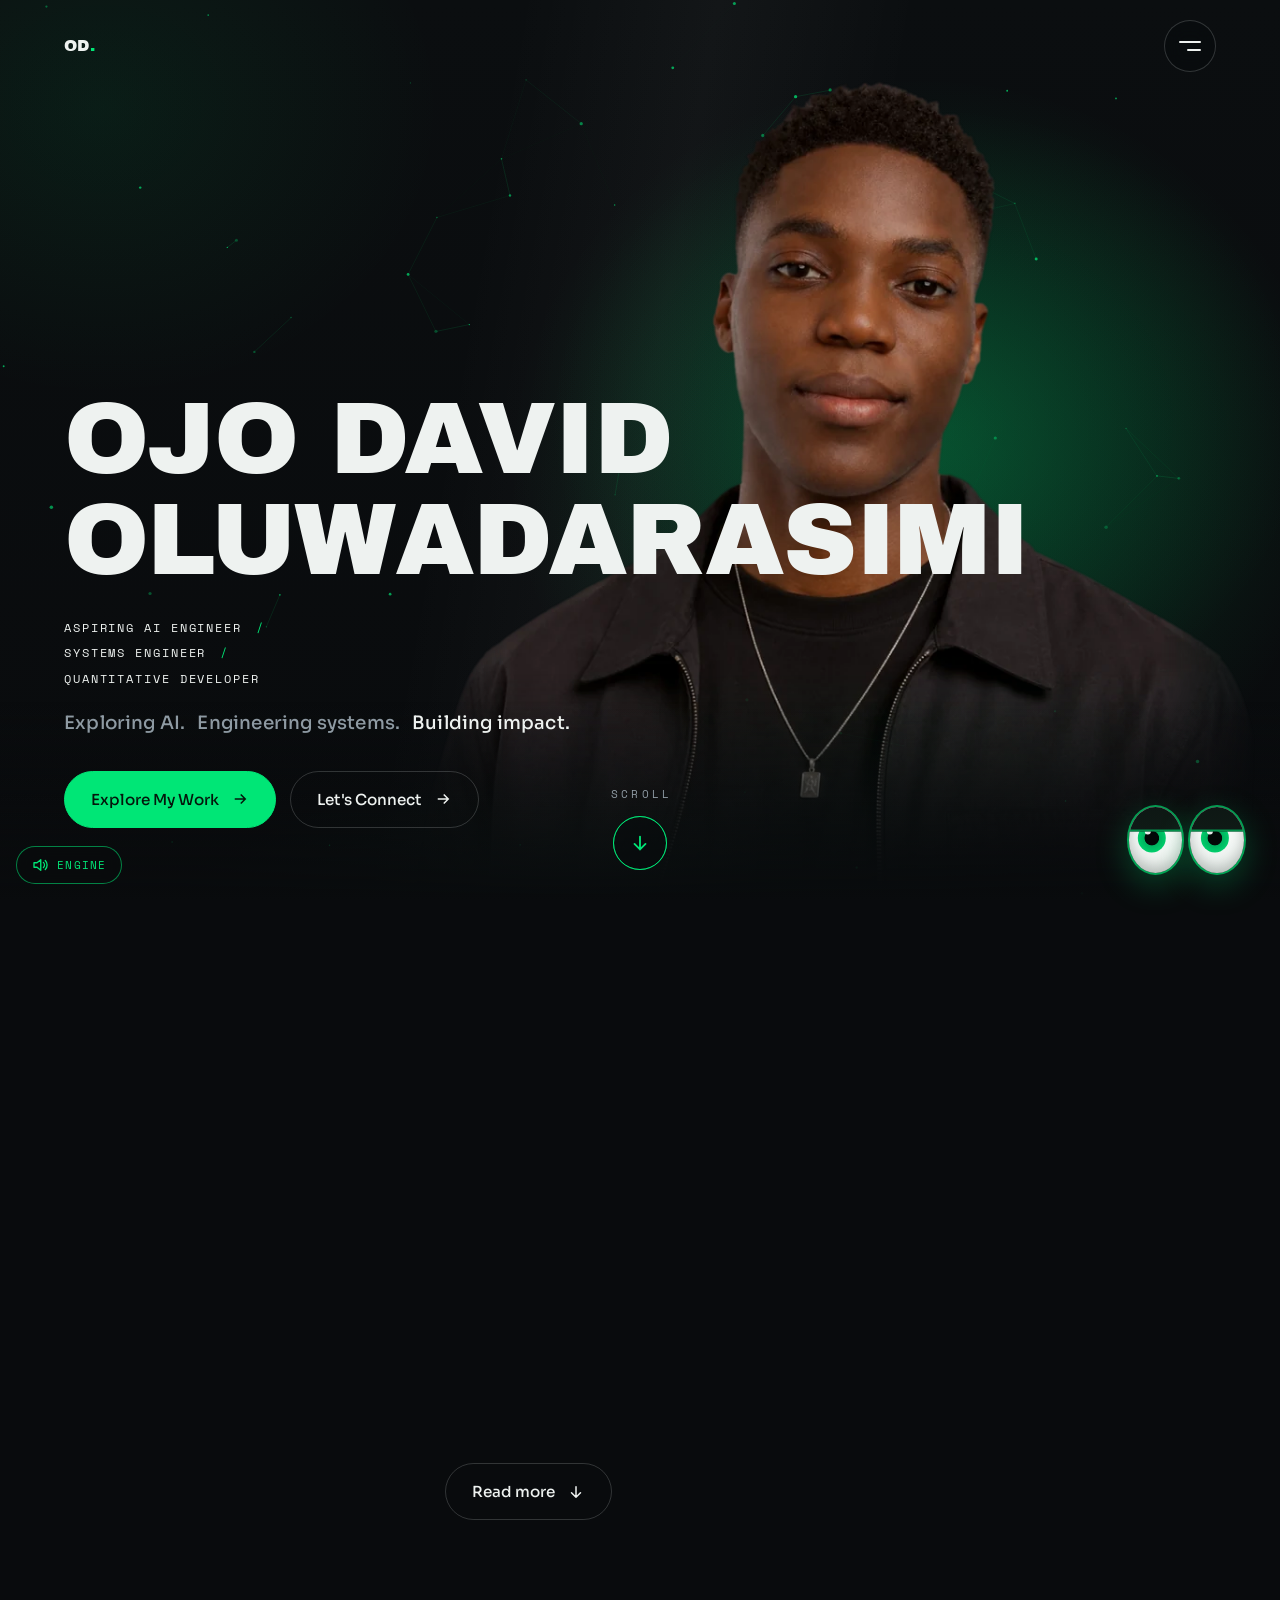
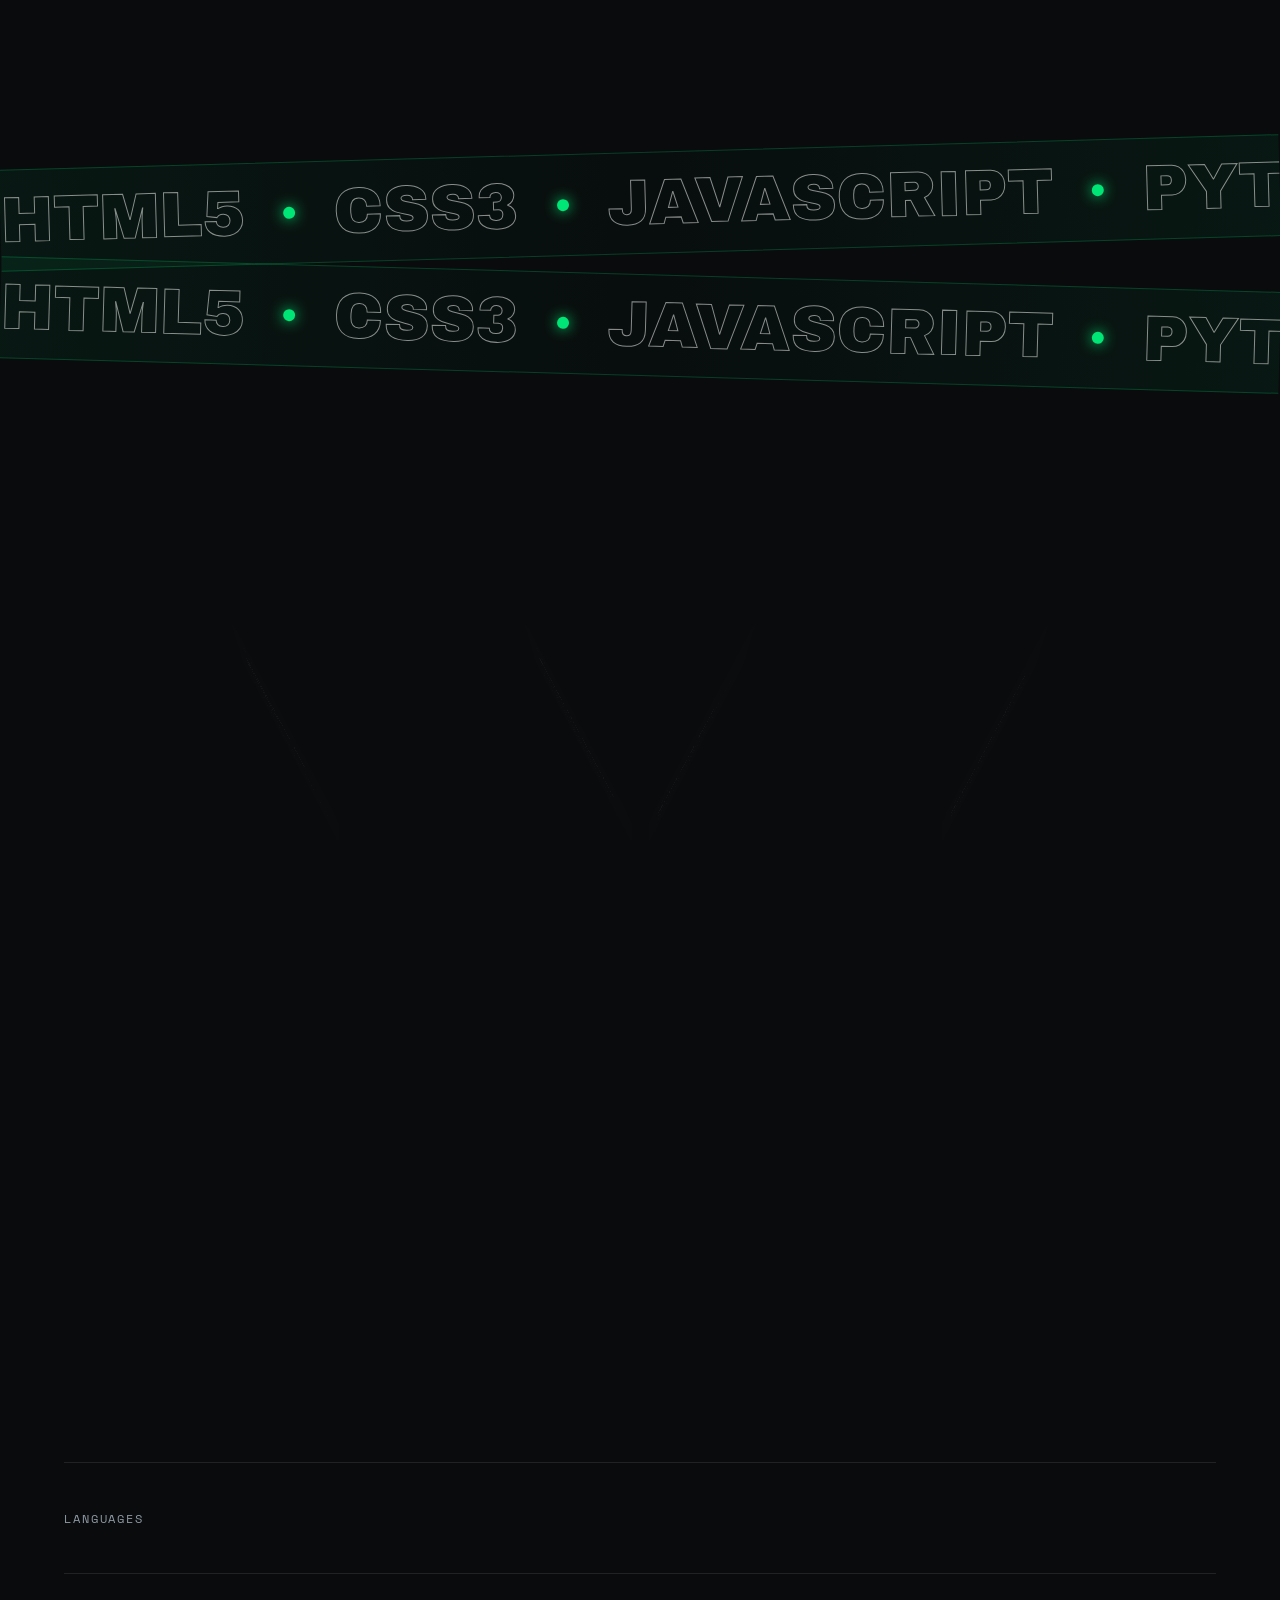
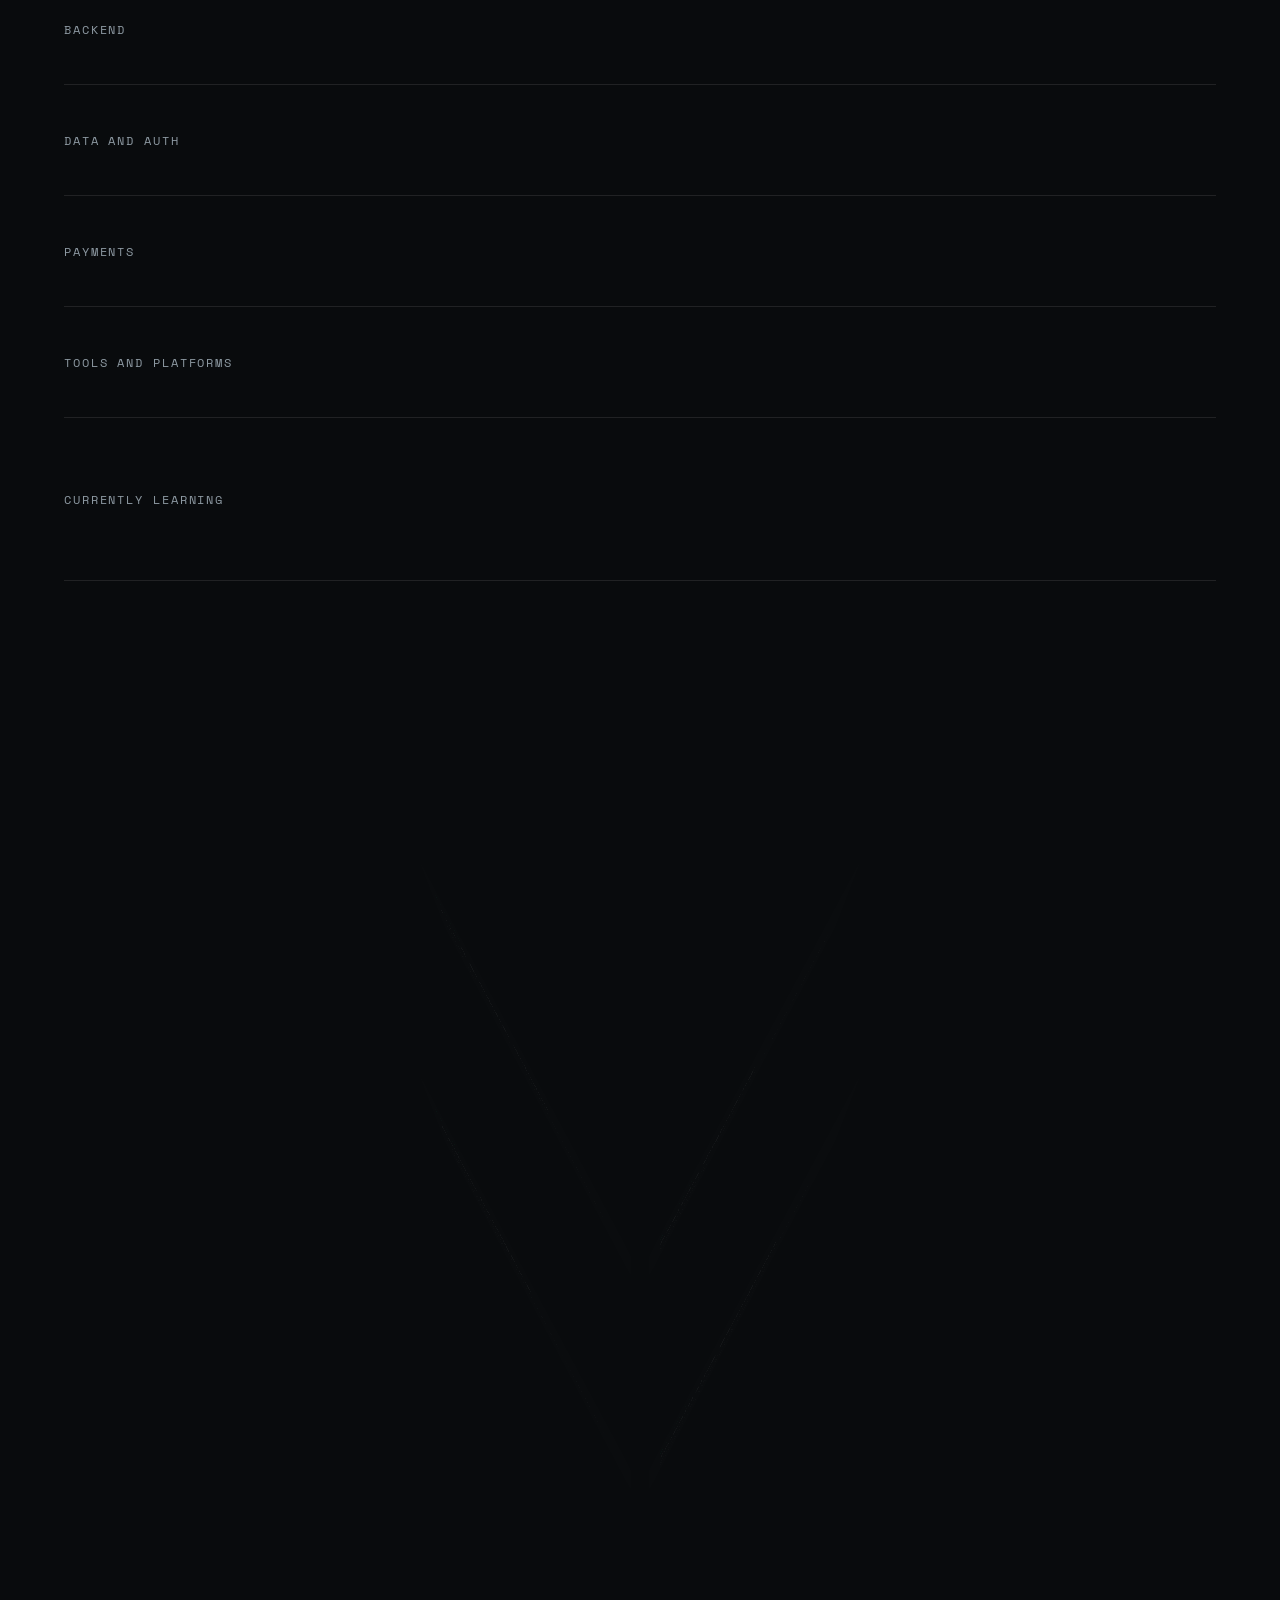
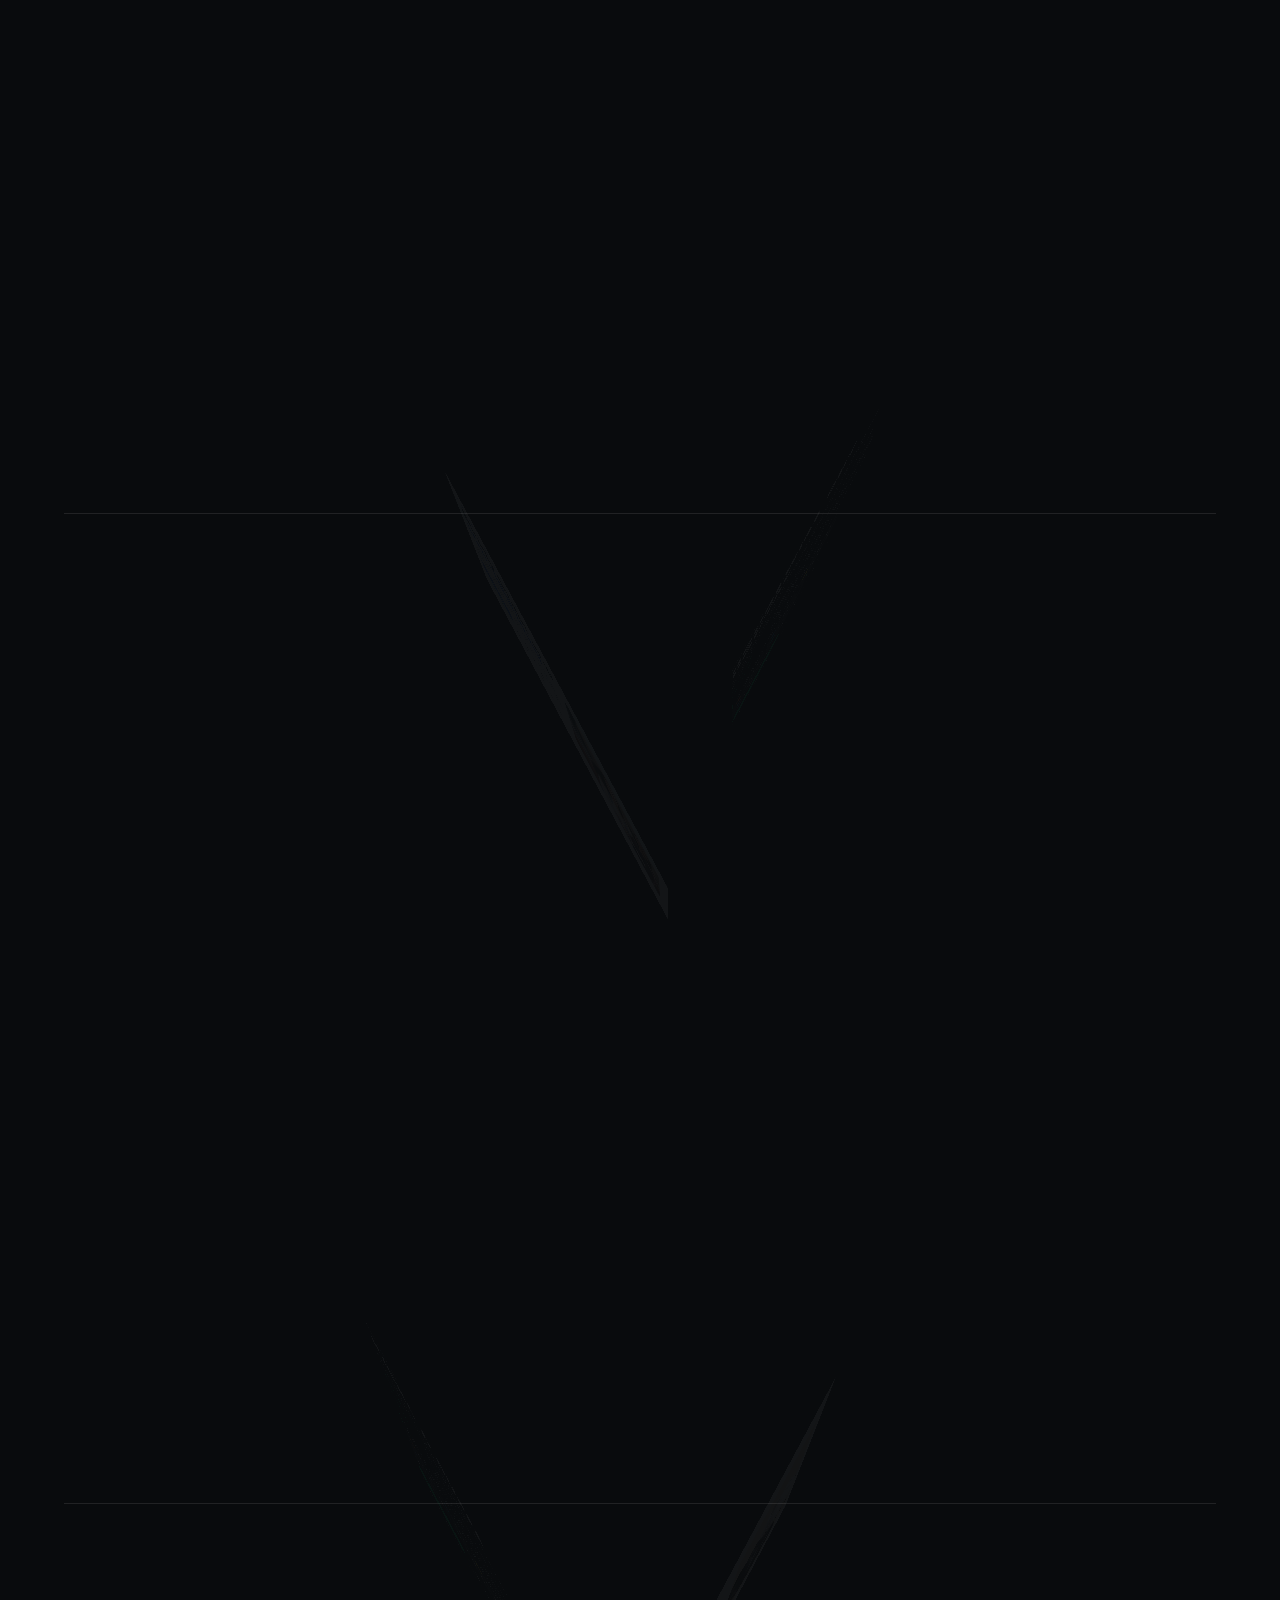
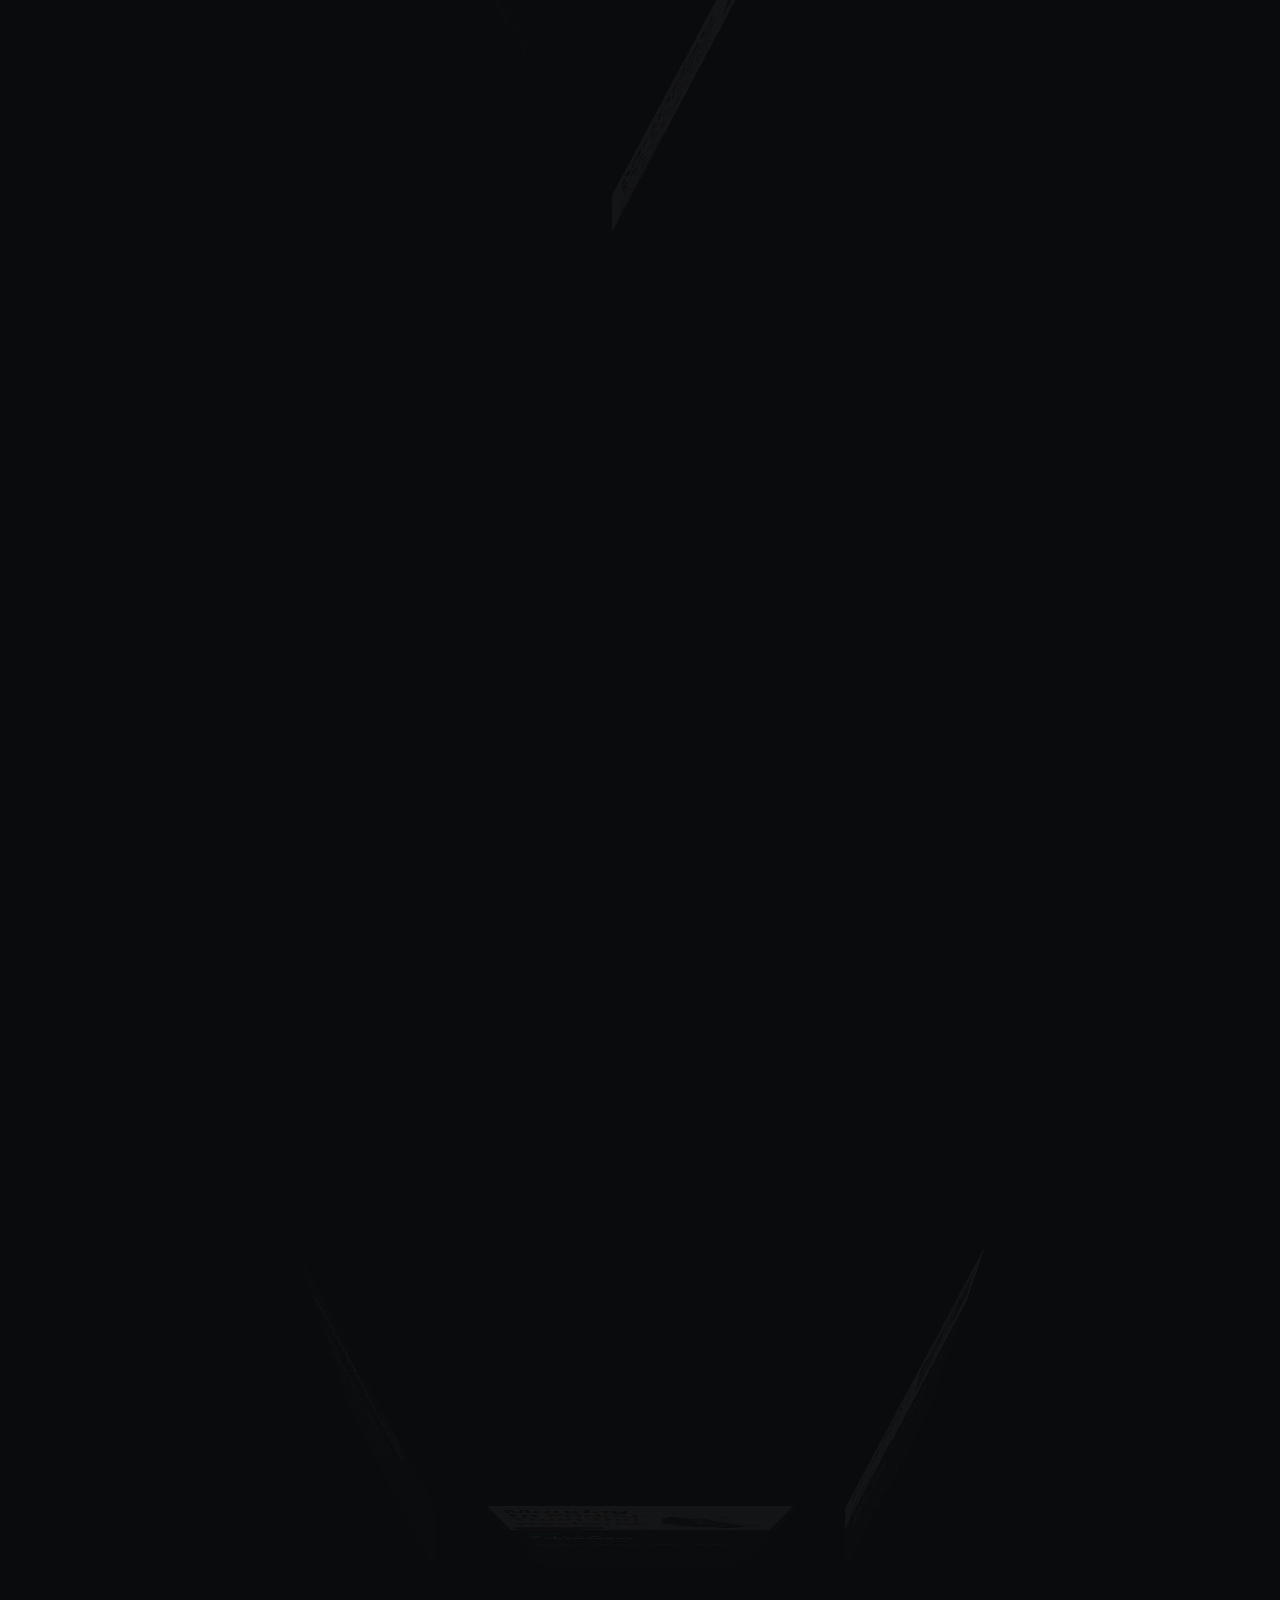
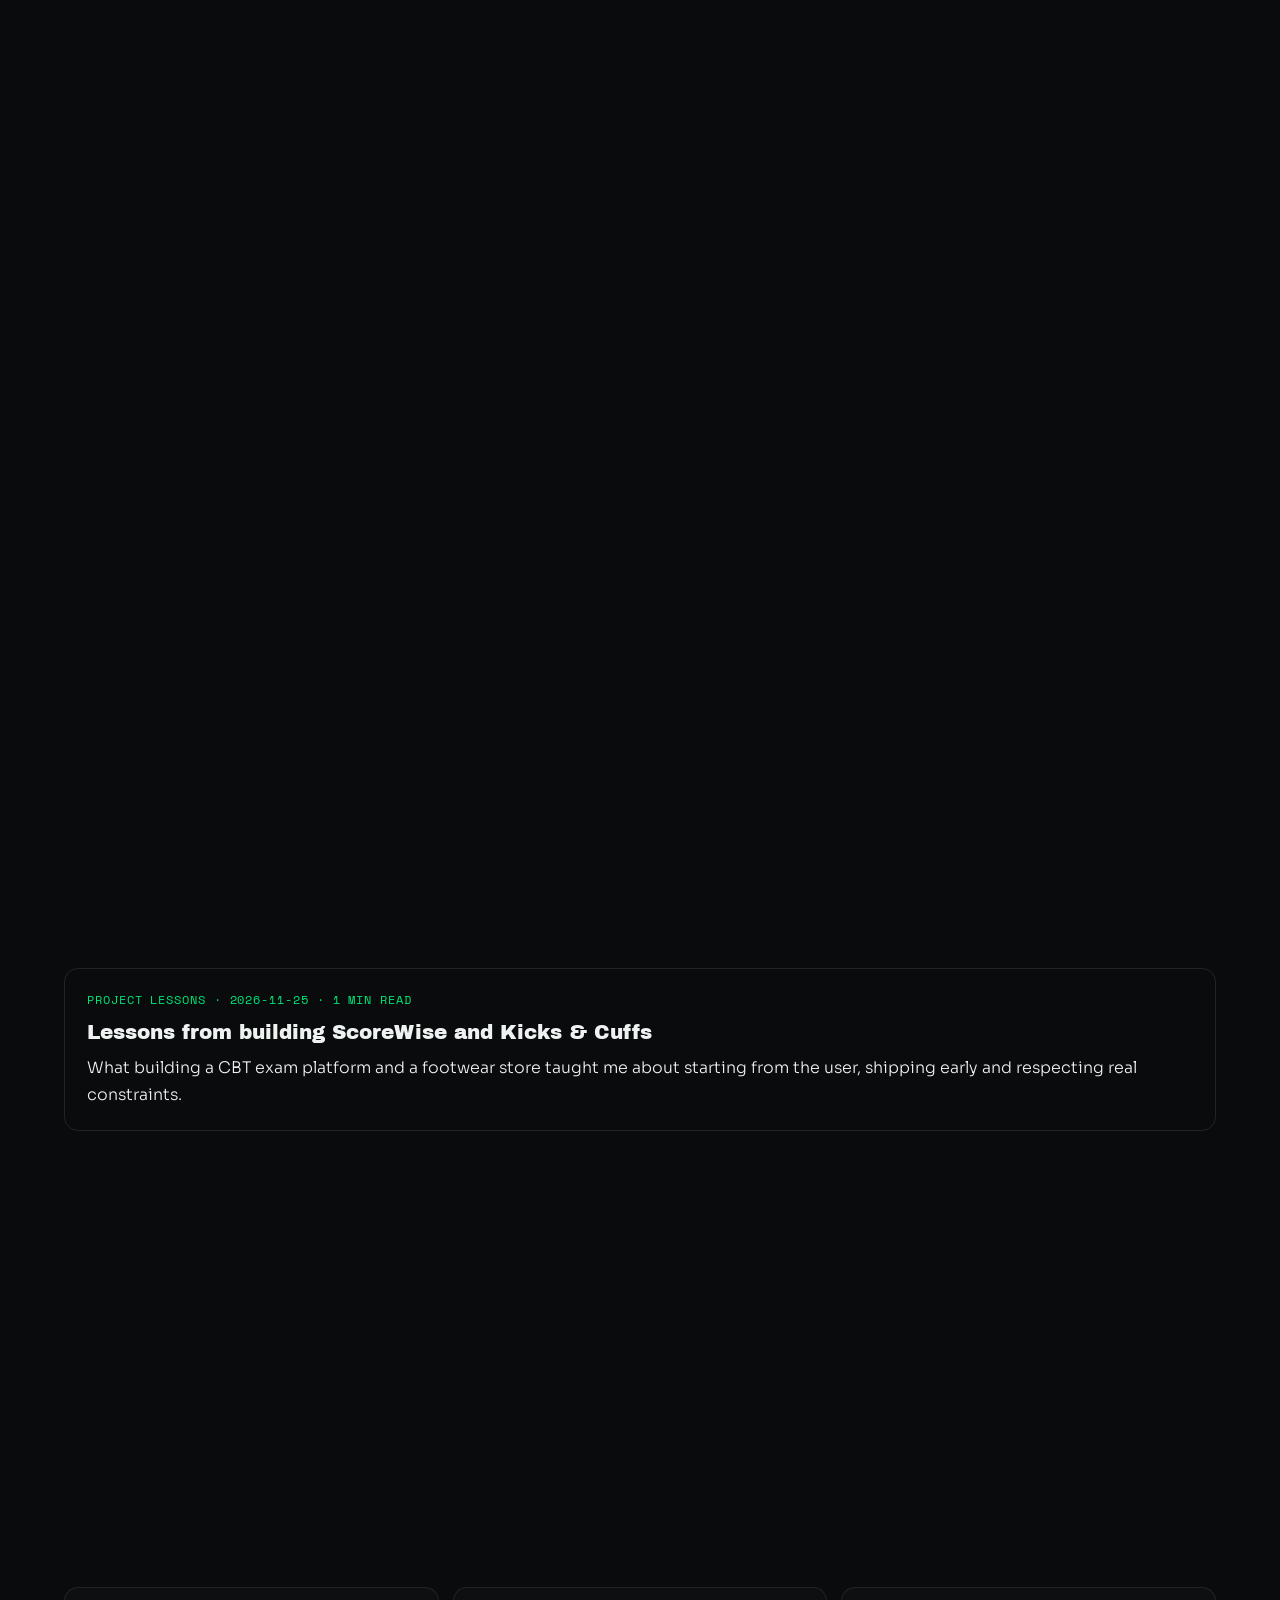
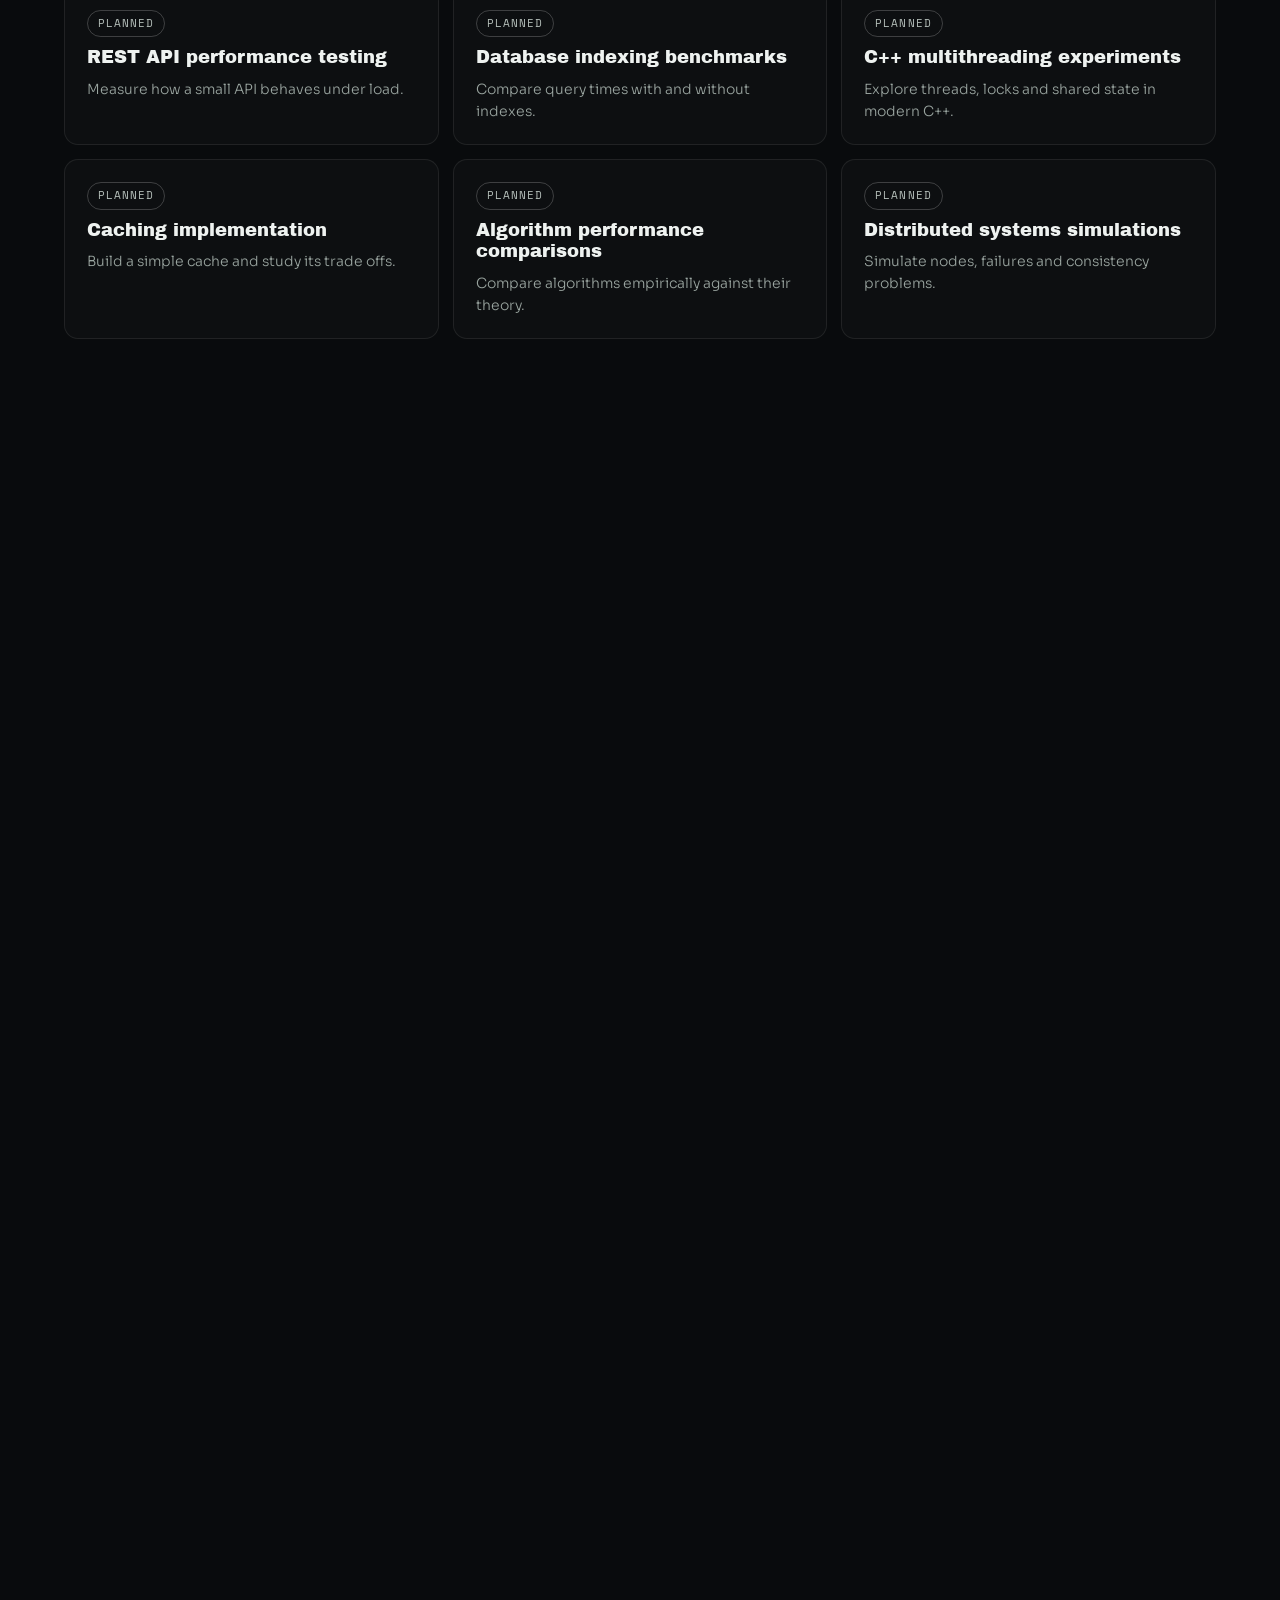
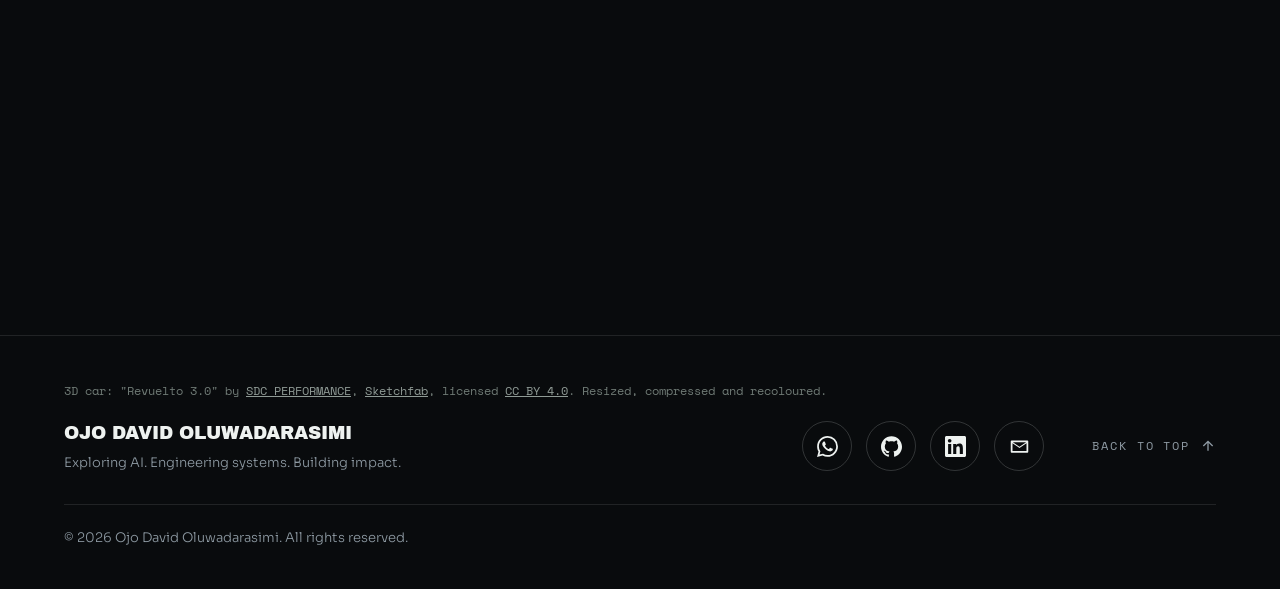
<file: index.html>
<!doctype html>
<html lang="en">
<head>
<meta charset="utf-8">
<meta name="viewport" content="width=device-width, initial-scale=1, viewport-fit=cover">
<title>Ojo David Oluwadarasimi | Aspiring AI, Systems and Quantitative Engineer</title>
<meta name="description" content="Portfolio of Ojo David Oluwadarasimi, an aspiring AI engineer, systems engineer and quantitative developer. Exploring AI, engineering systems and building impact.">
<meta name="theme-color" content="#090B0D">
<link rel="canonical" href="https://ojodavidoluwadarasimi.netlify.app/">
<meta property="og:type" content="website">
<meta property="og:title" content="Ojo David Oluwadarasimi | Cinematic Engineering Portfolio">
<meta property="og:description" content="Exploring AI. Engineering systems. Building impact. Selected work: ScoreWise CBT Portal and Kicks &amp; Cuffs.">
<meta property="og:url" content="https://ojodavidoluwadarasimi.netlify.app/">
<meta property="og:image" content="https://ojodavidoluwadarasimi.netlify.app/assets/og.jpg">
<meta property="og:image:width" content="1200">
<meta property="og:image:height" content="630">
<meta name="twitter:card" content="summary_large_image">
<link rel="icon" href="assets/favicon.svg" type="image/svg+xml">
<link rel="preload" as="image" href="assets/portrait.webp" type="image/webp" imagesrcset="assets/portrait-sm.webp 600w, assets/portrait.webp 900w" imagesizes="(max-width:760px) 90vw, 55vw">
<link rel="preconnect" href="https://fonts.googleapis.com">
<link rel="preconnect" href="https://fonts.gstatic.com" crossorigin>
<link href="https://fonts.googleapis.com/css2?family=Archivo+Black&family=Sora:wght@300;400;500;600&family=Space+Mono:wght@400;700&display=swap" rel="stylesheet">
<script>document.documentElement.classList.add('js')</script>
<script src="js/dm.js"></script>
<link rel="stylesheet" href="css/style.css">
<link rel="stylesheet" href="css/sections.css">
<link rel="stylesheet" href="css/capabilities.css">
<link rel="stylesheet" href="css/motion.css">
</head>
<body>
<div id="sp" aria-hidden="true"></div>
<a class="sr" href="#main">Skip to content</a>

<header class="top">
  <a class="brand" href="#home" aria-label="Ojo David Oluwadarasimi, back to top">OD<i>.</i></a>
  <button class="burger" id="burger" type="button" aria-label="Open navigation" aria-expanded="false" aria-controls="menu"><span class="burger-in"><span></span><span></span></span></button>
</header>

<nav class="menu" id="menu" aria-label="Site navigation">
  <ol>
    <li><a href="#home"><small>01</small>Home</a></li>
    <li><a href="#about"><small>02</small>About</a></li>
    <li><a href="#approach"><small>03</small>Engineering Approach</a></li>
    <li><a href="#technologies"><small>04</small>Technologies</a></li>
    <li><a href="#building"><small>05</small>Currently Building</a></li>
    <li><a href="#projects"><small>06</small>Projects</a></li>
    <li><a href="#build"><small>07</small>What I Can Build</a></li>
    <li><a href="#interests"><small>08</small>Engineering Interests</a></li>
    <li><a href="#notebook"><small>09</small>Engineering Notebook</a></li>
    <li><a href="#lab"><small>10</small>Systems Lab</a></li>
    <li><a href="#github"><small>11</small>GitHub</a></li>
    <li><a href="#contact"><small>12</small>Contact</a></li>
  </ol>
</nav>

<main id="main">
<section class="hero" id="home" aria-label="Introduction" style="padding:0">
  <div class="env" aria-hidden="true"></div>
  <canvas id="field" aria-hidden="true"></canvas>
  <div class="portrait" aria-hidden="false">
    <div class="portrait-in" id="pin">
      <img src="assets/portrait.webp" srcset="assets/portrait-sm.webp 600w, assets/portrait.webp 900w" sizes="(max-width:760px) 112vw, 55vw" width="900" height="876" alt="Portrait of Ojo David Oluwadarasimi" fetchpriority="high" decoding="async">
    </div>
  </div>
  <div class="hero-copy">
    <h1 class="name" aria-label="Ojo David Oluwadarasimi"><span class="ln"><span>Ojo David</span></span><span class="ln"><span>Oluwadarasimi</span></span></h1>
    <p class="roles mono"><span>Aspiring AI Engineer</span><em aria-hidden="true">/</em><span>Systems Engineer</span><em aria-hidden="true">/</em><span>Quantitative Developer</span></p>
    <p class="tagline"><span>Exploring AI.</span><span>Engineering systems.</span><span>Building impact.</span></p>
    <div class="actions">
      <a class="btn p" href="#projects">Explore My Work <svg viewBox="0 0 24 24" fill="none" stroke="currentColor" stroke-width="2" aria-hidden="true"><path d="M5 12h14M13 6l6 6-6 6"/></svg></a>
      <a class="btn g" href="#contact">Let's Connect <svg viewBox="0 0 24 24" fill="none" stroke="currentColor" stroke-width="2" aria-hidden="true"><path d="M5 12h14M13 6l6 6-6 6"/></svg></a>
    </div>
  </div>
  <a class="cue" href="#about" aria-label="Scroll down to About"><span class="mono">Scroll</span><b class="cue-btn" aria-hidden="true"><svg viewBox="0 0 24 24" fill="none" stroke="currentColor" stroke-width="2" stroke-linecap="round" stroke-linejoin="round"><path d="M12 5v14M6 13l6 6 6-6"/></svg></b></a>
</section>

<section id="about">
  <div class="wrap">
    <div class="sec-head">
      <p class="mono rv">02 / About</p>
      <h2 data-split><span class="ln"><span>Beyond</span></span><span class="ln"><span>the code.</span></span></h2>
    </div>
    <div class="about-body">
      <p class="rv" id="about-lead">I'm Ojo David Oluwadarasimi, a developer driven by the desire to turn ideas into meaningful digital products. I enjoy creating things that people can interact with and find useful, from visually engaging websites and online stores to educational platforms and custom web applications.</p>
      <div class="about-more" id="about-more"><div class="am-in" id="typed">
        <p data-type>My approach to development goes beyond making things look good. I enjoy understanding the problem behind an idea, figuring out how its different parts should work together and bringing the solution to life through code.</p>
        <p data-type>I've explored this through projects like ScoreWise CBT Portal and Kicks &amp; Cuffs, where I've worked on building practical digital experiences that address real needs.</p>
        <p data-type>Beyond web development, I'm particularly interested in artificial intelligence, systems engineering and quantitative development. I'm constantly learning, experimenting and challenging myself to understand technology at a deeper level.</p>
        <p data-type>My goal is to grow into an engineer capable of designing and building reliable, intelligent and impactful systems.</p>
      </div></div>
      <button class="btn g more" id="more" type="button" aria-expanded="false" aria-controls="about-more"><span class="lbl">Read more</span> <svg class="chev" viewBox="0 0 24 24" fill="none" stroke="currentColor" stroke-width="2" stroke-linecap="round" stroke-linejoin="round" aria-hidden="true"><path d="M12 5v14M6 13l6 6 6-6"/></svg></button>
    </div>
    <div class="res-row rv"><a class="btn p res" href="assets/Ojo-David-Oluwadarasimi-Resume.pdf" download="Ojo-David-Oluwadarasimi-Resume.pdf" data-resume>Download Résumé <svg viewBox="0 0 24 24" fill="none" stroke="currentColor" stroke-width="2" aria-hidden="true"><path d="M12 3v12m0 0-5-5m5 5 5-5M4 20h16"/></svg></a><small>PDF · 1 page</small></div>
  </div>
</section>

<div class="band" aria-hidden="true"><div class="track"><span>HTML5</span><i></i><span>CSS3</span><i></i><span>JavaScript</span><i></i><span>Python</span><i></i><span>FastAPI</span><i></i><span>Supabase</span><i></i><span>PostgreSQL</span><i></i><span>Paystack</span><i></i><span>Vercel</span><i></i><span>Git</span><i></i><span>GitHub</span><i></i><span>HTML5</span><i></i><span>CSS3</span><i></i><span>JavaScript</span><i></i><span>Python</span><i></i><span>FastAPI</span><i></i><span>Supabase</span><i></i><span>PostgreSQL</span><i></i><span>Paystack</span><i></i><span>Vercel</span><i></i><span>Git</span><i></i><span>GitHub</span><i></i></div></div>
<div class="band rev" aria-hidden="true"><div class="track"><span>HTML5</span><i></i><span>CSS3</span><i></i><span>JavaScript</span><i></i><span>Python</span><i></i><span>FastAPI</span><i></i><span>Supabase</span><i></i><span>PostgreSQL</span><i></i><span>Paystack</span><i></i><span>Vercel</span><i></i><span>Git</span><i></i><span>GitHub</span><i></i><span>HTML5</span><i></i><span>CSS3</span><i></i><span>JavaScript</span><i></i><span>Python</span><i></i><span>FastAPI</span><i></i><span>Supabase</span><i></i><span>PostgreSQL</span><i></i><span>Paystack</span><i></i><span>Vercel</span><i></i><span>Git</span><i></i><span>GitHub</span><i></i></div></div>

<section id="approach">
  <div class="wrap">
    <div class="sec-head">
      <p class="mono rv">03 / Engineering Approach</p>
      <h2 data-split><span class="ln"><span>How I think.</span></span><span class="ln"><span>How I build.</span></span></h2>
    </div>
    <ol class="steps" data-row>
      <li class="step rv"><span class="n">01</span><h3>Understand the Problem</h3><p>Requirements, constraints and expected outcomes.</p></li>
      <li class="step rv"><span class="n">02</span><h3>Design the Solution</h3><p>Architecture, system components, data flow and technical decisions.</p></li>
      <li class="step rv"><span class="n">03</span><h3>Build and Test</h3><p>Implementation, debugging, testing and validation.</p></li>
      <li class="step rv"><span class="n">04</span><h3>Refine and Improve</h3><p>Performance, reliability, maintainability and scalability.</p></li>
    </ol>
  </div>
</section>

<section id="technologies">
  <div class="wrap">
    <div class="sec-head">
      <p class="mono rv">04 / Technologies</p>
      <h2 data-split><span class="ln"><span>The tools</span></span><span class="ln"><span>behind the build.</span></span></h2>
    </div>
    <div class="stack">
      <div class="row" data-row><p class="mono">Languages</p><div class="badges"><span class="badge"><svg viewBox="0 0 24 24" aria-hidden="true" focusable="false" fill="#E34F26"><path d="M1.5 0h21l-1.91 21.563L11.977 24l-8.564-2.438L1.5 0zm7.031 9.75l-.232-2.718 10.059.003.23-2.622L5.412 4.41l.698 8.01h9.126l-.326 3.426-2.91.804-2.955-.81-.188-2.11H6.248l.33 4.171L12 19.351l5.379-1.443.744-8.157H8.531z"/></svg>HTML5</span><span class="badge"><svg viewBox="0 0 24 24" aria-hidden="true" focusable="false" fill="#1572B6"><path d="M1.5 0h21l-1.91 21.563L11.977 24l-8.565-2.438L1.5 0zm17.09 4.413L5.41 4.41l.213 2.622 10.125.002-.255 2.716h-6.64l.24 2.573h6.182l-.366 3.523-2.91.804-2.956-.81-.188-2.11h-2.61l.29 3.855L12 19.288l5.373-1.53L18.59 4.414z"/></svg>CSS3</span><span class="badge"><svg viewBox="0 0 24 24" aria-hidden="true" focusable="false" fill="#F7DF1E"><path d="M0 0h24v24H0V0zm22.034 18.276c-.175-1.095-.888-2.015-3.003-2.873-.736-.345-1.554-.585-1.797-1.14-.091-.33-.105-.51-.046-.705.15-.646.915-.84 1.515-.66.39.12.75.42.976.9 1.034-.676 1.034-.676 1.755-1.125-.27-.42-.404-.601-.586-.78-.63-.705-1.469-1.065-2.834-1.034l-.705.089c-.676.165-1.32.525-1.71 1.005-1.14 1.291-.811 3.541.569 4.471 1.365 1.02 3.361 1.244 3.616 2.205.24 1.17-.87 1.545-1.966 1.41-.811-.18-1.26-.586-1.755-1.336l-1.83 1.051c.21.48.45.689.81 1.109 1.74 1.756 6.09 1.666 6.871-1.004.029-.09.24-.705.074-1.65l.046.067zm-8.983-7.245h-2.248c0 1.938-.009 3.864-.009 5.805 0 1.232.063 2.363-.138 2.711-.33.689-1.18.601-1.566.48-.396-.196-.597-.466-.83-.855-.063-.105-.11-.196-.127-.196l-1.825 1.125c.305.63.75 1.172 1.324 1.517.855.51 2.004.675 3.207.405.783-.226 1.458-.691 1.811-1.411.51-.93.402-2.07.397-3.346.012-2.054 0-4.109 0-6.179l.004-.056z"/></svg>JavaScript</span><span class="badge"><svg viewBox="0 0 24 24" aria-hidden="true" focusable="false" fill="#3776AB"><path d="M14.25.18l.9.2.73.26.59.3.45.32.34.34.25.34.16.33.1.3.04.26.02.2-.01.13V8.5l-.05.63-.13.55-.21.46-.26.38-.3.31-.33.25-.35.19-.35.14-.33.1-.3.07-.26.04-.21.02H8.77l-.69.05-.59.14-.5.22-.41.27-.33.32-.27.35-.2.36-.15.37-.1.35-.07.32-.04.27-.02.21v3.06H3.17l-.21-.03-.28-.07-.32-.12-.35-.18-.36-.26-.36-.36-.35-.46-.32-.59-.28-.73-.21-.88-.14-1.05-.05-1.23.06-1.22.16-1.04.24-.87.32-.71.36-.57.4-.44.42-.33.42-.24.4-.16.36-.1.32-.05.24-.01h.16l.06.01h8.16v-.83H6.18l-.01-2.75-.02-.37.05-.34.11-.31.17-.28.25-.26.31-.23.38-.2.44-.18.51-.15.58-.12.64-.1.71-.06.77-.04.84-.02 1.27.05zm-6.3 1.98l-.23.33-.08.41.08.41.23.34.33.22.41.09.41-.09.33-.22.23-.34.08-.41-.08-.41-.23-.33-.33-.22-.41-.09-.41.09zm13.09 3.95l.28.06.32.12.35.18.36.27.36.35.35.47.32.59.28.73.21.88.14 1.04.05 1.23-.06 1.23-.16 1.04-.24.86-.32.71-.36.57-.4.45-.42.33-.42.24-.4.16-.36.09-.32.05-.24.02-.16-.01h-8.22v.82h5.84l.01 2.76.02.36-.05.34-.11.31-.17.29-.25.25-.31.24-.38.2-.44.17-.51.15-.58.13-.64.09-.71.07-.77.04-.84.01-1.27-.04-1.07-.14-.9-.2-.73-.25-.59-.3-.45-.33-.34-.34-.25-.34-.16-.33-.1-.3-.04-.25-.02-.2.01-.13v-5.34l.05-.64.13-.54.21-.46.26-.38.3-.32.33-.24.35-.2.35-.14.33-.1.3-.06.26-.04.21-.02.13-.01h5.84l.69-.05.59-.14.5-.21.41-.28.33-.32.27-.35.2-.36.15-.36.1-.35.07-.32.04-.28.02-.21V6.07h2.09l.14.01zm-6.47 14.25l-.23.33-.08.41.08.41.23.33.33.23.41.08.41-.08.33-.23.23-.33.08-.41-.08-.41-.23-.33-.33-.23-.41-.08-.41.08z"/></svg>Python</span></div></div>
      <div class="row" data-row><p class="mono">Backend</p><div class="badges"><span class="badge"><svg viewBox="0 0 24 24" aria-hidden="true" focusable="false" fill="#009688"><path d="M12 .0387C5.3729.0384.0003 5.3931 0 11.9988c-.001 6.6066 5.372 11.9628 12 11.9625 6.628.0003 12.001-5.3559 12-11.9625-.0003-6.6057-5.3729-11.9604-12-11.96m-.829 5.4153h7.55l-7.5805 5.3284h5.1828L5.279 18.5436q2.9466-6.5444 5.892-13.0896"/></svg>FastAPI</span></div></div>
      <div class="row" data-row><p class="mono">Data and auth</p><div class="badges"><span class="badge"><svg viewBox="0 0 24 24" aria-hidden="true" focusable="false" fill="#4169E1"><path d="M23.5594 14.7228a.5269.5269 0 0 0-.0563-.1191c-.139-.2632-.4768-.3418-1.0074-.2321-1.6533.3411-2.2935.1312-2.5256-.0191 1.342-2.0482 2.445-4.522 3.0411-6.8297.2714-1.0507.7982-3.5237.1222-4.7316a1.5641 1.5641 0 0 0-.1509-.235C21.6931.9086 19.8007.0248 17.5099.0005c-1.4947-.0158-2.7705.3461-3.1161.4794a9.449 9.449 0 0 0-.5159-.0816 8.044 8.044 0 0 0-1.3114-.1278c-1.1822-.0184-2.2038.2642-3.0498.8406-.8573-.3211-4.7888-1.645-7.2219.0788C.9359 2.1526.3086 3.8733.4302 6.3043c.0409.818.5069 3.334 1.2423 5.7436.4598 1.5065.9387 2.7019 1.4334 3.582.553.9942 1.1259 1.5933 1.7143 1.7895.4474.1491 1.1327.1441 1.8581-.7279.8012-.9635 1.5903-1.8258 1.9446-2.2069.4351.2355.9064.3625 1.39.3772a.0569.0569 0 0 0 .0004.0041 11.0312 11.0312 0 0 0-.2472.3054c-.3389.4302-.4094.5197-1.5002.7443-.3102.064-1.1344.2339-1.1464.8115-.0025.1224.0329.2309.0919.3268.2269.4231.9216.6097 1.015.6331 1.3345.3335 2.5044.092 3.3714-.6787-.017 2.231.0775 4.4174.3454 5.0874.2212.5529.7618 1.9045 2.4692 1.9043.2505 0 .5263-.0291.8296-.0941 1.7819-.3821 2.5557-1.1696 2.855-2.9059.1503-.8707.4016-2.8753.5388-4.1012.0169-.0703.0357-.1207.057-.1362.0007-.0005.0697-.0471.4272.0307a.3673.3673 0 0 0 .0443.0068l.2539.0223.0149.001c.8468.0384 1.9114-.1426 2.5312-.4308.6438-.2988 1.8057-1.0323 1.5951-1.6698zM2.371 11.8765c-.7435-2.4358-1.1779-4.8851-1.2123-5.5719-.1086-2.1714.4171-3.6829 1.5623-4.4927 1.8367-1.2986 4.8398-.5408 6.108-.13-.0032.0032-.0066.0061-.0098.0094-2.0238 2.044-1.9758 5.536-1.9708 5.7495-.0002.0823.0066.1989.0162.3593.0348.5873.0996 1.6804-.0735 2.9184-.1609 1.1504.1937 2.2764.9728 3.0892.0806.0841.1648.1631.2518.2374-.3468.3714-1.1004 1.1926-1.9025 2.1576-.5677.6825-.9597.5517-1.0886.5087-.3919-.1307-.813-.5871-1.2381-1.3223-.4796-.839-.9635-2.0317-1.4155-3.5126zm6.0072 5.0871c-.1711-.0428-.3271-.1132-.4322-.1772.0889-.0394.2374-.0902.4833-.1409 1.2833-.2641 1.4815-.4506 1.9143-1.0002.0992-.126.2116-.2687.3673-.4426a.3549.3549 0 0 0 .0737-.1298c.1708-.1513.2724-.1099.4369-.0417.156.0646.3078.26.3695.4752.0291.1016.0619.2945-.0452.4444-.9043 1.2658-2.2216 1.2494-3.1676 1.0128zm2.094-3.988-.0525.141c-.133.3566-.2567.6881-.3334 1.003-.6674-.0021-1.3168-.2872-1.8105-.8024-.6279-.6551-.9131-1.5664-.7825-2.5004.1828-1.3079.1153-2.4468.079-3.0586-.005-.0857-.0095-.1607-.0122-.2199.2957-.2621 1.6659-.9962 2.6429-.7724.4459.1022.7176.4057.8305.928.5846 2.7038.0774 3.8307-.3302 4.7363-.084.1866-.1633.3629-.2311.5454zm7.3637 4.5725c-.0169.1768-.0358.376-.0618.5959l-.146.4383a.3547.3547 0 0 0-.0182.1077c-.0059.4747-.054.6489-.115.8693-.0634.2292-.1353.4891-.1794 1.0575-.11 1.4143-.8782 2.2267-2.4172 2.5565-1.5155.3251-1.7843-.4968-2.0212-1.2217a6.5824 6.5824 0 0 0-.0769-.2266c-.2154-.5858-.1911-1.4119-.1574-2.5551.0165-.5612-.0249-1.9013-.3302-2.6462.0044-.2932.0106-.5909.019-.8918a.3529.3529 0 0 0-.0153-.1126 1.4927 1.4927 0 0 0-.0439-.208c-.1226-.4283-.4213-.7866-.7797-.9351-.1424-.059-.4038-.1672-.7178-.0869.067-.276.1831-.5875.309-.9249l.0529-.142c.0595-.16.134-.3257.213-.5012.4265-.9476 1.0106-2.2453.3766-5.1772-.2374-1.0981-1.0304-1.6343-2.2324-1.5098-.7207.0746-1.3799.3654-1.7088.5321a5.6716 5.6716 0 0 0-.1958.1041c.0918-1.1064.4386-3.1741 1.7357-4.4823a4.0306 4.0306 0 0 1 .3033-.276.3532.3532 0 0 0 .1447-.0644c.7524-.5706 1.6945-.8506 2.802-.8325.4091.0067.8017.0339 1.1742.081 1.939.3544 3.2439 1.4468 4.0359 2.3827.8143.9623 1.2552 1.9315 1.4312 2.4543-1.3232-.1346-2.2234.1268-2.6797.779-.9926 1.4189.543 4.1729 1.2811 5.4964.1353.2426.2522.4522.2889.5413.2403.5825.5515.9713.7787 1.2552.0696.087.1372.1714.1885.245-.4008.1155-1.1208.3825-1.0552 1.717-.0123.1563-.0423.4469-.0834.8148-.0461.2077-.0702.4603-.0994.7662zm.8905-1.6211c-.0405-.8316.2691-.9185.5967-1.0105a2.8566 2.8566 0 0 0 .135-.0406 1.202 1.202 0 0 0 .1342.103c.5703.3765 1.5823.4213 3.0068.1344-.2016.1769-.5189.3994-.9533.6011-.4098.1903-1.0957.333-1.7473.3636-.7197.0336-1.0859-.0807-1.1721-.151zm.5695-9.2712c-.0059.3508-.0542.6692-.1054 1.0017-.055.3576-.112.7274-.1264 1.1762-.0142.4368.0404.8909.0932 1.3301.1066.887.216 1.8003-.2075 2.7014a3.5272 3.5272 0 0 1-.1876-.3856c-.0527-.1276-.1669-.3326-.3251-.6162-.6156-1.1041-2.0574-3.6896-1.3193-4.7446.3795-.5427 1.3408-.5661 2.1781-.463zm.2284 7.0137a12.3762 12.3762 0 0 0-.0853-.1074l-.0355-.0444c.7262-1.1995.5842-2.3862.4578-3.4385-.0519-.4318-.1009-.8396-.0885-1.2226.0129-.4061.0666-.7543.1185-1.0911.0639-.415.1288-.8443.1109-1.3505.0134-.0531.0188-.1158.0118-.1902-.0457-.4855-.5999-1.938-1.7294-3.253-.6076-.7073-1.4896-1.4972-2.6889-2.0395.5251-.1066 1.2328-.2035 2.0244-.1859 2.0515.0456 3.6746.8135 4.8242 2.2824a.908.908 0 0 1 .0667.1002c.7231 1.3556-.2762 6.2751-2.9867 10.5405zm-8.8166-6.1162c-.025.1794-.3089.4225-.6211.4225a.5821.5821 0 0 1-.0809-.0056c-.1873-.026-.3765-.144-.5059-.3156-.0458-.0605-.1203-.178-.1055-.2844.0055-.0401.0261-.0985.0925-.1488.1182-.0894.3518-.1226.6096-.0867.3163.0441.6426.1938.6113.4186zm7.9305-.4114c.0111.0792-.049.201-.1531.3102-.0683.0717-.212.1961-.4079.2232a.5456.5456 0 0 1-.075.0052c-.2935 0-.5414-.2344-.5607-.3717-.024-.1765.2641-.3106.5611-.352.297-.0414.6111.0088.6356.1851z"/></svg>PostgreSQL</span><span class="badge"><svg viewBox="0 0 24 24" aria-hidden="true" focusable="false" fill="#3FCF8E"><path d="M11.9 1.036c-.015-.986-1.26-1.41-1.874-.637L.764 12.05C-.33 13.427.65 15.455 2.409 15.455h9.579l.113 7.51c.014.985 1.259 1.408 1.873.636l9.262-11.653c1.093-1.375.113-3.403-1.645-3.403h-9.642z"/></svg>Supabase</span></div></div>
      <div class="row" data-row><p class="mono">Payments</p><div class="badges"><span class="badge"><span class="pay" aria-hidden="true">P</span>Paystack</span></div></div>
      <div class="row" data-row><p class="mono">Tools and platforms</p><div class="badges"><span class="badge"><svg viewBox="0 0 24 24" aria-hidden="true" focusable="false" fill="#F05032"><path d="M23.546 10.93L13.067.452c-.604-.603-1.582-.603-2.188 0L8.708 2.627l2.76 2.76c.645-.215 1.379-.07 1.889.441.516.515.658 1.258.438 1.9l2.658 2.66c.645-.223 1.387-.078 1.9.435.721.72.721 1.884 0 2.604-.719.719-1.881.719-2.6 0-.539-.541-.674-1.337-.404-1.996L12.86 8.955v6.525c.176.086.342.203.488.348.713.721.713 1.883 0 2.6-.719.721-1.889.721-2.609 0-.719-.719-.719-1.879 0-2.598.182-.18.387-.316.605-.406V8.835c-.217-.091-.424-.222-.6-.401-.545-.545-.676-1.342-.396-2.009L7.636 3.7.45 10.881c-.6.605-.6 1.584 0 2.189l10.48 10.477c.604.604 1.582.604 2.186 0l10.43-10.43c.605-.603.605-1.582 0-2.187"/></svg>Git</span><span class="badge"><svg viewBox="0 0 24 24" aria-hidden="true" focusable="false" fill="#EEF2F0"><path d="M12 .297c-6.63 0-12 5.373-12 12 0 5.303 3.438 9.8 8.205 11.385.6.113.82-.258.82-.577 0-.285-.01-1.04-.015-2.04-3.338.724-4.042-1.61-4.042-1.61C4.422 18.07 3.633 17.7 3.633 17.7c-1.087-.744.084-.729.084-.729 1.205.084 1.838 1.236 1.838 1.236 1.07 1.835 2.809 1.305 3.495.998.108-.776.417-1.305.76-1.605-2.665-.3-5.466-1.332-5.466-5.93 0-1.31.465-2.38 1.235-3.22-.135-.303-.54-1.523.105-3.176 0 0 1.005-.322 3.3 1.23.96-.267 1.98-.399 3-.405 1.02.006 2.04.138 3 .405 2.28-1.552 3.285-1.23 3.285-1.23.645 1.653.24 2.873.12 3.176.765.84 1.23 1.91 1.23 3.22 0 4.61-2.805 5.625-5.475 5.92.42.36.81 1.096.81 2.22 0 1.606-.015 2.896-.015 3.286 0 .315.21.69.825.57C20.565 22.092 24 17.592 24 12.297c0-6.627-5.373-12-12-12"/></svg>GitHub</span><span class="badge"><svg viewBox="0 0 24 24" aria-hidden="true" focusable="false" fill="#EEF2F0"><path d="M24 22.525H0l12-21.05 12 21.05z"/></svg>Vercel</span></div></div>
      <div class="row" data-row><p class="mono">Currently learning</p><div class="badges"><span class="badge learn">C++</span><span class="badge learn">Data structures and algorithms</span><span class="badge learn">Machine learning fundamentals</span><span class="badge learn">Operating systems</span><span class="badge learn">Networks</span><span class="badge learn">System design</span></div></div>
    </div>
    <p class="note rv">Solid badges are tools used in the projects below. Dashed labels are areas I am actively studying.</p>
  </div>
</section>

<section id="building">
  <div class="wrap">
    <div class="sec-head">
      <p class="mono rv">05 / Currently Building</p>
      <h2 data-split><span class="ln"><span>Beyond what</span></span><span class="ln"><span>I've already built.</span></span></h2>
    </div>
    <div class="areas">
      <article class="area rv"><span class="stat"><i></i>Learning</span><h3>C++ &amp; Computer Science</h3><p>Modern C++, OOP, memory management, data structures and algorithms.</p></article>
      <article class="area rv"><span class="stat"><i></i>Exploring</span><h3>Systems Engineering</h3><p>Operating systems, networking, concurrency, distributed systems and system design.</p></article>
      <article class="area rv"><span class="stat"><i></i>Exploring</span><h3>Artificial Intelligence</h3><p>Python, machine learning fundamentals, data processing and intelligent applications.</p></article>
      <article class="area rv"><span class="stat"><i></i>Learning</span><h3>Quantitative Development</h3><p>Mathematics, algorithms, numerical computing, financial computing and high performance systems.</p></article>
    </div>
  </div>
</section>

<section id="projects">
  <div class="wrap">
    <div class="sec-head">
      <p class="mono rv">06 / Projects</p>
      <h2 data-split><span class="ln"><span>Selected work.</span></span><span class="ln"><span>Built to solve real problems.</span></span></h2>
    </div>

    <article class="proj" id="scorewise">
      <div class="vis rv" data-vis style="--ar:720/400">
        <img src="assets/scorewise.webp" width="1440" height="800" alt="ScoreWise CBT Portal home page: Study smart and own 100 level, with course and mock exam buttons" loading="lazy" onload="this.parentElement.classList.add('has-shot')" onerror="this.remove()">
        <div class="plate"><span class="mono">Project 01 / Live</span><b>ScoreWise<br>CBT Portal</b></div>
      </div>
      <div class="p-body rv">
        <p class="mono p-no">Project 01</p>
        <h3>ScoreWise CBT Portal</h3>
        <p>A computer based testing platform designed to help students prepare for JAMB UTME and Post UTME examinations.</p>
        <ul class="facts">
          <li><span>Purpose</span><span>Realistic computer based practice for exam candidates.</span></li>
          <li><span>Features</span><span>Interactive examinations, subject categories, student authentication, performance tracking, examination review and an expanding question bank.</span></li>
        </ul>
        <p class="quote">“I enjoy building technology that makes learning more accessible, engaging and effective.”</p>
        <div class="badges"><span class="badge"><svg viewBox="0 0 24 24" aria-hidden="true" focusable="false" fill="#E34F26"><path d="M1.5 0h21l-1.91 21.563L11.977 24l-8.564-2.438L1.5 0zm7.031 9.75l-.232-2.718 10.059.003.23-2.622L5.412 4.41l.698 8.01h9.126l-.326 3.426-2.91.804-2.955-.81-.188-2.11H6.248l.33 4.171L12 19.351l5.379-1.443.744-8.157H8.531z"/></svg>HTML5</span><span class="badge"><svg viewBox="0 0 24 24" aria-hidden="true" focusable="false" fill="#1572B6"><path d="M1.5 0h21l-1.91 21.563L11.977 24l-8.565-2.438L1.5 0zm17.09 4.413L5.41 4.41l.213 2.622 10.125.002-.255 2.716h-6.64l.24 2.573h6.182l-.366 3.523-2.91.804-2.956-.81-.188-2.11h-2.61l.29 3.855L12 19.288l5.373-1.53L18.59 4.414z"/></svg>CSS3</span><span class="badge"><svg viewBox="0 0 24 24" aria-hidden="true" focusable="false" fill="#F7DF1E"><path d="M0 0h24v24H0V0zm22.034 18.276c-.175-1.095-.888-2.015-3.003-2.873-.736-.345-1.554-.585-1.797-1.14-.091-.33-.105-.51-.046-.705.15-.646.915-.84 1.515-.66.39.12.75.42.976.9 1.034-.676 1.034-.676 1.755-1.125-.27-.42-.404-.601-.586-.78-.63-.705-1.469-1.065-2.834-1.034l-.705.089c-.676.165-1.32.525-1.71 1.005-1.14 1.291-.811 3.541.569 4.471 1.365 1.02 3.361 1.244 3.616 2.205.24 1.17-.87 1.545-1.966 1.41-.811-.18-1.26-.586-1.755-1.336l-1.83 1.051c.21.48.45.689.81 1.109 1.74 1.756 6.09 1.666 6.871-1.004.029-.09.24-.705.074-1.65l.046.067zm-8.983-7.245h-2.248c0 1.938-.009 3.864-.009 5.805 0 1.232.063 2.363-.138 2.711-.33.689-1.18.601-1.566.48-.396-.196-.597-.466-.83-.855-.063-.105-.11-.196-.127-.196l-1.825 1.125c.305.63.75 1.172 1.324 1.517.855.51 2.004.675 3.207.405.783-.226 1.458-.691 1.811-1.411.51-.93.402-2.07.397-3.346.012-2.054 0-4.109 0-6.179l.004-.056z"/></svg>JavaScript</span><span class="badge"><svg viewBox="0 0 24 24" aria-hidden="true" focusable="false" fill="#3776AB"><path d="M14.25.18l.9.2.73.26.59.3.45.32.34.34.25.34.16.33.1.3.04.26.02.2-.01.13V8.5l-.05.63-.13.55-.21.46-.26.38-.3.31-.33.25-.35.19-.35.14-.33.1-.3.07-.26.04-.21.02H8.77l-.69.05-.59.14-.5.22-.41.27-.33.32-.27.35-.2.36-.15.37-.1.35-.07.32-.04.27-.02.21v3.06H3.17l-.21-.03-.28-.07-.32-.12-.35-.18-.36-.26-.36-.36-.35-.46-.32-.59-.28-.73-.21-.88-.14-1.05-.05-1.23.06-1.22.16-1.04.24-.87.32-.71.36-.57.4-.44.42-.33.42-.24.4-.16.36-.1.32-.05.24-.01h.16l.06.01h8.16v-.83H6.18l-.01-2.75-.02-.37.05-.34.11-.31.17-.28.25-.26.31-.23.38-.2.44-.18.51-.15.58-.12.64-.1.71-.06.77-.04.84-.02 1.27.05zm-6.3 1.98l-.23.33-.08.41.08.41.23.34.33.22.41.09.41-.09.33-.22.23-.34.08-.41-.08-.41-.23-.33-.33-.22-.41-.09-.41.09zm13.09 3.95l.28.06.32.12.35.18.36.27.36.35.35.47.32.59.28.73.21.88.14 1.04.05 1.23-.06 1.23-.16 1.04-.24.86-.32.71-.36.57-.4.45-.42.33-.42.24-.4.16-.36.09-.32.05-.24.02-.16-.01h-8.22v.82h5.84l.01 2.76.02.36-.05.34-.11.31-.17.29-.25.25-.31.24-.38.2-.44.17-.51.15-.58.13-.64.09-.71.07-.77.04-.84.01-1.27-.04-1.07-.14-.9-.2-.73-.25-.59-.3-.45-.33-.34-.34-.25-.34-.16-.33-.1-.3-.04-.25-.02-.2.01-.13v-5.34l.05-.64.13-.54.21-.46.26-.38.3-.32.33-.24.35-.2.35-.14.33-.1.3-.06.26-.04.21-.02.13-.01h5.84l.69-.05.59-.14.5-.21.41-.28.33-.32.27-.35.2-.36.15-.36.1-.35.07-.32.04-.28.02-.21V6.07h2.09l.14.01zm-6.47 14.25l-.23.33-.08.41.08.41.23.33.33.23.41.08.41-.08.33-.23.23-.33.08-.41-.08-.41-.23-.33-.33-.23-.41-.08-.41.08z"/></svg>Python</span><span class="badge"><svg viewBox="0 0 24 24" aria-hidden="true" focusable="false" fill="#009688"><path d="M12 .0387C5.3729.0384.0003 5.3931 0 11.9988c-.001 6.6066 5.372 11.9628 12 11.9625 6.628.0003 12.001-5.3559 12-11.9625-.0003-6.6057-5.3729-11.9604-12-11.96m-.829 5.4153h7.55l-7.5805 5.3284h5.1828L5.279 18.5436q2.9466-6.5444 5.892-13.0896"/></svg>FastAPI</span><span class="badge"><svg viewBox="0 0 24 24" aria-hidden="true" focusable="false" fill="#3FCF8E"><path d="M11.9 1.036c-.015-.986-1.26-1.41-1.874-.637L.764 12.05C-.33 13.427.65 15.455 2.409 15.455h9.579l.113 7.51c.014.985 1.259 1.408 1.873.636l9.262-11.653c1.093-1.375.113-3.403-1.645-3.403h-9.642z"/></svg>Supabase</span><span class="badge"><svg viewBox="0 0 24 24" aria-hidden="true" focusable="false" fill="#4169E1"><path d="M23.5594 14.7228a.5269.5269 0 0 0-.0563-.1191c-.139-.2632-.4768-.3418-1.0074-.2321-1.6533.3411-2.2935.1312-2.5256-.0191 1.342-2.0482 2.445-4.522 3.0411-6.8297.2714-1.0507.7982-3.5237.1222-4.7316a1.5641 1.5641 0 0 0-.1509-.235C21.6931.9086 19.8007.0248 17.5099.0005c-1.4947-.0158-2.7705.3461-3.1161.4794a9.449 9.449 0 0 0-.5159-.0816 8.044 8.044 0 0 0-1.3114-.1278c-1.1822-.0184-2.2038.2642-3.0498.8406-.8573-.3211-4.7888-1.645-7.2219.0788C.9359 2.1526.3086 3.8733.4302 6.3043c.0409.818.5069 3.334 1.2423 5.7436.4598 1.5065.9387 2.7019 1.4334 3.582.553.9942 1.1259 1.5933 1.7143 1.7895.4474.1491 1.1327.1441 1.8581-.7279.8012-.9635 1.5903-1.8258 1.9446-2.2069.4351.2355.9064.3625 1.39.3772a.0569.0569 0 0 0 .0004.0041 11.0312 11.0312 0 0 0-.2472.3054c-.3389.4302-.4094.5197-1.5002.7443-.3102.064-1.1344.2339-1.1464.8115-.0025.1224.0329.2309.0919.3268.2269.4231.9216.6097 1.015.6331 1.3345.3335 2.5044.092 3.3714-.6787-.017 2.231.0775 4.4174.3454 5.0874.2212.5529.7618 1.9045 2.4692 1.9043.2505 0 .5263-.0291.8296-.0941 1.7819-.3821 2.5557-1.1696 2.855-2.9059.1503-.8707.4016-2.8753.5388-4.1012.0169-.0703.0357-.1207.057-.1362.0007-.0005.0697-.0471.4272.0307a.3673.3673 0 0 0 .0443.0068l.2539.0223.0149.001c.8468.0384 1.9114-.1426 2.5312-.4308.6438-.2988 1.8057-1.0323 1.5951-1.6698zM2.371 11.8765c-.7435-2.4358-1.1779-4.8851-1.2123-5.5719-.1086-2.1714.4171-3.6829 1.5623-4.4927 1.8367-1.2986 4.8398-.5408 6.108-.13-.0032.0032-.0066.0061-.0098.0094-2.0238 2.044-1.9758 5.536-1.9708 5.7495-.0002.0823.0066.1989.0162.3593.0348.5873.0996 1.6804-.0735 2.9184-.1609 1.1504.1937 2.2764.9728 3.0892.0806.0841.1648.1631.2518.2374-.3468.3714-1.1004 1.1926-1.9025 2.1576-.5677.6825-.9597.5517-1.0886.5087-.3919-.1307-.813-.5871-1.2381-1.3223-.4796-.839-.9635-2.0317-1.4155-3.5126zm6.0072 5.0871c-.1711-.0428-.3271-.1132-.4322-.1772.0889-.0394.2374-.0902.4833-.1409 1.2833-.2641 1.4815-.4506 1.9143-1.0002.0992-.126.2116-.2687.3673-.4426a.3549.3549 0 0 0 .0737-.1298c.1708-.1513.2724-.1099.4369-.0417.156.0646.3078.26.3695.4752.0291.1016.0619.2945-.0452.4444-.9043 1.2658-2.2216 1.2494-3.1676 1.0128zm2.094-3.988-.0525.141c-.133.3566-.2567.6881-.3334 1.003-.6674-.0021-1.3168-.2872-1.8105-.8024-.6279-.6551-.9131-1.5664-.7825-2.5004.1828-1.3079.1153-2.4468.079-3.0586-.005-.0857-.0095-.1607-.0122-.2199.2957-.2621 1.6659-.9962 2.6429-.7724.4459.1022.7176.4057.8305.928.5846 2.7038.0774 3.8307-.3302 4.7363-.084.1866-.1633.3629-.2311.5454zm7.3637 4.5725c-.0169.1768-.0358.376-.0618.5959l-.146.4383a.3547.3547 0 0 0-.0182.1077c-.0059.4747-.054.6489-.115.8693-.0634.2292-.1353.4891-.1794 1.0575-.11 1.4143-.8782 2.2267-2.4172 2.5565-1.5155.3251-1.7843-.4968-2.0212-1.2217a6.5824 6.5824 0 0 0-.0769-.2266c-.2154-.5858-.1911-1.4119-.1574-2.5551.0165-.5612-.0249-1.9013-.3302-2.6462.0044-.2932.0106-.5909.019-.8918a.3529.3529 0 0 0-.0153-.1126 1.4927 1.4927 0 0 0-.0439-.208c-.1226-.4283-.4213-.7866-.7797-.9351-.1424-.059-.4038-.1672-.7178-.0869.067-.276.1831-.5875.309-.9249l.0529-.142c.0595-.16.134-.3257.213-.5012.4265-.9476 1.0106-2.2453.3766-5.1772-.2374-1.0981-1.0304-1.6343-2.2324-1.5098-.7207.0746-1.3799.3654-1.7088.5321a5.6716 5.6716 0 0 0-.1958.1041c.0918-1.1064.4386-3.1741 1.7357-4.4823a4.0306 4.0306 0 0 1 .3033-.276.3532.3532 0 0 0 .1447-.0644c.7524-.5706 1.6945-.8506 2.802-.8325.4091.0067.8017.0339 1.1742.081 1.939.3544 3.2439 1.4468 4.0359 2.3827.8143.9623 1.2552 1.9315 1.4312 2.4543-1.3232-.1346-2.2234.1268-2.6797.779-.9926 1.4189.543 4.1729 1.2811 5.4964.1353.2426.2522.4522.2889.5413.2403.5825.5515.9713.7787 1.2552.0696.087.1372.1714.1885.245-.4008.1155-1.1208.3825-1.0552 1.717-.0123.1563-.0423.4469-.0834.8148-.0461.2077-.0702.4603-.0994.7662zm.8905-1.6211c-.0405-.8316.2691-.9185.5967-1.0105a2.8566 2.8566 0 0 0 .135-.0406 1.202 1.202 0 0 0 .1342.103c.5703.3765 1.5823.4213 3.0068.1344-.2016.1769-.5189.3994-.9533.6011-.4098.1903-1.0957.333-1.7473.3636-.7197.0336-1.0859-.0807-1.1721-.151zm.5695-9.2712c-.0059.3508-.0542.6692-.1054 1.0017-.055.3576-.112.7274-.1264 1.1762-.0142.4368.0404.8909.0932 1.3301.1066.887.216 1.8003-.2075 2.7014a3.5272 3.5272 0 0 1-.1876-.3856c-.0527-.1276-.1669-.3326-.3251-.6162-.6156-1.1041-2.0574-3.6896-1.3193-4.7446.3795-.5427 1.3408-.5661 2.1781-.463zm.2284 7.0137a12.3762 12.3762 0 0 0-.0853-.1074l-.0355-.0444c.7262-1.1995.5842-2.3862.4578-3.4385-.0519-.4318-.1009-.8396-.0885-1.2226.0129-.4061.0666-.7543.1185-1.0911.0639-.415.1288-.8443.1109-1.3505.0134-.0531.0188-.1158.0118-.1902-.0457-.4855-.5999-1.938-1.7294-3.253-.6076-.7073-1.4896-1.4972-2.6889-2.0395.5251-.1066 1.2328-.2035 2.0244-.1859 2.0515.0456 3.6746.8135 4.8242 2.2824a.908.908 0 0 1 .0667.1002c.7231 1.3556-.2762 6.2751-2.9867 10.5405zm-8.8166-6.1162c-.025.1794-.3089.4225-.6211.4225a.5821.5821 0 0 1-.0809-.0056c-.1873-.026-.3765-.144-.5059-.3156-.0458-.0605-.1203-.178-.1055-.2844.0055-.0401.0261-.0985.0925-.1488.1182-.0894.3518-.1226.6096-.0867.3163.0441.6426.1938.6113.4186zm7.9305-.4114c.0111.0792-.049.201-.1531.3102-.0683.0717-.212.1961-.4079.2232a.5456.5456 0 0 1-.075.0052c-.2935 0-.5414-.2344-.5607-.3717-.024-.1765.2641-.3106.5611-.352.297-.0414.6111.0088.6356.1851z"/></svg>PostgreSQL</span><span class="badge"><svg viewBox="0 0 24 24" aria-hidden="true" focusable="false" fill="#EEF2F0"><path d="M24 22.525H0l12-21.05 12 21.05z"/></svg>Vercel</span></div>
        <div class="links">
          <a class="btn p" href="https://scorewise-cbt-portal.vercel.app/" target="_blank" rel="noopener noreferrer">Live Preview <svg viewBox="0 0 24 24" fill="none" stroke="currentColor" stroke-width="2" aria-hidden="true"><path d="M7 17 17 7M8 7h9v9"/></svg></a>
          <a class="btn g" href="https://github.com/ojodavidoluwadarasimi/scorewise-cbt-portal" target="_blank" rel="noopener noreferrer">Source Code <svg viewBox="0 0 24 24" fill="none" stroke="currentColor" stroke-width="2" aria-hidden="true"><path d="M7 17 17 7M8 7h9v9"/></svg></a>
          <button class="btn g cs-toggle" type="button" aria-expanded="false" aria-controls="cs-scorewise"><span class="lbl">Read case study</span> <svg class="chev" viewBox="0 0 24 24" fill="none" stroke="currentColor" stroke-width="2" aria-hidden="true"><path d="m6 9 6 6 6-6"/></svg></button>
        </div>
      </div>
      <div class="cs" id="cs-scorewise" role="region" aria-label="Case study">
        <div class="cs-in"><div class="cs-grid">
          <div><h4>Overview</h4><p>A computer based testing platform designed to help students prepare for JAMB UTME and Post-UTME examinations through realistic practice.</p></div><div><h4>Problem being addressed</h4><p>Many students lack access to authentic computer based exam practice that mirrors the real JAMB interface and experience.</p></div>
          <div class="wide"><h4>Solution</h4><p>ScoreWise provides a realistic CBT environment with timed exams, subject categories, authentication, performance tracking, examination review and an expanding question bank.</p></div>
          <div><h4>Key implemented features</h4><ul><li>Interactive examinations with a realistic CBT interface</li><li>Subject categories and levels</li><li>Student authentication</li><li>Performance tracking and review</li><li>Expanding question bank</li><li>Keyboard shortcuts</li><li>Dark mode</li><li>Short lessons and study helpers</li></ul></div>
          <div><h4>Technology stack</h4><p>HTML5, CSS3, JavaScript, Python, FastAPI, Supabase, PostgreSQL, Vercel.</p></div>
          <div class="wide"><h4>System architecture</h4><div class="flow"><b>Frontend · HTML / CSS / JS</b><em>→</em><b>FastAPI backend</b><em>→</em><b>Supabase · PostgreSQL + Auth</b><em>·</em><b>Vercel</b></div></div>
          <div><h4>Important engineering decisions</h4><ul><li>Realistic exam UI that closely mirrors the official CBT experience</li><li>Supabase for rapid authentication and database needs</li><li>Progressive feature addition while keeping the core exam flow solid</li></ul></div><div><h4>Challenges encountered</h4><ul><li>Creating a faithful CBT interface that remains usable</li><li>Managing question data and performance tracking cleanly</li><li>Balancing feature richness with simplicity for students</li></ul></div>
          <div><h4>Lessons learned</h4><ul><li>Real user context drives better design decisions</li><li>A working vertical slice is more valuable early than many incomplete features</li><li>Clear separation between exam interface and supporting tools improves maintainability</li></ul></div><div><h4>Potential improvements</h4><ul><li>Richer analytics</li><li>More advanced question generation</li><li>Better admin tooling</li><li>Performance and accessibility refinements</li></ul></div>
          <div class="wide"><div class="links"><a class="btn p" href="https://scorewise-cbt-portal.vercel.app/" target="_blank" rel="noopener noreferrer">Live project <svg viewBox="0 0 24 24" fill="none" stroke="currentColor" stroke-width="2" aria-hidden="true"><path d="M7 17 17 7M8 7h9v9"/></svg></a><a class="btn g" href="https://github.com/ojodavidoluwadarasimi/scorewise-cbt-portal" target="_blank" rel="noopener noreferrer">GitHub repository <svg viewBox="0 0 24 24" fill="none" stroke="currentColor" stroke-width="2" aria-hidden="true"><path d="M7 17 17 7M8 7h9v9"/></svg></a></div></div>
        </div></div>
      </div>
    </article>

    <article class="proj" id="kicks">
      <div class="vis rv" data-vis style="--ar:720/495">
        <img src="assets/kicks-and-cuffs.webp" width="1440" height="990" alt="Kicks and Cuffs home page: Monday to Friday, then the weekend, with shop corporate and shop sneakers buttons" loading="lazy" onload="this.parentElement.classList.add('has-shot')" onerror="this.remove()">
        <div class="plate"><span class="mono">Project 02 / Live</span><b>Kicks &amp;<br>Cuffs</b></div>
      </div>
      <div class="p-body rv">
        <p class="mono p-no">Project 02</p>
        <h3>Kicks &amp; Cuffs</h3>
        <p>An e-commerce platform focused on footwear, built as a real online store for small sellers.</p>
        <ul class="facts">
          <li><span>Purpose</span><span>Turn a small seller's business idea into a working shop.</span></li>
          <li><span>Features</span><span>Product discovery, size based inventory, cart, checkout, online payments with Paystack, order tracking and an owner dashboard.</span></li>
        </ul>
        <p class="quote">“I enjoy transforming business ideas into functional digital experiences that solve practical problems.”</p>
        <div class="badges"><span class="badge"><svg viewBox="0 0 24 24" aria-hidden="true" focusable="false" fill="#E34F26"><path d="M1.5 0h21l-1.91 21.563L11.977 24l-8.564-2.438L1.5 0zm7.031 9.75l-.232-2.718 10.059.003.23-2.622L5.412 4.41l.698 8.01h9.126l-.326 3.426-2.91.804-2.955-.81-.188-2.11H6.248l.33 4.171L12 19.351l5.379-1.443.744-8.157H8.531z"/></svg>HTML5</span><span class="badge"><svg viewBox="0 0 24 24" aria-hidden="true" focusable="false" fill="#1572B6"><path d="M1.5 0h21l-1.91 21.563L11.977 24l-8.565-2.438L1.5 0zm17.09 4.413L5.41 4.41l.213 2.622 10.125.002-.255 2.716h-6.64l.24 2.573h6.182l-.366 3.523-2.91.804-2.956-.81-.188-2.11h-2.61l.29 3.855L12 19.288l5.373-1.53L18.59 4.414z"/></svg>CSS3</span><span class="badge"><svg viewBox="0 0 24 24" aria-hidden="true" focusable="false" fill="#F7DF1E"><path d="M0 0h24v24H0V0zm22.034 18.276c-.175-1.095-.888-2.015-3.003-2.873-.736-.345-1.554-.585-1.797-1.14-.091-.33-.105-.51-.046-.705.15-.646.915-.84 1.515-.66.39.12.75.42.976.9 1.034-.676 1.034-.676 1.755-1.125-.27-.42-.404-.601-.586-.78-.63-.705-1.469-1.065-2.834-1.034l-.705.089c-.676.165-1.32.525-1.71 1.005-1.14 1.291-.811 3.541.569 4.471 1.365 1.02 3.361 1.244 3.616 2.205.24 1.17-.87 1.545-1.966 1.41-.811-.18-1.26-.586-1.755-1.336l-1.83 1.051c.21.48.45.689.81 1.109 1.74 1.756 6.09 1.666 6.871-1.004.029-.09.24-.705.074-1.65l.046.067zm-8.983-7.245h-2.248c0 1.938-.009 3.864-.009 5.805 0 1.232.063 2.363-.138 2.711-.33.689-1.18.601-1.566.48-.396-.196-.597-.466-.83-.855-.063-.105-.11-.196-.127-.196l-1.825 1.125c.305.63.75 1.172 1.324 1.517.855.51 2.004.675 3.207.405.783-.226 1.458-.691 1.811-1.411.51-.93.402-2.07.397-3.346.012-2.054 0-4.109 0-6.179l.004-.056z"/></svg>JavaScript</span><span class="badge"><svg viewBox="0 0 24 24" aria-hidden="true" focusable="false" fill="#4169E1"><path d="M23.5594 14.7228a.5269.5269 0 0 0-.0563-.1191c-.139-.2632-.4768-.3418-1.0074-.2321-1.6533.3411-2.2935.1312-2.5256-.0191 1.342-2.0482 2.445-4.522 3.0411-6.8297.2714-1.0507.7982-3.5237.1222-4.7316a1.5641 1.5641 0 0 0-.1509-.235C21.6931.9086 19.8007.0248 17.5099.0005c-1.4947-.0158-2.7705.3461-3.1161.4794a9.449 9.449 0 0 0-.5159-.0816 8.044 8.044 0 0 0-1.3114-.1278c-1.1822-.0184-2.2038.2642-3.0498.8406-.8573-.3211-4.7888-1.645-7.2219.0788C.9359 2.1526.3086 3.8733.4302 6.3043c.0409.818.5069 3.334 1.2423 5.7436.4598 1.5065.9387 2.7019 1.4334 3.582.553.9942 1.1259 1.5933 1.7143 1.7895.4474.1491 1.1327.1441 1.8581-.7279.8012-.9635 1.5903-1.8258 1.9446-2.2069.4351.2355.9064.3625 1.39.3772a.0569.0569 0 0 0 .0004.0041 11.0312 11.0312 0 0 0-.2472.3054c-.3389.4302-.4094.5197-1.5002.7443-.3102.064-1.1344.2339-1.1464.8115-.0025.1224.0329.2309.0919.3268.2269.4231.9216.6097 1.015.6331 1.3345.3335 2.5044.092 3.3714-.6787-.017 2.231.0775 4.4174.3454 5.0874.2212.5529.7618 1.9045 2.4692 1.9043.2505 0 .5263-.0291.8296-.0941 1.7819-.3821 2.5557-1.1696 2.855-2.9059.1503-.8707.4016-2.8753.5388-4.1012.0169-.0703.0357-.1207.057-.1362.0007-.0005.0697-.0471.4272.0307a.3673.3673 0 0 0 .0443.0068l.2539.0223.0149.001c.8468.0384 1.9114-.1426 2.5312-.4308.6438-.2988 1.8057-1.0323 1.5951-1.6698zM2.371 11.8765c-.7435-2.4358-1.1779-4.8851-1.2123-5.5719-.1086-2.1714.4171-3.6829 1.5623-4.4927 1.8367-1.2986 4.8398-.5408 6.108-.13-.0032.0032-.0066.0061-.0098.0094-2.0238 2.044-1.9758 5.536-1.9708 5.7495-.0002.0823.0066.1989.0162.3593.0348.5873.0996 1.6804-.0735 2.9184-.1609 1.1504.1937 2.2764.9728 3.0892.0806.0841.1648.1631.2518.2374-.3468.3714-1.1004 1.1926-1.9025 2.1576-.5677.6825-.9597.5517-1.0886.5087-.3919-.1307-.813-.5871-1.2381-1.3223-.4796-.839-.9635-2.0317-1.4155-3.5126zm6.0072 5.0871c-.1711-.0428-.3271-.1132-.4322-.1772.0889-.0394.2374-.0902.4833-.1409 1.2833-.2641 1.4815-.4506 1.9143-1.0002.0992-.126.2116-.2687.3673-.4426a.3549.3549 0 0 0 .0737-.1298c.1708-.1513.2724-.1099.4369-.0417.156.0646.3078.26.3695.4752.0291.1016.0619.2945-.0452.4444-.9043 1.2658-2.2216 1.2494-3.1676 1.0128zm2.094-3.988-.0525.141c-.133.3566-.2567.6881-.3334 1.003-.6674-.0021-1.3168-.2872-1.8105-.8024-.6279-.6551-.9131-1.5664-.7825-2.5004.1828-1.3079.1153-2.4468.079-3.0586-.005-.0857-.0095-.1607-.0122-.2199.2957-.2621 1.6659-.9962 2.6429-.7724.4459.1022.7176.4057.8305.928.5846 2.7038.0774 3.8307-.3302 4.7363-.084.1866-.1633.3629-.2311.5454zm7.3637 4.5725c-.0169.1768-.0358.376-.0618.5959l-.146.4383a.3547.3547 0 0 0-.0182.1077c-.0059.4747-.054.6489-.115.8693-.0634.2292-.1353.4891-.1794 1.0575-.11 1.4143-.8782 2.2267-2.4172 2.5565-1.5155.3251-1.7843-.4968-2.0212-1.2217a6.5824 6.5824 0 0 0-.0769-.2266c-.2154-.5858-.1911-1.4119-.1574-2.5551.0165-.5612-.0249-1.9013-.3302-2.6462.0044-.2932.0106-.5909.019-.8918a.3529.3529 0 0 0-.0153-.1126 1.4927 1.4927 0 0 0-.0439-.208c-.1226-.4283-.4213-.7866-.7797-.9351-.1424-.059-.4038-.1672-.7178-.0869.067-.276.1831-.5875.309-.9249l.0529-.142c.0595-.16.134-.3257.213-.5012.4265-.9476 1.0106-2.2453.3766-5.1772-.2374-1.0981-1.0304-1.6343-2.2324-1.5098-.7207.0746-1.3799.3654-1.7088.5321a5.6716 5.6716 0 0 0-.1958.1041c.0918-1.1064.4386-3.1741 1.7357-4.4823a4.0306 4.0306 0 0 1 .3033-.276.3532.3532 0 0 0 .1447-.0644c.7524-.5706 1.6945-.8506 2.802-.8325.4091.0067.8017.0339 1.1742.081 1.939.3544 3.2439 1.4468 4.0359 2.3827.8143.9623 1.2552 1.9315 1.4312 2.4543-1.3232-.1346-2.2234.1268-2.6797.779-.9926 1.4189.543 4.1729 1.2811 5.4964.1353.2426.2522.4522.2889.5413.2403.5825.5515.9713.7787 1.2552.0696.087.1372.1714.1885.245-.4008.1155-1.1208.3825-1.0552 1.717-.0123.1563-.0423.4469-.0834.8148-.0461.2077-.0702.4603-.0994.7662zm.8905-1.6211c-.0405-.8316.2691-.9185.5967-1.0105a2.8566 2.8566 0 0 0 .135-.0406 1.202 1.202 0 0 0 .1342.103c.5703.3765 1.5823.4213 3.0068.1344-.2016.1769-.5189.3994-.9533.6011-.4098.1903-1.0957.333-1.7473.3636-.7197.0336-1.0859-.0807-1.1721-.151zm.5695-9.2712c-.0059.3508-.0542.6692-.1054 1.0017-.055.3576-.112.7274-.1264 1.1762-.0142.4368.0404.8909.0932 1.3301.1066.887.216 1.8003-.2075 2.7014a3.5272 3.5272 0 0 1-.1876-.3856c-.0527-.1276-.1669-.3326-.3251-.6162-.6156-1.1041-2.0574-3.6896-1.3193-4.7446.3795-.5427 1.3408-.5661 2.1781-.463zm.2284 7.0137a12.3762 12.3762 0 0 0-.0853-.1074l-.0355-.0444c.7262-1.1995.5842-2.3862.4578-3.4385-.0519-.4318-.1009-.8396-.0885-1.2226.0129-.4061.0666-.7543.1185-1.0911.0639-.415.1288-.8443.1109-1.3505.0134-.0531.0188-.1158.0118-.1902-.0457-.4855-.5999-1.938-1.7294-3.253-.6076-.7073-1.4896-1.4972-2.6889-2.0395.5251-.1066 1.2328-.2035 2.0244-.1859 2.0515.0456 3.6746.8135 4.8242 2.2824a.908.908 0 0 1 .0667.1002c.7231 1.3556-.2762 6.2751-2.9867 10.5405zm-8.8166-6.1162c-.025.1794-.3089.4225-.6211.4225a.5821.5821 0 0 1-.0809-.0056c-.1873-.026-.3765-.144-.5059-.3156-.0458-.0605-.1203-.178-.1055-.2844.0055-.0401.0261-.0985.0925-.1488.1182-.0894.3518-.1226.6096-.0867.3163.0441.6426.1938.6113.4186zm7.9305-.4114c.0111.0792-.049.201-.1531.3102-.0683.0717-.212.1961-.4079.2232a.5456.5456 0 0 1-.075.0052c-.2935 0-.5414-.2344-.5607-.3717-.024-.1765.2641-.3106.5611-.352.297-.0414.6111.0088.6356.1851z"/></svg>PostgreSQL</span><span class="badge"><svg viewBox="0 0 24 24" aria-hidden="true" focusable="false" fill="#3FCF8E"><path d="M11.9 1.036c-.015-.986-1.26-1.41-1.874-.637L.764 12.05C-.33 13.427.65 15.455 2.409 15.455h9.579l.113 7.51c.014.985 1.259 1.408 1.873.636l9.262-11.653c1.093-1.375.113-3.403-1.645-3.403h-9.642z"/></svg>Supabase</span><span class="badge"><span class="pay" aria-hidden="true">P</span>Paystack</span><span class="badge"><svg viewBox="0 0 24 24" aria-hidden="true" focusable="false" fill="#EEF2F0"><path d="M24 22.525H0l12-21.05 12 21.05z"/></svg>Vercel</span></div>
        <div class="links">
          <a class="btn p" href="https://kicks-and-cuffs.vercel.app/" target="_blank" rel="noopener noreferrer">Live Preview <svg viewBox="0 0 24 24" fill="none" stroke="currentColor" stroke-width="2" aria-hidden="true"><path d="M7 17 17 7M8 7h9v9"/></svg></a>
          <a class="btn g" href="https://github.com/ojodavidoluwadarasimi/kicks-and-cuffs" target="_blank" rel="noopener noreferrer">Source Code <svg viewBox="0 0 24 24" fill="none" stroke="currentColor" stroke-width="2" aria-hidden="true"><path d="M7 17 17 7M8 7h9v9"/></svg></a>
          <button class="btn g cs-toggle" type="button" aria-expanded="false" aria-controls="cs-kicks"><span class="lbl">Read case study</span> <svg class="chev" viewBox="0 0 24 24" fill="none" stroke="currentColor" stroke-width="2" aria-hidden="true"><path d="m6 9 6 6 6-6"/></svg></button>
        </div>
      </div>
      <div class="cs" id="cs-kicks" role="region" aria-label="Case study">
        <div class="cs-in"><div class="cs-grid">
          <div><h4>Overview</h4><p>An e-commerce platform focused on footwear, built as a real online store for small sellers.</p></div><div><h4>Problem being addressed</h4><p>Small footwear sellers often lack a clean, functional online store that handles size based inventory, payments and order tracking without excessive complexity.</p></div>
          <div class="wide"><h4>Solution</h4><p>Kicks &amp; Cuffs is a working e-commerce experience that supports product discovery, size based inventory, cart, checkout, online payments through Paystack, order tracking and an owner dashboard.</p></div>
          <div><h4>Key implemented features</h4><ul><li>Product discovery and browsing</li><li>Size based inventory management</li><li>Shopping cart</li><li>Checkout flow</li><li>Online payments with Paystack</li><li>Order tracking</li><li>Owner dashboard</li></ul></div>
          <div><h4>Technology stack</h4><p>HTML5, CSS3, JavaScript, PostgreSQL, Supabase, Paystack, Vercel.</p></div>
          <div class="wide"><h4>System architecture</h4><div class="flow"><b>Storefront · HTML / CSS / JS</b><em>→</em><b>Supabase · PostgreSQL + Auth</b><em>·</em><b>Paystack payments</b><em>·</em><b>Vercel</b></div></div>
          <div><h4>Important engineering decisions</h4><ul><li>Size as a first class inventory dimension</li><li>Real Paystack payments, with payment handling kept off the client through a Supabase Edge Function</li><li>Simple owner dashboard for operational control</li><li>Clean, product focused UI</li></ul></div><div><h4>Challenges encountered</h4><ul><li>Correct size based stock handling</li><li>Reliable payment and order state management</li><li>Building something that feels like a real store rather than a demo</li></ul></div>
          <div><h4>Lessons learned</h4><ul><li>Real payment and inventory constraints force better system design</li><li>Small sellers need clarity and reliability more than feature volume</li><li>Practical end to end flows matter more than theoretical architecture early on</li></ul></div><div><h4>Potential improvements</h4><ul><li>Better inventory alerts and analytics</li><li>Improved order management tooling</li><li>Performance and mobile refinements</li><li>Additional payment or delivery options</li></ul></div>
          <div class="wide"><div class="links"><a class="btn p" href="https://kicks-and-cuffs.vercel.app/" target="_blank" rel="noopener noreferrer">Live project <svg viewBox="0 0 24 24" fill="none" stroke="currentColor" stroke-width="2" aria-hidden="true"><path d="M7 17 17 7M8 7h9v9"/></svg></a><a class="btn g" href="https://github.com/ojodavidoluwadarasimi/kicks-and-cuffs" target="_blank" rel="noopener noreferrer">GitHub repository <svg viewBox="0 0 24 24" fill="none" stroke="currentColor" stroke-width="2" aria-hidden="true"><path d="M7 17 17 7M8 7h9v9"/></svg></a></div></div>
        </div></div>
      </div>
    </article>
  </div>
</section>

<section id="build">
  <div class="wrap">
    <div class="sec-head">
      <p class="mono rv">07 / My Capabilities</p>
      <h2 data-split><span class="ln"><span>What I</span></span><span class="ln"><span>can build.</span></span></h2>
    </div>
    <p class="sec-lead rv">From immersive digital experiences to functional business applications, I build web products that combine thoughtful design, practical engineering and purposeful functionality. I turn ideas into digital experiences designed around real users and real problems.</p>
    <div class="caps">
      <article class="cap rv"><div class="cap-vis"><img src="assets/cap-portfolio.webp" width="1200" height="750" alt="Screenshot of this portfolio website" loading="lazy"><span class="tag real">Real screenshot</span></div>
        <div class="cap-body"><div class="cap-top"><span class="n">01</span><span class="cat">Creative Web Development</span></div>
          <h3>Immersive Digital Experiences</h3><p>I design and develop visually sophisticated websites that combine distinctive aesthetics, high quality graphics, smooth animations and engaging interactions.</p>
          <ul class="ex"><li>High graphics websites</li><li>Cinematic landing pages</li><li>Interactive portfolio websites</li><li>Animated brand websites</li><li>Creative business websites</li><li>Scroll driven web experiences</li></ul>
          <p class="seen"><b>Where it shows up</b>This portfolio, built with custom motion, a layered animated background and scroll triggered reveals.</p></div></article>
      <article class="cap rv"><div class="cap-vis"><img src="assets/kicks-and-cuffs.webp" width="1440" height="990" alt="Screenshot of the Kicks &amp; Cuffs store" loading="lazy"><span class="tag real">Real screenshot</span></div>
        <div class="cap-body"><div class="cap-top"><span class="n">02</span><span class="cat">E-commerce Development</span></div>
          <h3>Digital Commerce Experiences</h3><p>I build online shopping experiences that help businesses showcase products, manage inventory and handle customer orders.</p>
          <ul class="ex"><li>Online stores</li><li>Product catalogues</li><li>Shopping cart systems</li><li>Checkout experiences</li><li>Payment integrations</li><li>Inventory and order management</li><li>E-commerce dashboards</li></ul>
          <p class="seen"><b>Where it shows up</b><a href="#kicks">Kicks &amp; Cuffs</a>: size based inventory, cart, checkout, Paystack payments, order tracking and an owner dashboard.</p></div></article>
      <article class="cap rv"><div class="cap-vis"><img src="assets/scorewise.webp" width="1440" height="800" alt="Screenshot of the ScoreWise CBT Portal" loading="lazy"><span class="tag real">Real screenshot</span></div>
        <div class="cap-body"><div class="cap-top"><span class="n">03</span><span class="cat">Educational Technology</span></div>
          <h3>Assessment &amp; Learning Systems</h3><p>I develop examination and learning platforms designed to make digital assessments structured, interactive and efficient.</p>
          <ul class="ex"><li>Computer Based Testing (CBT) applications</li><li>Online examination platforms</li><li>Question bank management</li><li>Timed examinations</li><li>Student authentication</li><li>Automated result processing</li><li>Performance tracking</li><li>Examination management dashboards</li></ul>
          <p class="seen"><b>Where it shows up</b><a href="#scorewise">ScoreWise CBT Portal</a>: timed exams, subject categories, student authentication, performance tracking and review.</p></div></article>
    </div>
    <p class="caps-note rv">The two live projects above are the real work behind these areas.</p>
  </div>
</section>

<section id="interests">
  <div class="wrap">
    <div class="sec-head">
      <p class="mono rv">08 / Engineering Interests</p>
      <h2 data-split><span class="ln"><span>The problems</span></span><span class="ln"><span>I want to understand.</span></span></h2>
    </div>
    <div class="int">
      <div class="int-row rv"><div class="int-no">01</div><div><h3>Artificial Intelligence</h3><p>Exploring intelligent systems, machine learning, data driven applications and the engineering behind AI powered products.</p></div></div>
      <div class="int-row rv"><div class="int-no">02</div><div><h3>Systems Engineering</h3><p>Exploring operating systems, networking, concurrency, distributed systems, performance, reliability and scalable software architecture.</p></div></div>
      <div class="int-row rv"><div class="int-no">03</div><div><h3>Quantitative Development</h3><p>Exploring algorithms, mathematics, C++, financial computing, optimization and high performance systems.</p></div></div>
    </div>
    <p class="note rv">These are interests and learning directions I am actively working on, not finished specializations.</p>
  </div>
</section>

<section id="notebook">
  <div class="wrap">
    <div class="sec-head">
      <p class="mono rv">09 / Engineering Notebook</p>
      <h2 data-split><span class="ln"><span>Thoughts, experiments</span></span><span class="ln"><span>&amp; technical notes.</span></span></h2>
    </div>
    <div id="nb-list" class="rv"></div>
  </div>
</section>

<section id="lab">
  <div class="wrap">
    <div class="sec-head">
      <p class="mono rv">10 / Architecture &amp; Systems Lab</p>
      <h2 data-split><span class="ln"><span>Experimenting</span></span><span class="ln"><span>with systems.</span></span></h2>
    </div>
    <div id="lab-list" class="rv"></div>
    <p class="lab-note rv">Experiments listed here are planned. No results are published until they are measured.</p>
  </div>
</section>

<section id="github">
  <div class="wrap">
    <div class="sec-head">
      <p class="mono rv">11 / GitHub</p>
      <h2 data-split><span class="ln"><span>Selected</span></span><span class="ln"><span>repositories.</span></span></h2>
    </div>
    <div id="gh-list" class="repos rv"></div>
    <p class="gh-more rv"><a class="btn g" href="https://github.com/ojodavidoluwadarasimi" target="_blank" rel="noopener noreferrer">All activity on GitHub <svg viewBox="0 0 24 24" fill="none" stroke="currentColor" stroke-width="2" aria-hidden="true"><path d="M7 17 17 7M8 7h9v9"/></svg></a></p>
  </div>
</section>

<section id="contact">
  <div class="wrap">
    <div class="contact-grid">
      <div>
        <p class="mono acc rv" style="margin-bottom:18px">12 / Contact</p>
        <h2 data-split><span class="ln"><span>Have an idea?</span></span><span class="ln"><span>Let's build something</span></span><span class="ln"><span>meaningful.</span></span></h2>
        <p class="lead rv">Open to conversations about software projects, engineering collaborations, technical opportunities and interesting ideas.</p>
        <div class="res-row rv"><a class="btn g res" href="assets/Ojo-David-Oluwadarasimi-Resume.pdf" download="Ojo-David-Oluwadarasimi-Resume.pdf" data-resume>Download Résumé <svg viewBox="0 0 24 24" fill="none" stroke="currentColor" stroke-width="2" aria-hidden="true"><path d="M12 3v12m0 0-5-5m5 5 5-5M4 20h16"/></svg></a></div>
      </div>
      <div class="rv">
        <div class="icons" role="list">
          <a class="ic" href="https://wa.me/2348168001035" target="_blank" rel="noopener noreferrer" aria-label="WhatsApp" title="WhatsApp"><svg viewBox="0 0 24 24" aria-hidden="true" focusable="false"><path fill-rule="evenodd" d="M17.472 14.382c-.297-.149-1.758-.867-2.03-.967-.273-.099-.471-.148-.67.15-.197.297-.767.966-.94 1.164-.173.199-.347.223-.644.075-.297-.15-1.255-.463-2.39-1.475-.883-.788-1.48-1.761-1.653-2.059-.173-.297-.018-.458.13-.606.134-.133.298-.347.446-.52.149-.174.198-.298.298-.497.099-.198.05-.371-.025-.52-.075-.149-.669-1.612-.916-2.207-.242-.579-.487-.5-.669-.51-.173-.008-.371-.01-.57-.01-.198 0-.52.074-.792.372-.272.297-1.04 1.016-1.04 2.479 0 1.462 1.065 2.875 1.213 3.074.149.198 2.096 3.2 5.077 4.487.709.306 1.262.489 1.694.625.712.227 1.36.195 1.871.118.571-.085 1.758-.719 2.006-1.413.248-.694.248-1.289.173-1.413-.074-.124-.272-.198-.57-.347m-5.421 7.403h-.004a9.87 9.87 0 01-5.031-1.378l-.361-.214-3.741.982.998-3.648-.235-.374a9.86 9.86 0 01-1.51-5.26c.001-5.45 4.436-9.884 9.888-9.884 2.64 0 5.122 1.03 6.988 2.898a9.825 9.825 0 012.893 6.994c-.003 5.45-4.437 9.884-9.885 9.884m8.413-18.297A11.815 11.815 0 0012.05 0C5.495 0 .16 5.335.157 11.892c0 2.096.547 4.142 1.588 5.945L.057 24l6.305-1.654a11.882 11.882 0 005.683 1.448h.005c6.554 0 11.89-5.335 11.893-11.893a11.821 11.821 0 00-3.48-8.413Z"/></svg></a>
          <a class="ic" href="https://github.com/ojodavidoluwadarasimi" target="_blank" rel="noopener noreferrer" aria-label="GitHub" title="GitHub"><svg viewBox="0 0 24 24" aria-hidden="true" focusable="false"><path fill-rule="evenodd" d="M12 .297c-6.63 0-12 5.373-12 12 0 5.303 3.438 9.8 8.205 11.385.6.113.82-.258.82-.577 0-.285-.01-1.04-.015-2.04-3.338.724-4.042-1.61-4.042-1.61C4.422 18.07 3.633 17.7 3.633 17.7c-1.087-.744.084-.729.084-.729 1.205.084 1.838 1.236 1.838 1.236 1.07 1.835 2.809 1.305 3.495.998.108-.776.417-1.305.76-1.605-2.665-.3-5.466-1.332-5.466-5.93 0-1.31.465-2.38 1.235-3.22-.135-.303-.54-1.523.105-3.176 0 0 1.005-.322 3.3 1.23.96-.267 1.98-.399 3-.405 1.02.006 2.04.138 3 .405 2.28-1.552 3.285-1.23 3.285-1.23.645 1.653.24 2.873.12 3.176.765.84 1.23 1.91 1.23 3.22 0 4.61-2.805 5.625-5.475 5.92.42.36.81 1.096.81 2.22 0 1.606-.015 2.896-.015 3.286 0 .315.21.69.825.57C20.565 22.092 24 17.592 24 12.297c0-6.627-5.373-12-12-12"/></svg></a>
          <a class="ic" href="https://www.linkedin.com/in/ojodavidoluwadarasimi/" target="_blank" rel="noopener noreferrer" aria-label="LinkedIn" title="LinkedIn"><svg viewBox="0 0 24 24" aria-hidden="true" focusable="false"><path fill-rule="evenodd" d="M20.447 20.452h-3.554v-5.569c0-1.328-.027-3.037-1.852-3.037-1.853 0-2.136 1.445-2.136 2.939v5.667H9.351V9h3.414v1.561h.046c.477-.9 1.637-1.85 3.37-1.85 3.601 0 4.267 2.37 4.267 5.455v6.286zM5.337 7.433c-1.144 0-2.063-.926-2.063-2.065 0-1.138.92-2.063 2.063-2.063 1.14 0 2.064.925 2.064 2.063 0 1.139-.925 2.065-2.064 2.065zm1.782 13.019H3.555V9h3.564v11.452zM22.225 0H1.771C.792 0 0 .774 0 1.729v20.542C0 23.227.792 24 1.771 24h20.451C23.2 24 24 23.227 24 22.271V1.729C24 .774 23.2 0 22.222 0h.003z"/></svg></a>
          <a class="ic" href="mailto:ojodavidoluwadarasimi100@gmail.com" aria-label="Email" title="Email"><svg viewBox="0 0 24 24" aria-hidden="true" focusable="false"><path fill-rule="evenodd" d="M3 5h18a1 1 0 0 1 1 1v12a1 1 0 0 1-1 1H3a1 1 0 0 1-1-1V6a1 1 0 0 1 1-1Zm9 7.2L4.4 7H19.6L12 12.2Zm0 1.6 8-5.5V17H4V8.3l8 5.5Z"/></svg></a>
          <button class="ic" type="button" id="copy" aria-label="Copy email address" title="Copy email address"><svg viewBox="0 0 24 24" aria-hidden="true"><path d="M16 1H4a2 2 0 0 0-2 2v14h2V3h12V1Zm3 4H8a2 2 0 0 0-2 2v14a2 2 0 0 0 2 2h11a2 2 0 0 0 2-2V7a2 2 0 0 0-2-2Zm0 16H8V7h11v14Z"/></svg></button>
        </div>
        <p class="toast" id="toast" role="status" aria-live="polite"></p>
      </div>
    </div>
  </div>
</section>
</main>

<footer>
  <div class="wrap">
<p class="credit" id="car-credit" hidden>3D car: "Revuelto 3.0" by <a href="https://sketchfab.com/Lambo_SC04" target="_blank" rel="noopener noreferrer">SDC PERFORMANCE</a>, <a href="https://sketchfab.com/3d-models/revuelto-30tm-669d08892c9048e0897b053ab3f8e251" target="_blank" rel="noopener noreferrer">Sketchfab</a>, licensed <a href="http://creativecommons.org/licenses/by/4.0/" target="_blank" rel="noopener noreferrer">CC BY 4.0</a>. Resized, compressed and recoloured.</p>

    <div class="foot">
      <div><b>Ojo David Oluwadarasimi</b><small>Exploring AI. Engineering systems. Building impact.</small></div>
      <div class="icons sm">
        <a class="ic" href="https://wa.me/2348168001035" target="_blank" rel="noopener noreferrer" aria-label="WhatsApp" title="WhatsApp"><svg viewBox="0 0 24 24" aria-hidden="true" focusable="false"><path fill-rule="evenodd" d="M17.472 14.382c-.297-.149-1.758-.867-2.03-.967-.273-.099-.471-.148-.67.15-.197.297-.767.966-.94 1.164-.173.199-.347.223-.644.075-.297-.15-1.255-.463-2.39-1.475-.883-.788-1.48-1.761-1.653-2.059-.173-.297-.018-.458.13-.606.134-.133.298-.347.446-.52.149-.174.198-.298.298-.497.099-.198.05-.371-.025-.52-.075-.149-.669-1.612-.916-2.207-.242-.579-.487-.5-.669-.51-.173-.008-.371-.01-.57-.01-.198 0-.52.074-.792.372-.272.297-1.04 1.016-1.04 2.479 0 1.462 1.065 2.875 1.213 3.074.149.198 2.096 3.2 5.077 4.487.709.306 1.262.489 1.694.625.712.227 1.36.195 1.871.118.571-.085 1.758-.719 2.006-1.413.248-.694.248-1.289.173-1.413-.074-.124-.272-.198-.57-.347m-5.421 7.403h-.004a9.87 9.87 0 01-5.031-1.378l-.361-.214-3.741.982.998-3.648-.235-.374a9.86 9.86 0 01-1.51-5.26c.001-5.45 4.436-9.884 9.888-9.884 2.64 0 5.122 1.03 6.988 2.898a9.825 9.825 0 012.893 6.994c-.003 5.45-4.437 9.884-9.885 9.884m8.413-18.297A11.815 11.815 0 0012.05 0C5.495 0 .16 5.335.157 11.892c0 2.096.547 4.142 1.588 5.945L.057 24l6.305-1.654a11.882 11.882 0 005.683 1.448h.005c6.554 0 11.89-5.335 11.893-11.893a11.821 11.821 0 00-3.48-8.413Z"/></svg></a>
        <a class="ic" href="https://github.com/ojodavidoluwadarasimi" target="_blank" rel="noopener noreferrer" aria-label="GitHub" title="GitHub"><svg viewBox="0 0 24 24" aria-hidden="true" focusable="false"><path fill-rule="evenodd" d="M12 .297c-6.63 0-12 5.373-12 12 0 5.303 3.438 9.8 8.205 11.385.6.113.82-.258.82-.577 0-.285-.01-1.04-.015-2.04-3.338.724-4.042-1.61-4.042-1.61C4.422 18.07 3.633 17.7 3.633 17.7c-1.087-.744.084-.729.084-.729 1.205.084 1.838 1.236 1.838 1.236 1.07 1.835 2.809 1.305 3.495.998.108-.776.417-1.305.76-1.605-2.665-.3-5.466-1.332-5.466-5.93 0-1.31.465-2.38 1.235-3.22-.135-.303-.54-1.523.105-3.176 0 0 1.005-.322 3.3 1.23.96-.267 1.98-.399 3-.405 1.02.006 2.04.138 3 .405 2.28-1.552 3.285-1.23 3.285-1.23.645 1.653.24 2.873.12 3.176.765.84 1.23 1.91 1.23 3.22 0 4.61-2.805 5.625-5.475 5.92.42.36.81 1.096.81 2.22 0 1.606-.015 2.896-.015 3.286 0 .315.21.69.825.57C20.565 22.092 24 17.592 24 12.297c0-6.627-5.373-12-12-12"/></svg></a>
        <a class="ic" href="https://www.linkedin.com/in/ojodavidoluwadarasimi/" target="_blank" rel="noopener noreferrer" aria-label="LinkedIn" title="LinkedIn"><svg viewBox="0 0 24 24" aria-hidden="true" focusable="false"><path fill-rule="evenodd" d="M20.447 20.452h-3.554v-5.569c0-1.328-.027-3.037-1.852-3.037-1.853 0-2.136 1.445-2.136 2.939v5.667H9.351V9h3.414v1.561h.046c.477-.9 1.637-1.85 3.37-1.85 3.601 0 4.267 2.37 4.267 5.455v6.286zM5.337 7.433c-1.144 0-2.063-.926-2.063-2.065 0-1.138.92-2.063 2.063-2.063 1.14 0 2.064.925 2.064 2.063 0 1.139-.925 2.065-2.064 2.065zm1.782 13.019H3.555V9h3.564v11.452zM22.225 0H1.771C.792 0 0 .774 0 1.729v20.542C0 23.227.792 24 1.771 24h20.451C23.2 24 24 23.227 24 22.271V1.729C24 .774 23.2 0 22.222 0h.003z"/></svg></a>
        <a class="ic" href="mailto:ojodavidoluwadarasimi100@gmail.com" aria-label="Email" title="Email"><svg viewBox="0 0 24 24" aria-hidden="true" focusable="false"><path fill-rule="evenodd" d="M3 5h18a1 1 0 0 1 1 1v12a1 1 0 0 1-1 1H3a1 1 0 0 1-1-1V6a1 1 0 0 1 1-1Zm9 7.2L4.4 7H19.6L12 12.2Zm0 1.6 8-5.5V17H4V8.3l8 5.5Z"/></svg></a>
      </div>
      <button class="top-btn mono" type="button" id="totop">Back to top <svg viewBox="0 0 24 24" fill="none" stroke="currentColor" stroke-width="2" aria-hidden="true"><path d="M12 19V5M5 12l7-7 7 7"/></svg></button>
    </div>
    <p class="copy">&copy; <span id="yr">2026</span> Ojo David Oluwadarasimi. All rights reserved.</p>
  </div>
</footer>

<script src="js/main.js" defer></script>
<script src="js/bg.js" defer></script>
<script src="js/typing.js" defer></script>
<script src="js/vehicle.js" defer></script>
<script src="js/motion.js" defer></script>
<script src="js/data.js" defer></script>
<script src="js/case-studies.js" defer></script>
<script src="js/notebook.js" defer></script>
<script src="js/github.js" defer></script>
</body>
</html>
</file>
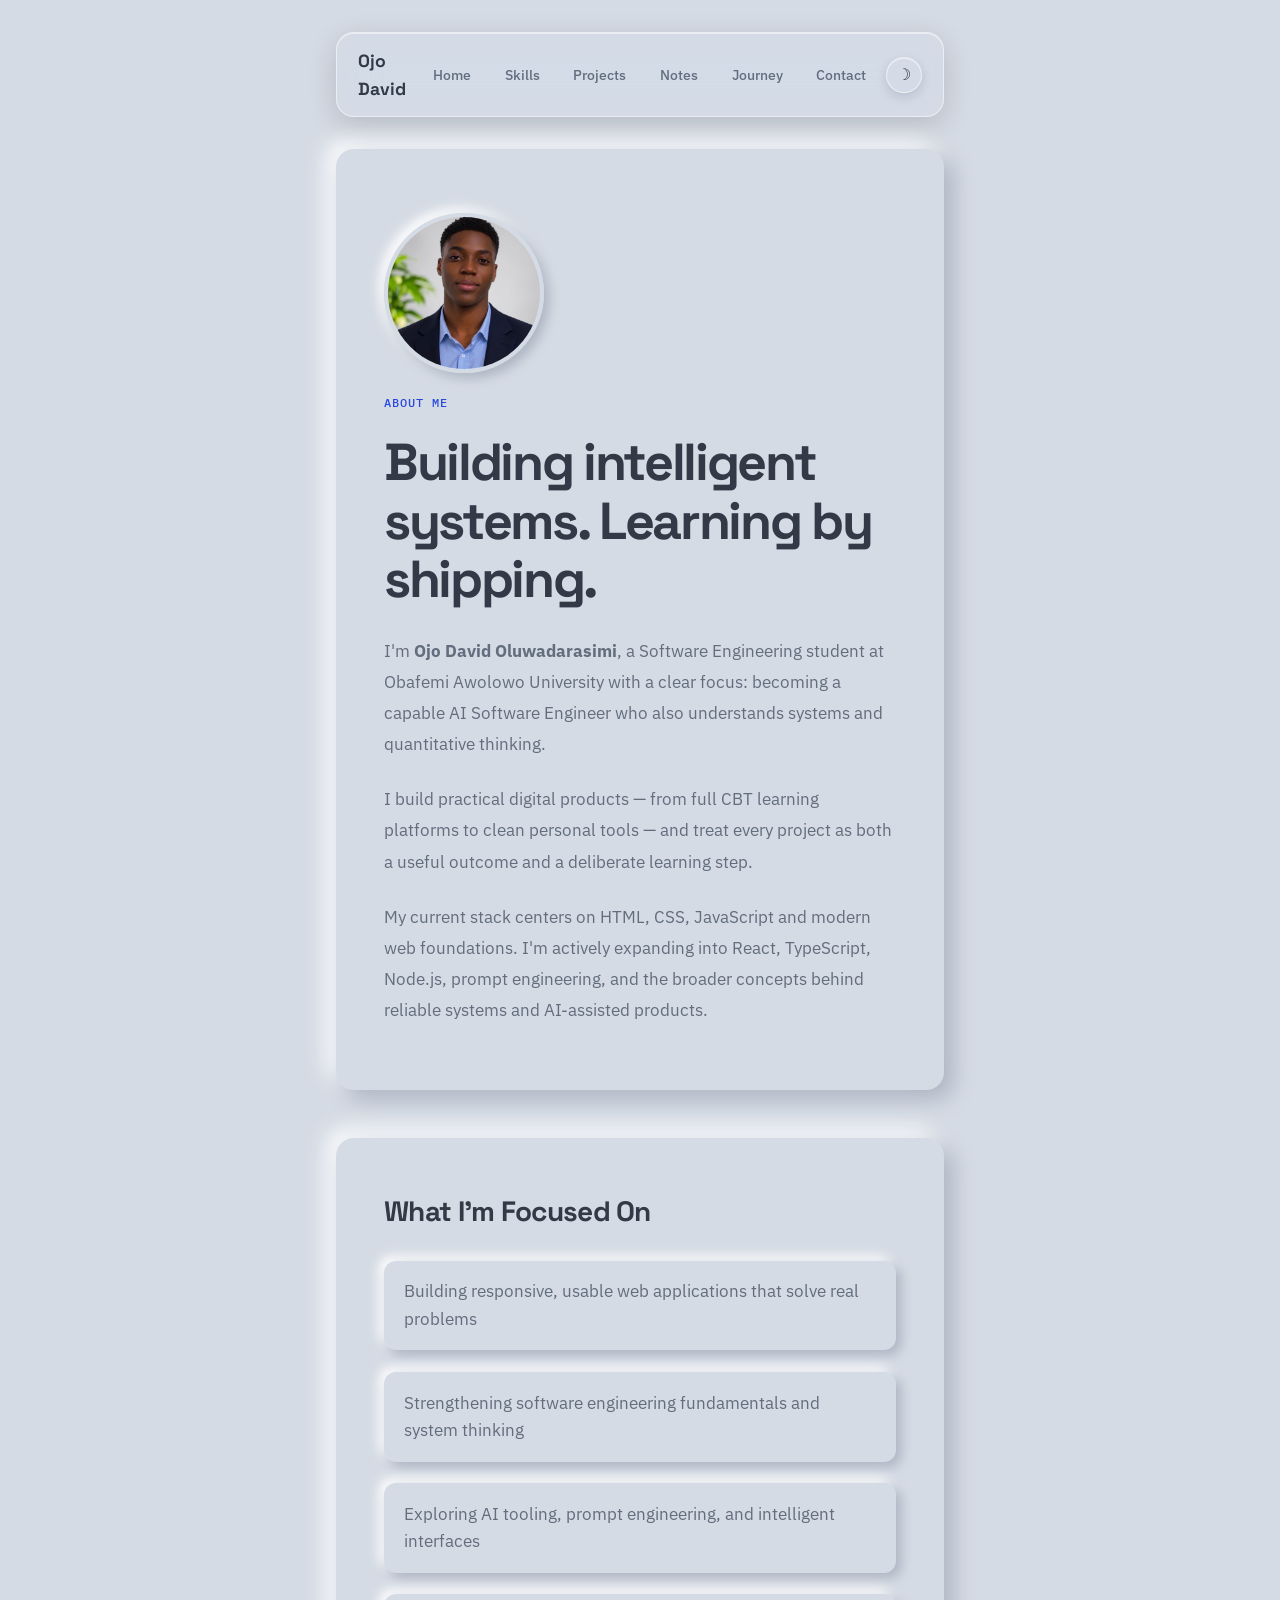
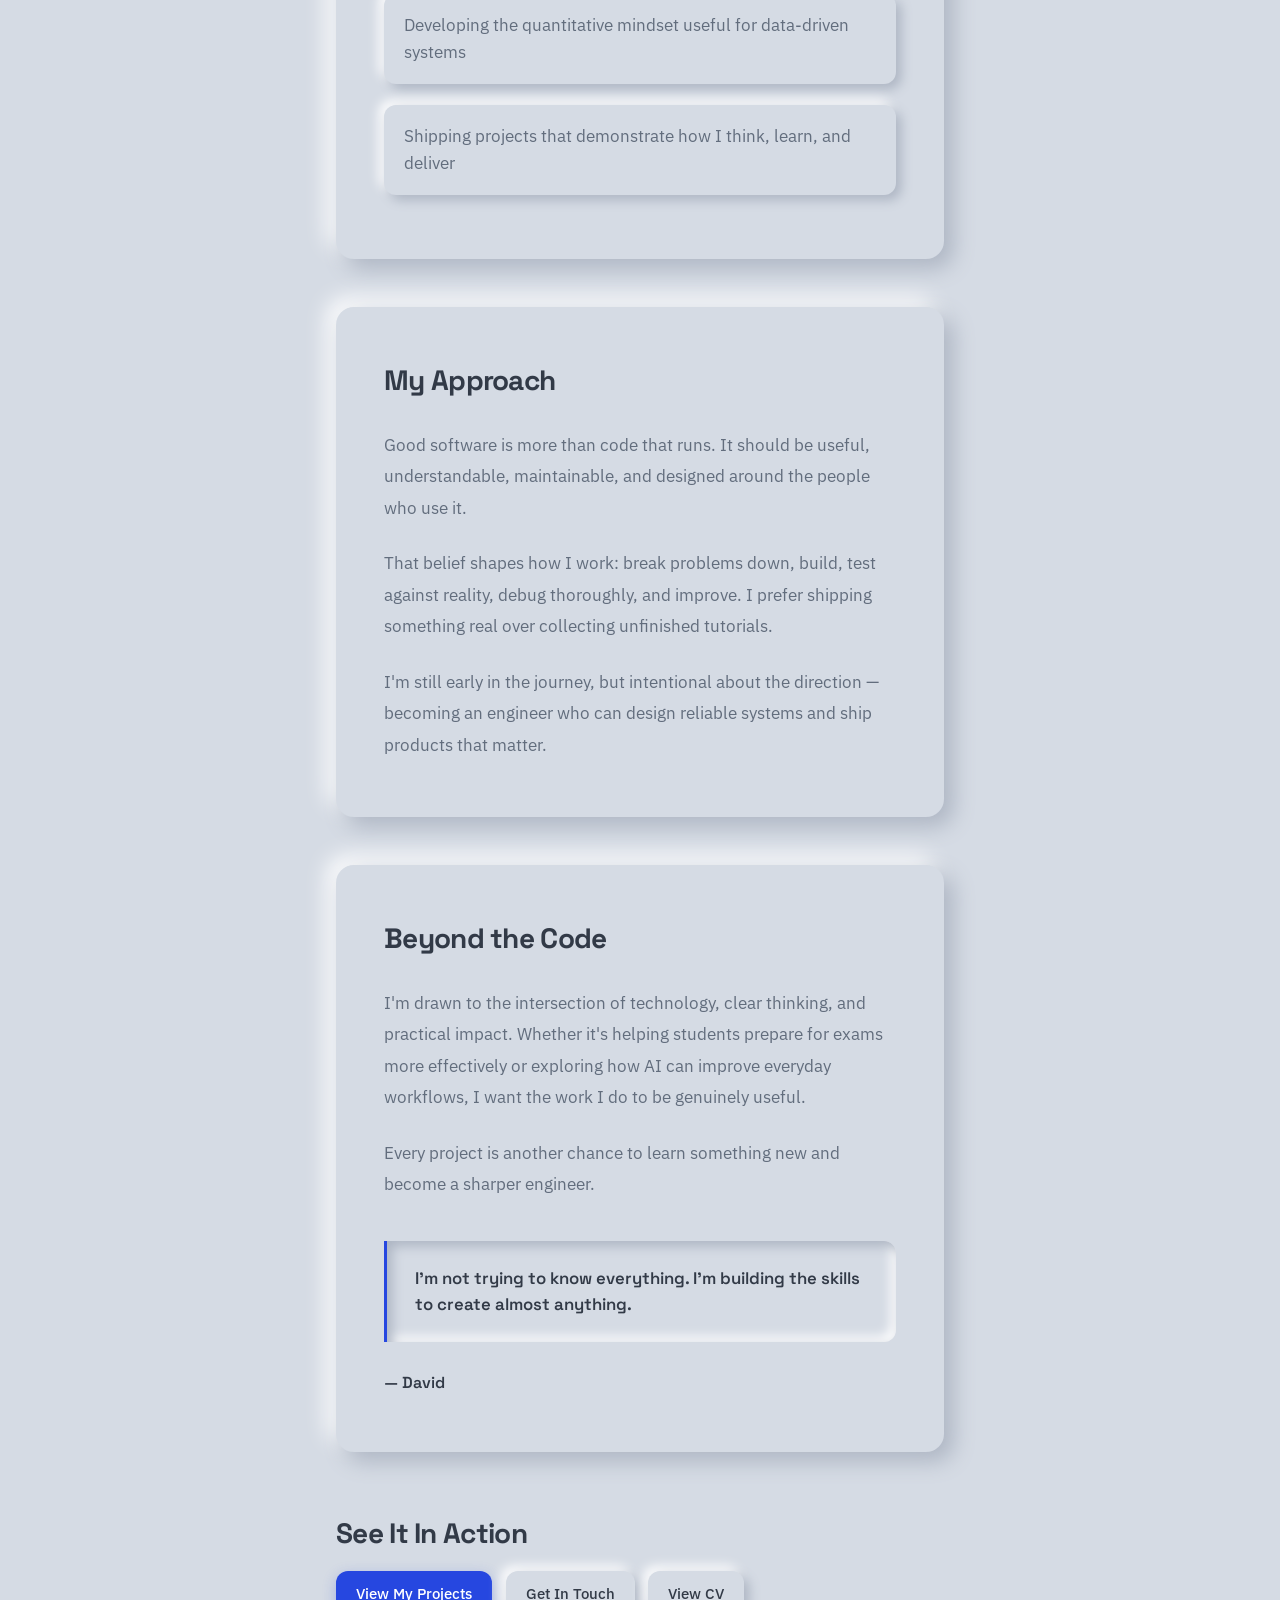
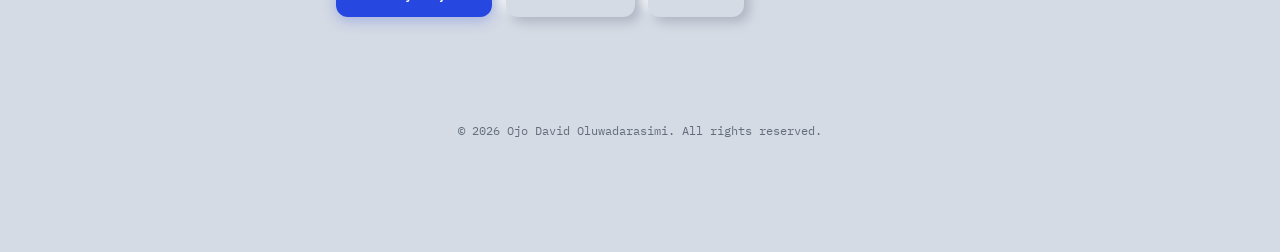
<file: about.html>
<!DOCTYPE html>
<html lang="en">
<head>
    <meta charset="UTF-8">
    <meta name="viewport" content="width=device-width, initial-scale=1.0">
    <meta name="description" content="About Ojo David Oluwadarasimi — Aspiring AI Software Engineer, Systems Engineer and Quant Developer building practical software.">
    <title>About | Ojo David Oluwadarasimi</title>
    <link rel="stylesheet" href="style.css">
    <link rel="icon" href="profile.png" type="image/png">
</head>
<body>
    <header class="site-header">
        <nav class="navbar">
            <a href="index.html#top" class="logo">Ojo<span> </span>David</a>

            <button class="menu-toggle" id="menuToggle" type="button" aria-label="Open navigation menu" aria-expanded="false">
                <span></span>
                <span></span>
                <span></span>
            </button>

            <div class="nav-menu" id="navMenu">
                <a href="index.html#top" class="nav-link">Home</a>
                <a href="index.html#skills" class="nav-link">Skills</a>
                <a href="index.html#projects" class="nav-link">Projects</a>
                <a href="index.html#notes" class="nav-link">Notes</a>
                <a href="index.html#journey" class="nav-link">Journey</a>
                <a href="index.html#contact" class="nav-link">Contact</a>
                <button class="theme-toggle" id="themeToggle" type="button" aria-label="Toggle dark mode">
                    <span id="themeIcon">&#9789;</span>
                </button>
            </div>
        </nav>
    </header>

    <main>
        <section class="about-hero">
            <img src="profile.png" alt="Ojo David Oluwadarasimi" class="about-image">
            <p class="eyebrow">ABOUT ME</p>
            <h1>Building intelligent systems. Learning by shipping.</h1>

            <div class="about-intro">
                <p>
                    I'm <strong>Ojo David Oluwadarasimi</strong>, a Software Engineering student at Obafemi Awolowo University
                    with a clear focus: becoming a capable AI Software Engineer who also understands systems and quantitative thinking.
                </p>
                <p>
                    I build practical digital products — from full CBT learning platforms to clean personal tools —
                    and treat every project as both a useful outcome and a deliberate learning step.
                </p>
                <p>
                    My current stack centers on HTML, CSS, JavaScript and modern web foundations.
                    I'm actively expanding into React, TypeScript, Node.js, prompt engineering, and the broader
                    concepts behind reliable systems and AI-assisted products.
                </p>
            </div>
        </section>

        <section class="about-section">
            <h2 class="section-heading">What I'm Focused On</h2>
            <ul class="focus-content">
                <li class="focus-item">Building responsive, usable web applications that solve real problems</li>
                <li class="focus-item">Strengthening software engineering fundamentals and system thinking</li>
                <li class="focus-item">Exploring AI tooling, prompt engineering, and intelligent interfaces</li>
                <li class="focus-item">Developing the quantitative mindset useful for data-driven systems</li>
                <li class="focus-item">Shipping projects that demonstrate how I think, learn, and deliver</li>
            </ul>
        </section>

        <section class="about-section">
            <h2 class="section-heading">My Approach</h2>
            <div class="philosophy-text">
                <p>
                    Good software is more than code that runs. It should be useful, understandable,
                    maintainable, and designed around the people who use it.
                </p>
                <p>
                    That belief shapes how I work: break problems down, build, test against reality,
                    debug thoroughly, and improve. I prefer shipping something real over collecting unfinished tutorials.
                </p>
                <p>
                    I'm still early in the journey, but intentional about the direction —
                    becoming an engineer who can design reliable systems and ship products that matter.
                </p>
            </div>
        </section>

        <section class="about-section">
            <h2 class="section-heading">Beyond the Code</h2>
            <div class="future-text">
                <p>
                    I'm drawn to the intersection of technology, clear thinking, and practical impact.
                    Whether it's helping students prepare for exams more effectively or exploring how AI
                    can improve everyday workflows, I want the work I do to be genuinely useful.
                </p>
                <p>
                    Every project is another chance to learn something new and become a sharper engineer.
                </p>
            </div>

            <div class="personal-note">
                <p>I'm not trying to know everything. I'm building the skills to create almost anything.</p>
            </div>

            <p class="signature">— David</p>
        </section>

        <section class="about-cta">
            <h2 class="section-heading">See It In Action</h2>
            <div class="cta-buttons">
                <a href="index.html#projects" class="btn btn-primary">View My Projects</a>
                <a href="index.html#contact" class="btn btn-secondary">Get In Touch</a>
                <a href="cv.html" class="btn btn-secondary">View CV</a>
            </div>
        </section>
    </main>

    <nav class="bottom-nav">
        <a href="index.html#top" class="bottom-nav-link" aria-label="Home">
            <svg viewBox="0 0 24 24" fill="none" stroke="currentColor" stroke-width="1.8" stroke-linecap="round" stroke-linejoin="round"><path d="M3 11l9-8 9 8"/><path d="M5 10v10h14V10"/></svg>
        </a>
        <a href="index.html#projects" class="bottom-nav-link" aria-label="Projects">
            <svg viewBox="0 0 24 24" fill="none" stroke="currentColor" stroke-width="1.8" stroke-linecap="round" stroke-linejoin="round"><rect x="3" y="7" width="18" height="13" rx="2"/><path d="M8 7V5a2 2 0 0 1 2-2h4a2 2 0 0 1 2 2v2"/></svg>
        </a>
        <a href="index.html#contact" class="bottom-nav-link bottom-nav-elevated" aria-label="Contact">
            <svg viewBox="0 0 24 24" fill="none" stroke="currentColor" stroke-width="1.8" stroke-linecap="round" stroke-linejoin="round"><rect x="3" y="5" width="18" height="14" rx="2"/><path d="M3 7l9 6 9-6"/></svg>
        </a>
        <a href="index.html#skills" class="bottom-nav-link" aria-label="Skills">
            <svg viewBox="0 0 24 24" fill="none" stroke="currentColor" stroke-width="1.8" stroke-linecap="round" stroke-linejoin="round"><path d="M13 2 4 14h6l-1 8 9-12h-6l1-8z"/></svg>
        </a>
        <a href="about.html" class="bottom-nav-link active" aria-label="About">
            <svg viewBox="0 0 24 24" fill="none" stroke="currentColor" stroke-width="1.8" stroke-linecap="round" stroke-linejoin="round"><circle cx="12" cy="8" r="4"/><path d="M4 21c0-4 4-7 8-7s8 3 8 7"/></svg>
        </a>
    </nav>

    <footer>
        <p>&copy; 2026 Ojo David Oluwadarasimi. All rights reserved.</p>
    </footer>

    <script src="script.js"></script>
</body>
</html>
</file>
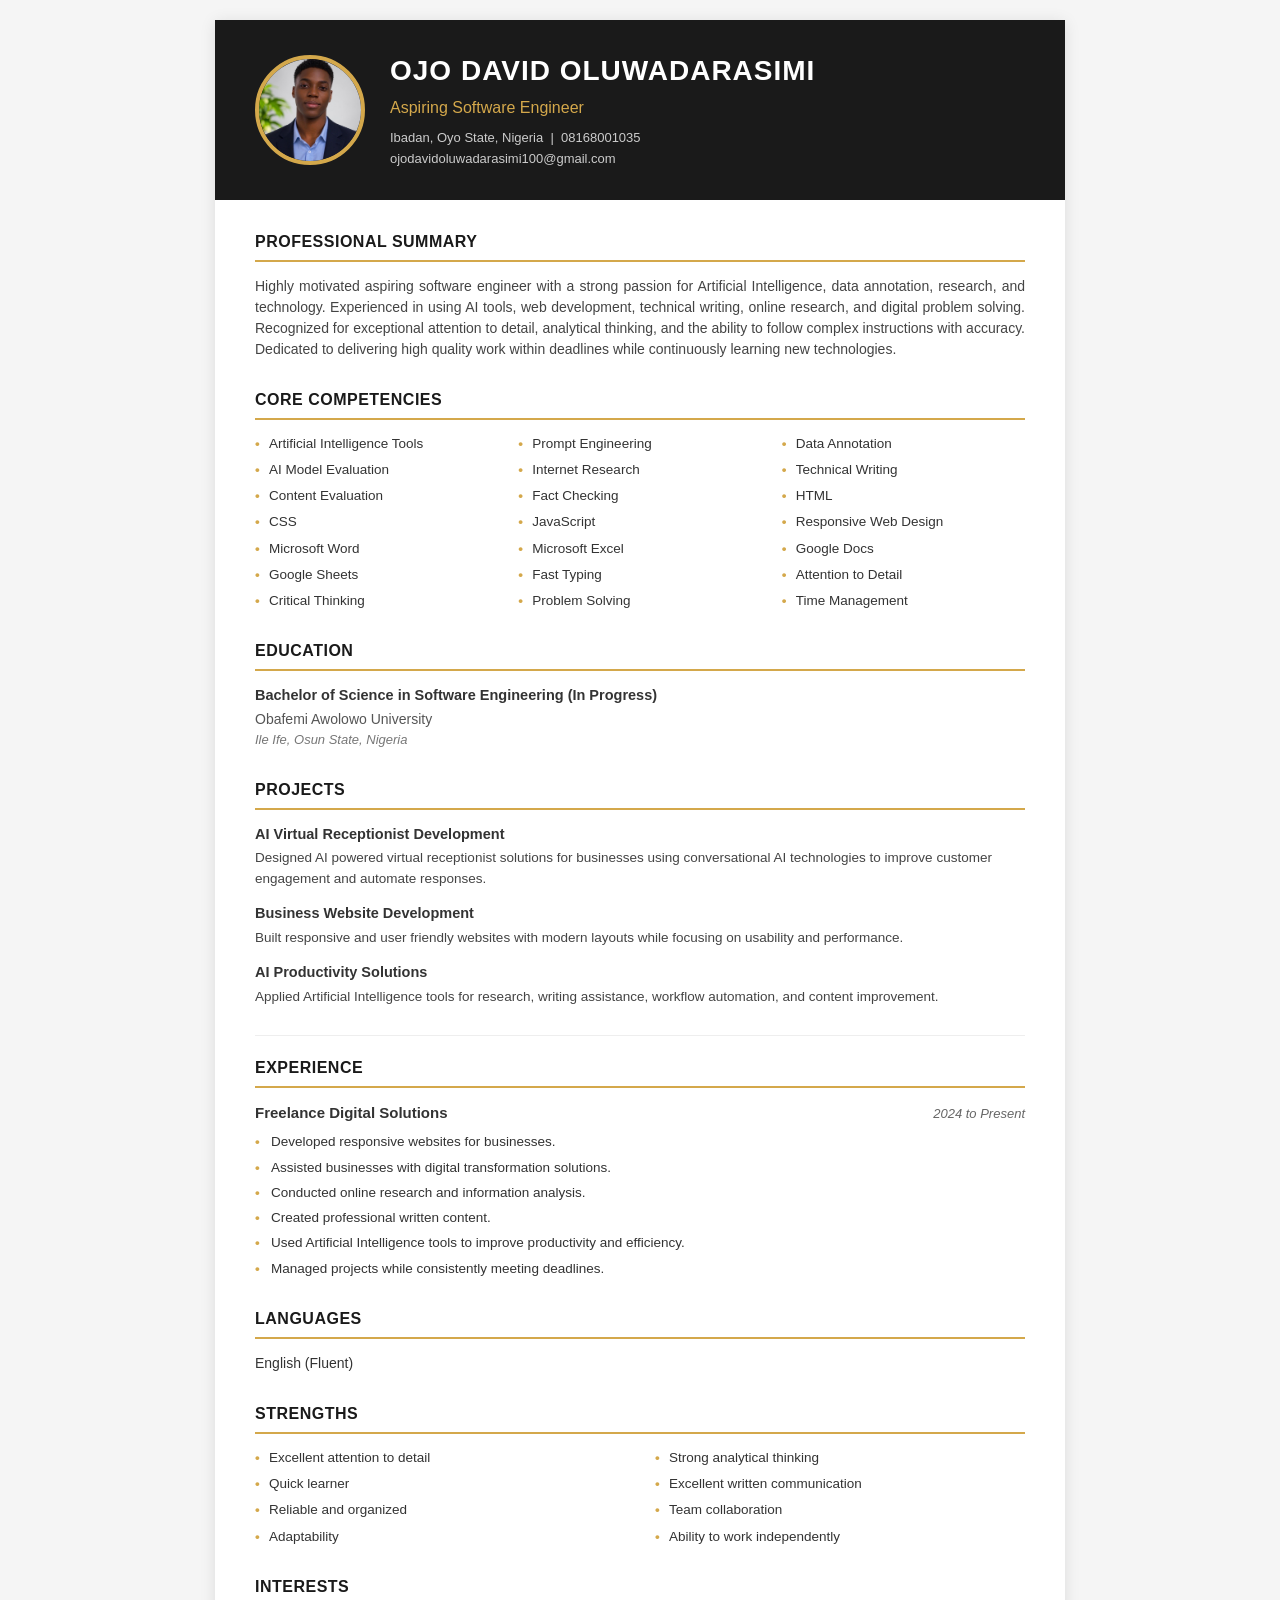
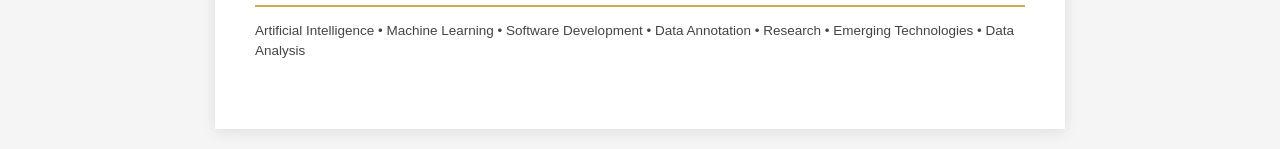
<file: cv.html>
<!DOCTYPE html>
<html lang="en">
<head>
  <meta charset="UTF-8">
  <meta name="viewport" content="width=device-width, initial-scale=1.0">
  <title>Ojo David Oluwadarasimi - CV</title>
  <style>
    * {
      margin: 0;
      padding: 0;
      box-sizing: border-box;
    }

    body {
      font-family: 'Segoe UI', Tahoma, Geneva, Verdana, sans-serif;
      line-height: 1.5;
      color: #333;
      background: #f5f5f5;
      padding: 20px;
    }

    .cv-container {
      max-width: 850px;
      margin: 0 auto;
      background: #fff;
      box-shadow: 0 2px 15px rgba(0,0,0,0.1);
    }

    /* Header */
    .header {
      background: #1a1a1a;
      color: #fff;
      padding: 30px 40px;
      display: flex;
      align-items: center;
      gap: 25px;
    }

    .photo {
      width: 110px;
      height: 110px;
      border-radius: 50%;
      border: 4px solid #d4a84b;
      object-fit: cover;
      background: #444;
      flex-shrink: 0;
    }

    .header-info h1 {
      font-size: 28px;
      font-weight: 700;
      letter-spacing: 1px;
      margin-bottom: 4px;
    }

    .header-info .title {
      color: #d4a84b;
      font-size: 16px;
      font-weight: 500;
      margin-bottom: 8px;
    }

    .header-info .contact {
      font-size: 13px;
      color: #ccc;
      line-height: 1.6;
    }

    .header-info .contact a {
      color: #ccc;
      text-decoration: none;
    }

    /* Main content */
    .content {
      padding: 30px 40px 40px;
    }

    section {
      margin-bottom: 28px;
    }

    h2 {
      font-size: 16px;
      font-weight: 700;
      text-transform: uppercase;
      letter-spacing: 0.5px;
      color: #1a1a1a;
      border-bottom: 2px solid #d4a84b;
      padding-bottom: 6px;
      margin-bottom: 14px;
    }

    p {
      font-size: 14px;
      text-align: justify;
      color: #444;
    }

    /* Competencies */
    .competencies {
      display: grid;
      grid-template-columns: repeat(3, 1fr);
      gap: 6px 20px;
      list-style: none;
    }

    .competencies li {
      font-size: 13.5px;
      position: relative;
      padding-left: 14px;
    }

    .competencies li::before {
      content: "•";
      position: absolute;
      left: 0;
      color: #d4a84b;
      font-weight: bold;
    }

    /* Education & Projects */
    .edu-title {
      font-weight: 600;
      font-size: 14.5px;
      margin-bottom: 2px;
    }

    .edu-school {
      font-size: 14px;
      color: #555;
    }

    .edu-location {
      font-size: 13px;
      color: #777;
      font-style: italic;
    }

    .project {
      margin-bottom: 14px;
    }

    .project-title {
      font-weight: 600;
      font-size: 14.5px;
      margin-bottom: 3px;
    }

    .project p {
      font-size: 13.5px;
      text-align: left;
    }

    /* Experience */
    .job-header {
      display: flex;
      justify-content: space-between;
      align-items: baseline;
      margin-bottom: 8px;
    }

    .job-title {
      font-weight: 600;
      font-size: 15px;
    }

    .job-date {
      font-size: 13px;
      color: #666;
      font-style: italic;
    }

    .experience-list {
      list-style: none;
      padding-left: 0;
    }

    .experience-list li {
      font-size: 13.5px;
      position: relative;
      padding-left: 16px;
      margin-bottom: 5px;
    }

    .experience-list li::before {
      content: "•";
      position: absolute;
      left: 0;
      color: #d4a84b;
      font-weight: bold;
    }

    /* Languages, Strengths, Interests */
    .languages {
      font-size: 14px;
    }

    .strengths {
      display: grid;
      grid-template-columns: 1fr 1fr;
      gap: 6px 30px;
      list-style: none;
    }

    .strengths li {
      font-size: 13.5px;
      position: relative;
      padding-left: 14px;
    }

    .strengths li::before {
      content: "•";
      position: absolute;
      left: 0;
      color: #d4a84b;
      font-weight: bold;
    }

    .interests {
      font-size: 13.5px;
      color: #444;
    }

    /* Page break for print */
    .page-break {
      page-break-before: always;
      border-top: 1px solid #eee;
      margin-top: 20px;
      padding-top: 20px;
    }

    /* Footer / page number style (optional) */
    .page-footer {
      text-align: right;
      font-size: 12px;
      color: #999;
      margin-top: 20px;
    }

    @media print {
      body {
        background: none;
        padding: 0;
      }
      .cv-container {
        box-shadow: none;
      }
    }
  </style>
</head>
<body>
  <div class="cv-container">
    <!-- HEADER -->
    <div class="header">
      <!-- Replace the src with your actual photo URL or base64 -->
      <img src="profile.png" alt="Ojo David Oluwadarasimi" class="photo">
      <div class="header-info">
        <h1>OJO DAVID OLUWADARASIMI</h1>
        <div class="title">Aspiring Software Engineer</div>
        <div class="contact">
          Ibadan, Oyo State, Nigeria &nbsp;|&nbsp; 08168001035<br>
          <a href="mailto:ojodavidoluwadarasimi100@gmail.com">ojodavidoluwadarasimi100@gmail.com</a>
        </div>
      </div>
    </div>

    <div class="content">
      <!-- PROFESSIONAL SUMMARY -->
      <section>
        <h2>Professional Summary</h2>
        <p>
          Highly motivated aspiring software engineer with a strong passion for Artificial Intelligence, data annotation, research, and technology. Experienced in using AI tools, web development, technical writing, online research, and digital problem solving. Recognized for exceptional attention to detail, analytical thinking, and the ability to follow complex instructions with accuracy. Dedicated to delivering high quality work within deadlines while continuously learning new technologies.
        </p>
      </section>

      <!-- CORE COMPETENCIES -->
      <section>
        <h2>Core Competencies</h2>
        <ul class="competencies">
          <li>Artificial Intelligence Tools</li>
          <li>Prompt Engineering</li>
          <li>Data Annotation</li>
          <li>AI Model Evaluation</li>
          <li>Internet Research</li>
          <li>Technical Writing</li>
          <li>Content Evaluation</li>
          <li>Fact Checking</li>
          <li>HTML</li>
          <li>CSS</li>
          <li>JavaScript</li>
          <li>Responsive Web Design</li>
          <li>Microsoft Word</li>
          <li>Microsoft Excel</li>
          <li>Google Docs</li>
          <li>Google Sheets</li>
          <li>Fast Typing</li>
          <li>Attention to Detail</li>
          <li>Critical Thinking</li>
          <li>Problem Solving</li>
          <li>Time Management</li>
        </ul>
      </section>

      <!-- EDUCATION -->
      <section>
        <h2>Education</h2>
        <div class="edu-title">Bachelor of Science in Software Engineering (In Progress)</div>
        <div class="edu-school">Obafemi Awolowo University</div>
        <div class="edu-location">Ile Ife, Osun State, Nigeria</div>
      </section>

      <!-- PROJECTS -->
      <section>
        <h2>Projects</h2>
        <div class="project">
          <div class="project-title">AI Virtual Receptionist Development</div>
          <p>Designed AI powered virtual receptionist solutions for businesses using conversational AI technologies to improve customer engagement and automate responses.</p>
        </div>
        <div class="project">
          <div class="project-title">Business Website Development</div>
          <p>Built responsive and user friendly websites with modern layouts while focusing on usability and performance.</p>
        </div>
        <div class="project">
          <div class="project-title">AI Productivity Solutions</div>
          <p>Applied Artificial Intelligence tools for research, writing assistance, workflow automation, and content improvement.</p>
        </div>
      </section>

      <!-- EXPERIENCE (Page 2 content) -->
      <section class="page-break">
        <h2>Experience</h2>
        <div class="job-header">
          <div class="job-title">Freelance Digital Solutions</div>
          <div class="job-date">2024 to Present</div>
        </div>
        <ul class="experience-list">
          <li>Developed responsive websites for businesses.</li>
          <li>Assisted businesses with digital transformation solutions.</li>
          <li>Conducted online research and information analysis.</li>
          <li>Created professional written content.</li>
          <li>Used Artificial Intelligence tools to improve productivity and efficiency.</li>
          <li>Managed projects while consistently meeting deadlines.</li>
        </ul>
      </section>

      <!-- LANGUAGES -->
      <section>
        <h2>Languages</h2>
        <div class="languages">English (Fluent)</div>
      </section>

      <!-- STRENGTHS -->
      <section>
        <h2>Strengths</h2>
        <ul class="strengths">
          <li>Excellent attention to detail</li>
          <li>Strong analytical thinking</li>
          <li>Quick learner</li>
          <li>Excellent written communication</li>
          <li>Reliable and organized</li>
          <li>Team collaboration</li>
          <li>Adaptability</li>
          <li>Ability to work independently</li>
        </ul>
      </section>

      <!-- INTERESTS -->
      <section>
        <h2>Interests</h2>
        <div class="interests">
          Artificial Intelligence • Machine Learning • Software Development • Data Annotation • Research • Emerging Technologies • Data Analysis
        </div>
      </section>
    </div>
  </div>
</body>
</html>
</file>
<file: css/style.css>
:root{
  --bg:#090B0D;--bg-2:#101316;--line:rgba(238,242,240,.1);--line-2:rgba(238,242,240,.18);
  --text:#EEF2F0;--mute:#8E9AA3;--acc:#00E676;--acc-soft:rgba(0,230,118,.14);
  --display:'Archivo Black','Arial Black',Impact,sans-serif;
  --body:'Sora',system-ui,-apple-system,'Segoe UI',Roboto,sans-serif;
  --mono:'Space Mono',ui-monospace,SFMono-Regular,Menlo,monospace;
  --ease:cubic-bezier(.16,1,.3,1);--gut:clamp(20px,5vw,72px);--g:clamp(20px,4vw,64px);
}
*{box-sizing:border-box;margin:0;padding:0}
html{scroll-behavior:smooth;-webkit-text-size-adjust:100%}
body{background:var(--bg);color:var(--text);font-family:var(--body);line-height:1.65;font-weight:300;overflow-x:hidden;-webkit-font-smoothing:antialiased}
body.lock{overflow:hidden}
a{color:inherit;text-decoration:none}
img{display:block;max-width:100%}
button{font:inherit;color:inherit;background:none;border:0;cursor:pointer}
:focus-visible{outline:2px solid var(--acc);outline-offset:4px;border-radius:4px}
.sr{position:absolute;width:1px;height:1px;overflow:hidden;clip:rect(0 0 0 0);white-space:nowrap}
.wrap{width:min(1240px,100% - var(--gut)*2);margin:0 auto}
.mono{font-family:var(--mono);font-size:.74rem;letter-spacing:.16em;text-transform:uppercase}
.acc{color:var(--acc)}

/* top bar + hamburger */
.top{position:fixed;inset:0 0 auto 0;z-index:60;display:flex;justify-content:space-between;align-items:center;padding:20px var(--gut);pointer-events:none}
.top>*{pointer-events:auto}
.top::before{content:"";position:absolute;inset:0 0 -28px;background:linear-gradient(180deg,rgba(9,11,13,.94),rgba(9,11,13,0));opacity:0;transition:opacity .35s;pointer-events:none;z-index:-1}
.top.s::before{opacity:1}
.brand{font-family:var(--display);font-size:1rem;letter-spacing:.02em}
.brand i{font-style:normal;color:var(--acc)}
.burger{width:52px;height:52px;display:grid;place-items:center;border-radius:50%;border:1px solid var(--line-2);background:rgba(9,11,13,.55);backdrop-filter:blur(10px);-webkit-backdrop-filter:blur(10px);transition:border-color .3s,background .3s}
.burger:hover{border-color:var(--acc)}
.burger-in span{display:block;width:22px;height:2px;background:var(--text);border-radius:2px;transition:transform .5s var(--ease),width .4s var(--ease)}
.burger-in span+span{margin-top:6px;width:14px}
.burger:hover .burger-in span+span{width:22px}
.burger[aria-expanded=true] .burger-in span:first-child{transform:translateY(4px) rotate(45deg)}
.burger[aria-expanded=true] .burger-in span+span{width:22px;transform:translateY(-4px) rotate(-45deg)}
.burger-in{display:flex;flex-direction:column;align-items:flex-end}

/* menu overlay */
.menu{position:fixed;inset:0;z-index:55;background:rgba(9,11,13,.99);display:flex;align-items:center;visibility:hidden;opacity:0;transition:opacity .45s var(--ease),visibility 0s .45s;overflow:auto}
.menu::before{content:"";position:absolute;inset:0;background:radial-gradient(60% 55% at 85% 90%,rgba(0,230,118,.13),transparent 70%),radial-gradient(40% 40% at 5% 5%,rgba(0,230,118,.06),transparent 70%);pointer-events:none}
.menu.open{visibility:visible;opacity:1;transition:opacity .45s var(--ease)}
.menu ol{list-style:none;position:relative;padding:110px var(--gut) 60px;width:min(1240px,100%);margin:0 auto}
.menu li{border-bottom:1px solid var(--line);overflow:hidden}
.menu a{display:flex;align-items:baseline;gap:clamp(16px,3vw,40px);padding:clamp(10px,1.6vh,18px) 0;font-family:var(--display);font-size:clamp(1.9rem,6.2vw,4.4rem);line-height:1.05;text-transform:uppercase;transform:translateY(105%);transition:transform .8s var(--ease),color .3s,padding-left .5s var(--ease)}
.menu.open a{transform:none}
.menu.open li:nth-child(1) a{transition-delay:.08s,0s,0s}.menu.open li:nth-child(2) a{transition-delay:.14s,0s,0s}.menu.open li:nth-child(3) a{transition-delay:.2s,0s,0s}.menu.open li:nth-child(4) a{transition-delay:.26s,0s,0s}.menu.open li:nth-child(5) a{transition-delay:.32s,0s,0s}.menu.open li:nth-child(6) a{transition-delay:.38s,0s,0s}
.menu a small{font-family:var(--mono);font-size:.78rem;letter-spacing:.14em;color:var(--acc);min-width:2.2em}
.menu a:hover,.menu a:focus-visible{color:var(--acc);padding-left:18px}

/* hero */
.hero{position:relative;min-height:max(100vh,760px);min-height:max(100svh,760px);overflow:hidden;isolation:isolate;display:flex;align-items:flex-end}
.env{position:absolute;inset:0;z-index:0;background:
  radial-gradient(46% 62% at 72% 52%,rgba(0,230,118,.2),transparent 70%),
  radial-gradient(38% 46% at 8% 12%,rgba(0,230,118,.07),transparent 70%),
  radial-gradient(60% 40% at 50% 112%,rgba(0,230,118,.1),transparent 70%),
  linear-gradient(180deg,#0B0E10 0%,var(--bg) 100%)}
.env::before,.env::after{content:"";position:absolute;inset:-20%;pointer-events:none}
.env::before{background:radial-gradient(30% 36% at 66% 48%,rgba(0,230,118,.16),transparent 70%);animation:breathe 9s ease-in-out infinite alternate}
.env::after{background:linear-gradient(100deg,transparent 40%,rgba(238,242,240,.035) 50%,transparent 60%);animation:sweep 14s linear infinite}
@keyframes breathe{to{transform:translate(-4%,3%) scale(1.12);opacity:.7}}
@keyframes sweep{from{transform:translateX(-30%)}to{transform:translateX(30%)}}
#field{position:absolute;inset:0;width:100%;height:100%;z-index:1;pointer-events:none}
.hero::after{content:"";position:absolute;left:0;right:0;bottom:0;height:22%;z-index:2;background:linear-gradient(180deg,transparent,var(--bg));pointer-events:none}
.portrait{position:absolute;z-index:2;bottom:0;right:clamp(0px,2vw,40px);height:min(max(92svh,700px),64vw);aspect-ratio:900/876;pointer-events:none;
  animation:rise 1.7s var(--ease) .6s both}
.portrait-in{width:100%;height:100%;transition:transform .6s ease-out;will-change:transform}
.portrait img{width:100%;height:100%;object-fit:contain;object-position:bottom;
  -webkit-mask-image:linear-gradient(to bottom,#000 72%,transparent 99%),linear-gradient(to right,transparent 0,#000 11%,#000 89%,transparent 100%);
  -webkit-mask-composite:source-in;
  mask-image:linear-gradient(to bottom,#000 72%,transparent 99%),linear-gradient(to right,transparent 0,#000 11%,#000 89%,transparent 100%);
  mask-composite:intersect}
@keyframes rise{from{transform:translateY(112%) scale(.93);opacity:0}55%{opacity:1}to{transform:none;opacity:1}}
.hero-copy{position:relative;z-index:3;width:min(1240px,100% - var(--gut)*2);margin:0 auto;padding:130px 0 clamp(36px,8vh,84px)}
.name{font-family:var(--display);font-weight:400;text-transform:uppercase;line-height:.92;letter-spacing:-.015em;font-size:clamp(2.3rem,8vw,6.6rem)}
.name .ln{display:block;overflow:hidden;padding-bottom:.07em}
.name .ln span{display:block;animation:up 1.2s var(--ease) both}
.name .ln:nth-child(1) span{animation-delay:1.4s}.name .ln:nth-child(2) span{animation-delay:1.55s}
@keyframes up{from{transform:translateY(108%)}to{transform:none}}
.roles{margin-top:clamp(16px,2.6vh,28px);display:flex;flex-wrap:wrap;gap:6px 14px;max-width:46ch;color:var(--text)}
.roles span{animation:fadeup .9s var(--ease) both}
.roles span:nth-child(1){animation-delay:2.7s}.roles span:nth-child(3){animation-delay:3s}.roles span:nth-child(5){animation-delay:3.3s}
.roles em{font-style:normal;color:var(--acc);animation:fadeup .9s var(--ease) 2.8s both}
@keyframes fadeup{from{opacity:0;transform:translateY(14px)}to{opacity:1;transform:none}}
.tagline{margin-top:clamp(14px,2.2vh,22px);display:flex;flex-wrap:wrap;gap:2px 12px;font-weight:500;font-size:clamp(.95rem,1.5vw,1.15rem);color:var(--mute);letter-spacing:.01em}
.tagline span{animation:fadeup .9s var(--ease) both}
.tagline span:nth-child(1){animation-delay:3.6s}.tagline span:nth-child(2){animation-delay:3.95s}.tagline span:nth-child(3){animation-delay:4.3s}
.tagline span:last-child{color:var(--text)}
.actions{margin-top:clamp(22px,3.6vh,38px);display:flex;flex-wrap:wrap;gap:12px 14px;animation:fadeup .9s var(--ease) 4.4s both}
.btn{display:inline-flex;align-items:center;gap:12px;padding:15px 26px;border-radius:999px;border:1px solid var(--line-2);font-weight:500;font-size:.95rem;transition:border-color .3s,background .3s,color .3s;min-height:50px}
.btn svg{width:18px;height:18px;transition:transform .4s var(--ease)}
.btn:hover svg{transform:translateX(5px)}
.btn.p{background:var(--acc);border-color:var(--acc);color:#04170C}
.btn.p:hover{background:#33ff9a}
.btn.g:hover{border-color:var(--acc);color:var(--acc)}
.hero.skip *{animation-duration:.01s!important;animation-delay:0s!important}
.cue{position:absolute;z-index:4;left:0;right:0;margin:0 auto;width:max-content;bottom:30px;display:flex;flex-direction:column;align-items:center;gap:12px;color:var(--mute);text-decoration:none;animation:fadeup 1s ease 5s both}
.cue span{font-size:.68rem;letter-spacing:.3em;text-transform:uppercase;padding-left:.3em}
.cue-btn{position:relative;display:grid;place-items:center;width:54px;height:54px;border-radius:50%;border:1px solid rgba(0,230,118,.5);background:rgba(9,11,13,.55);backdrop-filter:blur(6px);color:var(--acc);transition:background .35s,color .35s,transform .35s var(--ease)}
.cue-btn::after{content:"";position:absolute;inset:-1px;border-radius:50%;border:1px solid var(--acc);animation:cuering 2.4s ease-out infinite}
.cue-btn svg{width:22px;height:22px;animation:cuebob 1.8s ease-in-out infinite}
.cue:hover .cue-btn,.cue:focus-visible .cue-btn{background:var(--acc);color:#06130B;transform:translateY(3px)}
.cue:focus-visible{outline:2px solid var(--acc);outline-offset:6px;border-radius:30px}
@keyframes cuebob{0%,100%{transform:translateY(-3px)}50%{transform:translateY(4px)}}
@keyframes cuering{0%{transform:scale(1);opacity:.55}100%{transform:scale(1.55);opacity:0}}

/* sections */
section{position:relative;padding:clamp(72px,9vw,130px) 0}
.sec-head{display:grid;grid-template-columns:minmax(0,.9fr) minmax(0,2.1fr);gap:clamp(20px,4vw,64px);align-items:start;margin-bottom:clamp(36px,6vw,80px)}
.sec-head .mono{color:var(--acc);padding-top:.9em}
h2{font-family:var(--display);font-weight:400;text-transform:uppercase;line-height:.98;letter-spacing:-.01em;font-size:clamp(2rem,5.6vw,4.6rem)}
h2 .ln{display:block;overflow:hidden;padding-bottom:.06em}
h2 .ln span{display:block;transform:translateY(108%);transition:transform 1.1s var(--ease)}
h2.in .ln span{transform:none}
h2 .ln:nth-child(2) span{transition-delay:.1s}
.rv{opacity:0;transform:translateY(34px);transition:opacity .9s var(--ease),transform .9s var(--ease)}
.rv.in{opacity:1;transform:none}
.js .rv,.js h2 .ln span{will-change:transform}
html:not(.js) .rv{opacity:1;transform:none}html:not(.js) h2 .ln span{transform:none}
.rule{border:0;border-top:1px solid var(--line)}

/* about */
.about-body{margin-left:calc((100% - var(--g))*.3 + var(--g))}
.about-body p{font-size:clamp(1.1rem,1.9vw,1.5rem);line-height:1.6;color:#C9D2D7;max-width:44ch}
.about-body p+p{margin-top:1.3em}
.about-body p strong{color:var(--text);font-weight:500}

/* technologies */
.stack{border-top:1px solid var(--line)}
.row{display:grid;grid-template-columns:minmax(0,.9fr) minmax(0,2.1fr);gap:clamp(20px,4vw,64px);padding:clamp(22px,3vw,34px) 0;border-bottom:1px solid var(--line);align-items:center}
.row>.mono{color:var(--mute)}
.badges{display:flex;flex-wrap:wrap;gap:10px}
.badge{display:inline-flex;align-items:center;gap:10px;height:42px;padding:0 16px 0 12px;border:1px solid var(--line-2);border-radius:8px;font-size:.9rem;font-weight:400;color:var(--text);background:rgba(238,242,240,.02);transition:border-color .3s,transform .5s var(--ease),background .3s}
.badge:hover{border-color:var(--acc);transform:translateY(-3px);background:var(--acc-soft)}
.badge svg{width:20px;height:20px;flex:none}
.badge .pay{width:20px;height:20px;border-radius:5px;background:#00C3F7;display:grid;place-items:center;color:#04121A;font-weight:700;font-size:.72rem;font-family:var(--body)}
.badge.learn{border-style:dashed;color:var(--mute);padding-left:16px}
.badge.learn:hover{color:var(--text)}
.js .row .badge{opacity:0;transform:translateY(14px);transition:opacity .7s var(--ease),transform .7s var(--ease),border-color .3s,background .3s}
.js .row.in .badge{opacity:1;transform:none}
.row.in .badge:nth-child(2){transition-delay:.06s}.row.in .badge:nth-child(3){transition-delay:.12s}.row.in .badge:nth-child(4){transition-delay:.18s}.row.in .badge:nth-child(5){transition-delay:.24s}.row.in .badge:nth-child(6){transition-delay:.3s}
.row.in .badge:hover{transition-delay:0s}
.note{margin-top:22px;color:var(--mute);font-size:.88rem;max-width:62ch}

/* projects */
.proj{display:grid;grid-template-columns:minmax(0,1.25fr) minmax(0,1fr);gap:clamp(28px,5vw,80px);align-items:center;padding:clamp(40px,6vw,84px) 0;border-top:1px solid var(--line)}
.proj:nth-of-type(even){grid-template-columns:minmax(0,1fr) minmax(0,1.25fr)}
.proj:nth-of-type(even) .vis{order:2}
.vis{position:relative;aspect-ratio:var(--ar,16/11);overflow:hidden;border-radius:6px;border:1px solid var(--line-2);background:#0C0F11}
.vis img{position:absolute;inset:0;width:100%;height:100%;object-fit:cover;object-position:center;transform:scale(calc(1.03 - var(--p,0)*.03));transition:transform .2s linear}
.plate{position:absolute;inset:0;display:flex;flex-direction:column;justify-content:space-between;padding:clamp(18px,3vw,34px);background:
  radial-gradient(70% 80% at 85% 10%,rgba(0,230,118,.22),transparent 70%),
  linear-gradient(135deg,#0E1214,#0A0D0F)}
.plate::before{content:"";position:absolute;inset:0;background-image:linear-gradient(var(--line) 1px,transparent 1px),linear-gradient(90deg,var(--line) 1px,transparent 1px);background-size:44px 44px;-webkit-mask-image:radial-gradient(80% 90% at 80% 20%,#000,transparent 75%);mask-image:radial-gradient(80% 90% at 80% 20%,#000,transparent 75%)}
.plate>*{position:relative}
.plate b{font-family:var(--display);font-weight:400;text-transform:uppercase;line-height:.95;font-size:clamp(1.8rem,4.6vw,3.8rem)}
.plate .mono{color:var(--acc)}
.vis.has-shot .plate{display:none}
.p-no{color:var(--acc)}
.p-body h3{font-family:var(--display);font-weight:400;text-transform:uppercase;font-size:clamp(1.5rem,2.8vw,2.3rem);line-height:1.05;margin:10px 0 16px}
.p-body>p{color:#C9D2D7;max-width:52ch}
.facts{list-style:none;margin:22px 0;display:grid;gap:10px}
.facts li{display:grid;grid-template-columns:7.5em 1fr;gap:14px;font-size:.92rem;color:#C9D2D7}
.facts li span:first-child{color:var(--acc)}
.quote{margin:22px 0;padding-left:16px;border-left:2px solid var(--acc);color:var(--text);font-weight:400}
.links{display:flex;flex-wrap:wrap;gap:12px;margin-top:24px}

/* interests */
.int{border-top:1px solid var(--line)}
.int-row{display:grid;grid-template-columns:minmax(0,.9fr) minmax(0,2.1fr);gap:clamp(20px,4vw,64px);padding:clamp(28px,4vw,48px) 0;border-bottom:1px solid var(--line);position:relative}
.int-row::before{content:"";position:absolute;left:0;bottom:-1px;height:1px;width:100%;background:var(--acc);transform:scaleX(0);transform-origin:left;transition:transform .9s var(--ease)}
.int-row:hover::before{transform:scaleX(1)}
.int-no{font-family:var(--display);font-size:clamp(2.6rem,7vw,5.4rem);line-height:1;color:transparent;-webkit-text-stroke:1px rgba(238,242,240,.3);transition:color .4s,-webkit-text-stroke-color .4s}
.int-row:hover .int-no{color:var(--acc);-webkit-text-stroke-color:var(--acc)}
.int-row h3{font-family:var(--display);font-weight:400;text-transform:uppercase;font-size:clamp(1.4rem,3vw,2.3rem);line-height:1.05;margin-bottom:10px}
.int-row p{color:#C9D2D7;max-width:56ch}
.int-row .kw{margin-top:14px;color:var(--mute)}

/* contact */
#contact{text-align:left}
.contact-grid{display:grid;grid-template-columns:minmax(0,1.5fr) minmax(0,1fr);gap:clamp(28px,5vw,80px);align-items:end}
.contact-grid p.lead{color:#C9D2D7;font-size:clamp(1.05rem,1.7vw,1.3rem);max-width:46ch;margin-top:22px}
.icons{display:flex;flex-wrap:wrap;gap:14px}
.ic{position:relative;width:60px;height:60px;border-radius:50%;border:1px solid var(--line-2);display:grid;place-items:center;transition:background .35s,color .35s,border-color .35s,transform .5s var(--ease)}
.ic svg{width:24px;height:24px;fill:currentColor}
.ic:hover,.ic:focus-visible{background:var(--acc);color:#04170C;border-color:var(--acc);transform:translateY(-4px)}
.icons.sm .ic{width:50px;height:50px}.icons.sm .ic svg{width:21px;height:21px}
.toast{margin-top:16px;min-height:1.4em;color:var(--acc);font-size:.9rem}

/* footer */
footer{border-top:1px solid var(--line);padding:46px 0 40px}
.foot{display:grid;grid-template-columns:minmax(0,1.3fr) auto auto;gap:28px 48px;align-items:center}
.foot b{font-family:var(--display);font-weight:400;text-transform:uppercase;font-size:1.15rem;display:block}
.foot small{color:var(--mute);display:block;font-size:.82rem;margin-top:4px}
.top-btn{display:inline-flex;align-items:center;gap:10px;color:var(--mute);transition:color .3s}
.top-btn:hover{color:var(--acc)}
.top-btn svg{width:16px;height:16px}
.copy{margin-top:30px;padding-top:22px;border-top:1px solid var(--line);color:var(--mute);font-size:.82rem}

/* responsive */
@media(max-width:1000px){
  .about-body{margin-left:0}
  .sec-head,.row,.int-row{grid-template-columns:1fr;gap:10px}
  .sec-head .mono{padding-top:0}
  .proj,.proj:nth-of-type(even){grid-template-columns:1fr}
  .proj:nth-of-type(even) .vis{order:0}
  .contact-grid{grid-template-columns:1fr;align-items:start}
}
@media(max-width:1100px){
  .hero{align-items:flex-start;min-height:100svh}
  .portrait{height:auto;width:max(min(112vw,640px,54svh*1.027),min(130vw,640px,calc((100svh - 400px)*1.027)));right:3vw;bottom:0;aspect-ratio:900/876}
  .hero-copy{padding:104px 0 0;display:flex;flex-direction:column;min-height:100svh}
  .actions{margin-top:auto;padding-bottom:calc(28px + env(safe-area-inset-bottom))}
  .name{font-size:clamp(1.6rem,calc((100vw - var(--gut)*2)/9.7),6.6rem)}
}
@media(max-width:760px){
  .portrait{right:50%;animation-name:riseM}
  @keyframes riseM{from{transform:translate(50%,112%) scale(.93);opacity:0}55%{opacity:1}to{transform:translate(50%,0) scale(1);opacity:1}}
  .roles{font-size:.66rem}
  .foot{grid-template-columns:1fr;gap:22px}
  .facts li{grid-template-columns:1fr;gap:2px}
  .menu a{padding:10px 0}
}
@media(max-width:380px){.btn{padding:13px 20px}}
@media(prefers-reduced-motion:reduce){
  html{scroll-behavior:auto}
  *,*::before,*::after{animation:none!important;transition:none!important}
  .rv,.js .badges .badge{opacity:1!important;transform:none!important}
  h2 .ln span,.name .ln span{transform:none!important}
  .portrait{transform:none;opacity:1}
  @media(max-width:1100px){.portrait{transform:translateX(50%)}}
  .menu a{transform:none}
}

/* Tablet and phone hero: large portrait, name sits just under the chin and overlaps the jacket.
   Height never depends on a very tall viewport (e.g. phone "Desktop site" mode). */
@media(max-width:1100px){
  .hero{--wp:min(140vw,640px,62svh,820px);min-height:0}
  .hero-copy{min-height:0}
  .portrait{width:var(--wp);top:72px;bottom:auto;right:50%}
  .hero-copy{padding-top:calc(72px + var(--wp)*.5)}
  .actions{margin-top:26px;padding-bottom:calc(36px + env(safe-area-inset-bottom))}
  .name,.roles,.tagline{text-shadow:0 2px 18px rgba(9,11,13,.65)}
  .portrait{animation-name:riseM}
  @keyframes riseM{from{transform:translate(50%,112%) scale(.93);opacity:0}55%{opacity:1}to{transform:translate(50%,0) scale(1);opacity:1}}
}

@media(max-width:760px){
  .cue{bottom:18px;gap:8px}
  .cue-btn{width:46px;height:46px}
  .actions{padding-bottom:calc(116px + env(safe-area-inset-bottom))}
}
@media(prefers-reduced-motion:reduce){.cue-btn::after,.cue-btn svg{animation:none}}

/* Phone "Desktop site" mode (set by js/dm.js): scale up, and undo the zoom on viewport based type */
html.dm{zoom:var(--z,1.7)}
html.dm .name{font-size:clamp(1.6rem,calc((100vw / var(--z,1.7) - var(--gut)*2) / 9.7),6.6rem)}
</file>
<file: css/sections.css>
/* Upgrade sections: approach, building, case studies, notebook, lab, github, resume */
.btn.res{gap:10px}
.res-row{margin-top:34px;display:flex;flex-wrap:wrap;gap:14px;align-items:center}
.res-row small{font-family:var(--mono);font-size:12px;color:var(--mut,#8A948F);letter-spacing:.04em}
.sec-lead{max-width:620px;color:var(--mut,#9AA5A0);margin-top:22px;line-height:1.7}

/* Approach timeline */
.steps{list-style:none;margin:56px 0 0;padding:0;display:grid;grid-template-columns:repeat(4,1fr);gap:18px;position:relative;counter-reset:s}
.steps::before{content:"";position:absolute;left:0;right:0;top:28px;height:1px;background:linear-gradient(90deg,var(--acc),rgba(0,230,118,.08));transform-origin:left;transform:scaleX(0);transition:transform 1.4s var(--ease)}
.steps.in::before{transform:scaleX(1)}
.step{position:relative;padding:64px 22px 26px;border:1px solid rgba(255,255,255,.08);border-radius:16px;background:rgba(255,255,255,.02);transition:border-color .4s,transform .5s var(--ease),background .4s}
.step:hover{border-color:rgba(0,230,118,.45);transform:translateY(-4px);background:rgba(0,230,118,.04)}
.step .n{position:absolute;top:16px;left:22px;width:26px;height:26px;border-radius:50%;background:var(--bg);border:1px solid var(--acc);display:grid;place-items:center;font-family:var(--mono);font-size:11px;color:var(--acc)}
.step h3{font-family:var(--display);font-size:clamp(17px,1.5vw,21px);line-height:1.15;margin:0 0 10px;font-weight:400}
.step p{margin:0;color:var(--mut,#9AA5A0);font-size:14.5px;line-height:1.6}

/* Currently building */
.areas{display:grid;grid-template-columns:repeat(2,1fr);gap:18px;margin-top:52px}
.area{padding:28px;border:1px solid rgba(255,255,255,.08);border-radius:16px;background:rgba(255,255,255,.02);transition:border-color .4s,transform .5s var(--ease)}
.area:hover{border-color:rgba(0,230,118,.4);transform:translateY(-3px)}
.area h3{font-family:var(--display);font-weight:400;font-size:clamp(19px,1.8vw,24px);margin:14px 0 10px}
.area p{margin:0;color:var(--mut,#9AA5A0);line-height:1.65;font-size:15px}
.stat{display:inline-flex;align-items:center;gap:8px;font-family:var(--mono);font-size:11px;letter-spacing:.1em;text-transform:uppercase;color:var(--acc)}
.stat i{width:7px;height:7px;border-radius:50%;background:var(--acc);box-shadow:0 0 0 0 rgba(0,230,118,.6);animation:pulse 2.4s infinite}
@keyframes pulse{70%{box-shadow:0 0 0 8px rgba(0,230,118,0)}100%{box-shadow:0 0 0 0 rgba(0,230,118,0)}}

/* Case study */
.cs-toggle{cursor:pointer;font:inherit}
.cs-toggle .chev{transition:transform .4s var(--ease)}
.cs-toggle[aria-expanded="true"] .chev{transform:rotate(180deg)}
.cs{display:grid;grid-template-rows:0fr;transition:grid-template-rows .6s var(--ease);grid-column:1/-1}
.cs.open{grid-template-rows:1fr}
.cs>.cs-in{overflow:hidden;min-height:0}
.cs-grid{margin-top:34px;padding-top:30px;border-top:1px solid rgba(255,255,255,.1);display:grid;grid-template-columns:repeat(2,1fr);gap:26px 40px}
.cs-grid>div{min-width:0}
.cs-grid h4{font-family:var(--mono);font-weight:400;font-size:11.5px;letter-spacing:.14em;text-transform:uppercase;color:var(--acc);margin:0 0 10px}
.cs-grid p,.cs-grid li{color:var(--mut,#B4BEB9);line-height:1.65;font-size:15px;margin:0}
.cs-grid ul{margin:0;padding-left:18px;display:grid;gap:6px}
.cs-grid .wide{grid-column:1/-1}
.cs-grid .flow{display:flex;flex-wrap:wrap;gap:8px;align-items:center;font-family:var(--mono);font-size:12.5px}
.cs-grid .flow b{font-weight:400;padding:6px 12px;border:1px solid rgba(0,230,118,.35);border-radius:999px;color:#EEF2F0}
.cs-grid .flow em{color:var(--acc);font-style:normal}
.cs-grid .note{font-size:13px;opacity:.75}

/* Notebook & lab */
.empty{margin-top:44px;padding:34px;border:1px dashed rgba(255,255,255,.18);border-radius:16px;display:grid;gap:10px}
.empty b{font-family:var(--display);font-weight:400;font-size:20px}
.empty p{margin:0;color:var(--mut,#9AA5A0);line-height:1.65;max-width:640px}
.chips{display:flex;flex-wrap:wrap;gap:8px;margin-top:8px}
.chip{font-family:var(--mono);font-size:12px;padding:7px 12px;border:1px dashed rgba(255,255,255,.2);border-radius:999px;color:#B4BEB9}
.arts{display:grid;gap:14px;margin-top:44px}
.art{border:1px solid rgba(255,255,255,.1);border-radius:14px;padding:22px}
.art summary{cursor:pointer;list-style:none;display:grid;gap:6px}
.art summary::-webkit-details-marker{display:none}
.art .meta{font-family:var(--mono);font-size:11.5px;color:var(--acc);letter-spacing:.08em;text-transform:uppercase}
.art h3{margin:0;font-family:var(--display);font-weight:400;font-size:20px}
.art .body h4{font-family:var(--mono);font-weight:400;font-size:12px;letter-spacing:.12em;text-transform:uppercase;color:var(--acc);margin:22px 0 6px}
.art .body{margin-top:16px;color:#B4BEB9;line-height:1.75}
.labs{display:grid;grid-template-columns:repeat(3,1fr);gap:14px;margin-top:44px}
.lab{padding:22px;border:1px solid rgba(255,255,255,.08);border-radius:14px;background:rgba(255,255,255,.02);display:grid;gap:10px;align-content:start}
.lab h3{margin:0;font-family:var(--display);font-weight:400;font-size:18px;line-height:1.2}
.lab p{margin:0;color:#9AA5A0;font-size:14px;line-height:1.55}
.pill{justify-self:start;font-family:var(--mono);font-size:10.5px;letter-spacing:.1em;text-transform:uppercase;padding:4px 10px;border-radius:999px;border:1px solid rgba(255,255,255,.2);color:#B4BEB9}
.pill.on{border-color:var(--acc);color:var(--acc)}
.lab-note{margin-top:18px;font-family:var(--mono);font-size:12px;color:#8A948F}

/* GitHub */
.repos{display:grid;grid-template-columns:repeat(2,1fr);gap:18px;margin-top:44px}
.repo{display:grid;gap:12px;padding:24px;border:1px solid rgba(255,255,255,.1);border-radius:16px;color:inherit;text-decoration:none;transition:border-color .4s,transform .5s var(--ease)}
.repo:hover,.repo:focus-visible{border-color:var(--acc);transform:translateY(-3px)}
.repo b{font-family:var(--mono);font-weight:400;font-size:15px;color:var(--acc);word-break:break-all}
.repo p{margin:0;color:#9AA5A0;font-size:14.5px;line-height:1.55}
.repo .m{display:flex;flex-wrap:wrap;gap:14px;font-family:var(--mono);font-size:12px;color:#B4BEB9}
.gh-more{margin-top:22px}

@media (max-width:1000px){.steps{grid-template-columns:repeat(2,1fr)}.steps::before{display:none}.labs{grid-template-columns:repeat(2,1fr)}}
@media (max-width:760px){.steps,.areas,.labs,.repos,.cs-grid{grid-template-columns:1fr}.step{padding-top:60px}.area,.empty{padding:22px}}
@media (prefers-reduced-motion:reduce){.cs,.steps::before,.step,.area,.repo{transition:none}.stat i{animation:none}.steps::before{transform:none}}
.proj>.cs{order:3;margin-top:calc(-1*clamp(28px,5vw,80px));transition:grid-template-rows .6s var(--ease),margin-top .6s var(--ease)}
.proj>.cs.open{margin-top:0}
#bgfx{position:fixed;inset:0;width:100%;height:100%;z-index:0;pointer-events:none}
</file>
<file: css/capabilities.css>
/* What I Can Build */
.caps{display:grid;grid-template-columns:repeat(3,minmax(0,1fr));gap:20px;margin-top:56px}
.cap{display:flex;flex-direction:column;border:1px solid rgba(255,255,255,.09);border-radius:18px;background:rgba(255,255,255,.025);overflow:hidden;transition:border-color .45s,transform .55s var(--ease),background .45s}
.cap:hover{border-color:rgba(0,230,118,.45);transform:translateY(-5px);background:rgba(0,230,118,.035)}
.cap-vis{position:relative;aspect-ratio:3/2;background:#0D1114;border-bottom:1px solid rgba(255,255,255,.07);overflow:hidden}
.cap-vis img,.cap-vis svg{display:block;width:100%;height:100%;object-fit:contain;object-position:center;transition:transform 1.1s var(--ease)}
.cap:hover .cap-vis img,.cap:hover .cap-vis svg{transform:scale(1.015)}
.cap-vis .tag{position:absolute;left:12px;bottom:12px;font-family:var(--mono);font-size:10px;letter-spacing:.1em;text-transform:uppercase;padding:4px 9px;border-radius:999px;background:rgba(9,11,13,.82);border:1px solid rgba(255,255,255,.18);color:#B4BEB9}
.cap-vis .tag.real{border-color:rgba(0,230,118,.5);color:var(--acc)}
.cap-body{padding:24px 24px 26px;display:flex;flex-direction:column;gap:12px;flex:1}
.cap-top{display:flex;justify-content:space-between;align-items:baseline;gap:12px}
.cap .n{font-family:var(--display);font-size:34px;line-height:1;color:var(--acc);transition:letter-spacing .5s var(--ease)}
.cap:hover .n{letter-spacing:.06em}
.cap .cat{font-family:var(--mono);font-size:10.5px;letter-spacing:.12em;text-transform:uppercase;color:#8A948F;text-align:right}
.cap h3{margin:0;font-family:var(--display);font-weight:400;font-size:clamp(20px,1.7vw,25px);line-height:1.12}
.cap-body>p{margin:0;color:#B4BEB9;line-height:1.65;font-size:15px}
.cap .ex{list-style:none;margin:4px 0 0;padding:0;display:flex;flex-wrap:wrap;gap:6px}
.cap .ex li{font-family:var(--mono);font-size:11px;padding:5px 10px;border:1px solid rgba(255,255,255,.12);border-radius:999px;color:#B4BEB9;transition:border-color .3s,color .3s}
.cap:hover .ex li{border-color:rgba(0,230,118,.3)}
.cap .seen{margin-top:auto;padding-top:14px;border-top:1px solid rgba(255,255,255,.08);font-size:13.5px;color:#9AA5A0;line-height:1.55}
.cap .seen b{font-family:var(--mono);font-weight:400;font-size:10.5px;letter-spacing:.12em;text-transform:uppercase;color:var(--acc);display:block;margin-bottom:4px}
.cap .seen a{color:#EEF2F0;text-underline-offset:3px}
.cap .seen a:hover{color:var(--acc)}
.caps-note{margin-top:22px;font-family:var(--mono);font-size:12px;color:#8A948F;line-height:1.6;max-width:760px}
.cap svg .l{stroke:rgba(238,242,240,.22);fill:none;stroke-width:1.5}
.cap svg .a{stroke:#00E676;fill:none;stroke-width:1.8}
.cap svg .f{fill:rgba(238,242,240,.1)}
.cap svg .g{fill:#00E676}
.cap svg .gs{fill:rgba(0,230,118,.18)}
@media (max-width:1100px){.caps{grid-template-columns:repeat(2,minmax(0,1fr))}}
@media (max-width:700px){.caps{grid-template-columns:1fr;gap:16px}.cap-body{padding:20px}}
@media (prefers-reduced-motion:reduce){.cap,.cap-vis img,.cap-vis svg,.cap .n{transition:none}.cap:hover{transform:none}}
@media (min-width:701px) and (max-width:1100px){
  .cap:last-child:nth-child(odd){grid-column:1/-1;flex-direction:row}
  .cap:last-child:nth-child(odd) .cap-vis{flex:0 0 46%;aspect-ratio:auto;border-bottom:0;border-right:1px solid rgba(255,255,255,.07)}
}
</file>
<file: css/motion.css>
/* Motion layer: scroll progress, folding cards, tilt, marquee, eyes, typing, About expand */
#sp{position:fixed;left:0;top:0;height:3px;width:100%;z-index:80;transform-origin:0 50%;transform:scaleX(0);background:linear-gradient(90deg,#00E676,#9CFFC9);box-shadow:0 0 14px rgba(0,230,118,.7);pointer-events:none}

/* About: expand + typing */
.sr{position:absolute;width:1px;height:1px;margin:-1px;overflow:hidden;clip:rect(0 0 0 0);white-space:nowrap}
.about-more{display:grid;grid-template-rows:1fr}
.about-more>.am-in{overflow:hidden;min-height:0}
.js .about-more{grid-template-rows:0fr;transition:grid-template-rows .7s var(--ease)}
.js .about-more.open{grid-template-rows:1fr}
.about-body .am-in p{margin-top:1.3em}
.about-body .am-in p:first-child{margin-top:1.3em}
.about-body .r{visibility:hidden}
.caret{display:none;width:2px;height:1.1em;margin:0 1px -.16em 1px;background:var(--acc);box-shadow:0 0 10px rgba(0,230,118,.9)}
.caret.idle{animation:blink 1s steps(1) infinite}
@keyframes blink{50%{opacity:0}}
.more{display:none;margin-top:30px}
.js .more{display:inline-flex}
.more .chev{width:18px;height:18px;transition:transform .45s var(--ease);animation:chevbob 1.6s ease-in-out infinite}
.more[aria-expanded="true"] .chev{transform:rotate(180deg);animation:none}
.more.busy{border-color:var(--acc);color:var(--acc)}
.more.busy .chev{animation:none;opacity:.4}
@keyframes chevbob{0%,100%{transform:translateY(-2px)}50%{transform:translateY(3px)}}

/* Folding cards: released as they scroll in */
.fx.fx{transform:perspective(1100px) translate3d(0,calc((1 - var(--u,1))*80px),0) rotateX(calc((1 - var(--u,1))*-78deg + var(--tx,0deg))) rotateY(calc((1 - var(--u,1))*var(--side,0)*62deg + var(--ty,0deg))) scale(calc(.86 + var(--u,1)*.14));opacity:calc(.04 + var(--u,1)*.96);transition:border-color .4s,background .4s,box-shadow .4s !important;backface-visibility:hidden}
.fx.moving{will-change:transform,opacity}
.fx.settle{transition:transform .6s var(--ease),border-color .4s,background .4s !important}
.fx:not(.vis):not(.p-body){position:relative;isolation:isolate}
.fx:not(.vis):not(.p-body)::before{content:"";position:absolute;inset:0;border-radius:inherit;pointer-events:none;z-index:1;opacity:0;transition:opacity .35s;background:radial-gradient(380px circle at var(--mx,50%) var(--my,50%),rgba(0,230,118,.16),transparent 62%)}
.fx:not(.vis):not(.p-body):hover::before{opacity:1}
.fx:not(.vis):not(.p-body):hover{box-shadow:0 20px 60px -20px rgba(0,230,118,.28)}

/* Skills marquee bands */
.band{overflow:hidden;padding:18px 0;margin:clamp(10px,2vw,26px) 0;transform:rotate(-1.6deg);border-block:1px solid rgba(0,230,118,.22);background:linear-gradient(90deg,rgba(0,230,118,.06),rgba(0,230,118,.015),rgba(0,230,118,.06));position:relative;z-index:1}
.band.rev{transform:rotate(1.6deg);margin-top:-6px}
.band .track{display:flex;align-items:center;gap:clamp(22px,3vw,44px);width:max-content;animation:marq 38s linear infinite}
.band.rev .track{animation-direction:reverse;animation-duration:46s}
.band span{font-family:var(--display);font-size:clamp(26px,5vw,64px);line-height:1;text-transform:uppercase;color:transparent;-webkit-text-stroke:1px rgba(238,242,240,.55);white-space:nowrap;transition:color .3s,-webkit-text-stroke-color .3s}
.band span:hover{color:var(--acc);-webkit-text-stroke-color:var(--acc)}
.band i{width:12px;height:12px;border-radius:50%;background:var(--acc);box-shadow:0 0 14px var(--acc);flex:none}
@keyframes marq{to{transform:translateX(-50%)}}

/* Eyes */
.eyes{position:fixed;right:clamp(14px,3vw,36px);bottom:clamp(14px,3vh,28px);z-index:55;display:flex;gap:8px;pointer-events:none;opacity:0;transform:translateY(160%) scale(.7) rotate(8deg);transition:transform .8s cubic-bezier(.34,1.56,.64,1),opacity .4s}
.eyes.show{opacity:1;transform:none}
.eyes .eye{position:relative;width:clamp(36px,4.2vw,54px);height:clamp(44px,5.2vw,66px);border-radius:50%;overflow:hidden;background:radial-gradient(circle at 50% 35%,#fff,#DDE6E1);box-shadow:0 0 0 2px rgba(0,230,118,.65),0 10px 34px rgba(0,230,118,.3),inset 0 -6px 12px rgba(0,0,0,.18)}
.eyes .pupil{position:absolute;left:50%;top:50%;width:52%;height:44%;margin:-22% 0 0 -26%;border-radius:50%;background:radial-gradient(circle at 50% 50%,#020806 0 34%,#00B35F 38%,#00E676 100%);transform:translate(var(--px,0px),var(--py,0px)) scale(var(--ps,1));transition:transform .09s linear}
.eyes .pupil::after{content:"";position:absolute;left:22%;top:16%;width:22%;height:22%;border-radius:50%;background:#fff;opacity:.9}
.eyes .lid{position:absolute;inset:-2px;background:linear-gradient(#0B1210,#0F1A16);transform:translateY(var(--lid,-102%));transition:transform .28s ease-out;border-bottom:2px solid rgba(0,230,118,.6)}
.eyes.blink .lid{transform:translateY(0);transition:transform .1s ease-in}
.eyes.sleepy .lid{transform:translateY(-62%)}

@media (max-width:760px){.band{padding:12px 0}.eyes{bottom:14px;right:12px}}
@media (prefers-reduced-motion:reduce){.band .track,.more .chev,.caret{animation:none}.fx.fx{transform:none;opacity:1}#sp{display:none}.eyes{display:none}}
main{overflow-x:clip}

/* engine sound control (only present when the car is loaded) */
.snd{position:fixed;left:16px;bottom:16px;z-index:60;display:flex;align-items:center;gap:8px;height:38px;padding:0 14px;border-radius:999px;background:rgba(9,11,13,.82);border:1px solid rgba(255,255,255,.16);color:#B4BEB9;font:500 10.5px var(--mono);letter-spacing:.12em;text-transform:uppercase;cursor:pointer;backdrop-filter:blur(8px);transition:border-color .3s,color .3s}
.snd:hover,.snd:focus-visible{border-color:rgba(0,230,118,.6);color:#fff;outline:0}
.snd.on{border-color:rgba(0,230,118,.55);color:var(--acc)}
.snd .w{opacity:0}.snd.on .w{opacity:1}.snd.on .x{opacity:0}
/* eye greeting */
.eyes .hello{position:absolute;right:calc(100% + 10px);top:50%;transform:translate(8px,-50%);white-space:nowrap;font:500 10.5px var(--mono);letter-spacing:.14em;color:var(--acc);padding:7px 12px;border:1px solid rgba(0,230,118,.4);border-radius:999px;background:rgba(9,11,13,.9);opacity:0;transition:opacity .45s,transform .45s var(--ease);pointer-events:none}
.eyes.greet .hello{opacity:1;transform:translate(0,-50%)}

.credit{margin:0 0 18px;font:400 11.5px/1.6 var(--mono);color:#6f7a75}.credit a{color:#8f9a95;text-decoration:underline}
</file>
<file: style.css>
@import url('https://fonts.googleapis.com/css2?family=IBM+Plex+Mono:wght@400;500&family=IBM+Plex+Sans:wght@400;500;600&family=Space+Grotesk:wght@500;600;700&display=swap');


/* =========================
   ROOT VARIABLES
   ========================= */

:root {
  --paper: #d5dbe4;
  --ink: #323a47;
  --muted: #626d7d;
  --line: #c3c9d4;
  --accent: #2647E0;
  --accent-soft: #dbe3f6;

  --shadow-dark: #acb4c2;
  --shadow-light: #ffffff;
  --shadow-out: 5px 5px 12px var(--shadow-dark), -5px -5px 12px var(--shadow-light);
  --shadow-out-lg: 9px 9px 22px var(--shadow-dark), -9px -9px 22px var(--shadow-light);
  --shadow-in: inset 5px 5px 12px var(--shadow-dark), inset -5px -5px 12px var(--shadow-light);
  --shadow-in-sm: inset 3px 3px 7px var(--shadow-dark), inset -3px -3px 7px var(--shadow-light);

  --radius: 18px;
  --radius-sm: 12px;

  --glass-bg: rgba(213, 219, 228, 0.55);
  --glass-border: rgba(255, 255, 255, 0.5);
  --glass-highlight: rgba(255, 255, 255, 0.5);

  --space-1: 0.5rem;
  --space-2: 1rem;
  --space-3: 1.75rem;
  --space-4: 3rem;
}

:root[data-theme="dark"] {
  --paper: #16181f;
  --ink: #F3F1EA;
  --muted: #A8A296;
  --line: #2B2F38;
  --accent: #7C93FF;
  --accent-soft: #1E2740;

  --shadow-dark: #0e1015;
  --shadow-light: #1e212b;

  --glass-bg: rgba(22, 24, 31, 0.55);
  --glass-border: rgba(255, 255, 255, 0.08);
  --glass-highlight: rgba(255, 255, 255, 0.06);
}


/* =========================
   RESET
   ========================= */

* {
  box-sizing: border-box;
  margin: 0;
  padding: 0;
}

html {
  scroll-behavior: smooth;
}

body {
  background: var(--paper);
  color: var(--ink);
  font-family: "IBM Plex Sans", sans-serif;
  font-size: 17px;
  line-height: 1.6;
  max-width: 640px;
  margin: 0 auto;
  padding: 2rem 1rem 7rem;
  transition: background 0.3s, color 0.3s;
}


/* =========================
   TYPOGRAPHY
   ========================= */

h1,
h2,
h3 {
  font-family: "Space Grotesk", sans-serif;
  color: var(--ink);
  line-height: 1.2;
}

h1 {
  font-size: clamp(2rem, 7vw, 2.75rem);
  letter-spacing: -0.03em;
}

h2 {
  font-size: 1.5rem;
  margin: 3.5rem 0 1rem;
}

h3 {
  font-size: 1.1rem;
  margin-bottom: 0.75rem;
}

p,
ol,
ul {
  color: var(--muted);
}

ol,
ul {
  padding-left: 1.5rem;
  margin: 0.75rem 0 1.5rem;
}

li {
  margin-bottom: 0.5rem;
}

.eyebrow {
  color: var(--accent);
  font-family: "IBM Plex Mono", monospace;
  font-size: 0.78rem;
  font-weight: 500;
  letter-spacing: 0.08em;
  text-transform: uppercase;
  margin-bottom: 0.75rem;
}

a {
  color: var(--accent);
  text-decoration: none;
}

a:focus-visible {
  outline: 2px solid var(--accent);
  outline-offset: 4px;
}

.read-more {
  display: inline-block;
  font-family: "IBM Plex Mono", monospace;
  font-size: 0.85rem;
  font-weight: 500;
}


/* =========================
   NAVIGATION
   ========================= */

.site-header {
  position: sticky;
  top: 1rem;
  z-index: 100;
  margin-bottom: 2rem;
}

.navbar {
  display: flex;
  align-items: center;
  justify-content: space-between;
  position: relative;
  background: var(--glass-bg);
  -webkit-backdrop-filter: blur(20px) saturate(180%);
  backdrop-filter: blur(20px) saturate(180%);
  border: 1px solid var(--glass-border);
  border-radius: var(--radius);
  box-shadow:
    0 8px 28px rgba(20, 24, 33, 0.16),
    inset 0 1px 0 var(--glass-highlight);
  padding: 0.85rem 1.3rem;
}

@supports not ((backdrop-filter: blur(1px)) or (-webkit-backdrop-filter: blur(1px))) {
  .navbar,
  .nav-menu {
    background: var(--paper);
  }
}

.logo {
  font-family: "Space Grotesk", sans-serif;
  font-weight: 700;
  font-size: 1.1rem;
  color: var(--ink);
}

.logo span {
  color: var(--accent);
}

.nav-menu {
  display: flex;
  align-items: center;
  gap: 0.4rem;
}

.nav-link {
  font-size: 0.9rem;
  font-weight: 500;
  color: var(--muted);
  border-radius: var(--radius-sm);
  padding: 0.45rem 0.85rem;
  transition: color 0.2s, box-shadow 0.2s;
}

.nav-link:hover {
  color: var(--ink);
  background: rgba(255, 255, 255, 0.18);
}

.theme-toggle {
  background: var(--glass-bg);
  -webkit-backdrop-filter: blur(12px) saturate(180%);
  backdrop-filter: blur(12px) saturate(180%);
  border: 1px solid var(--glass-border);
  border-radius: 50%;
  box-shadow:
    0 4px 12px rgba(20, 24, 33, 0.14),
    inset 0 1px 0 var(--glass-highlight);
  color: var(--ink);
  cursor: pointer;
  width: 36px;
  height: 36px;
  font-size: 1rem;
  line-height: 1;
  transition: transform 0.15s;
}

.theme-toggle:active {
  transform: scale(0.92);
}

.menu-toggle {
  display: none;
  flex-direction: column;
  justify-content: center;
  gap: 5px;
  width: 42px;
  height: 42px;
  background: var(--glass-bg);
  -webkit-backdrop-filter: blur(12px) saturate(180%);
  backdrop-filter: blur(12px) saturate(180%);
  border: 1px solid var(--glass-border);
  border-radius: 50%;
  box-shadow:
    0 4px 12px rgba(20, 24, 33, 0.14),
    inset 0 1px 0 var(--glass-highlight);
  cursor: pointer;
  align-items: center;
  transition: transform 0.15s;
}

.menu-toggle:active {
  transform: scale(0.92);
}

.menu-toggle span {
  display: block;
  width: 16px;
  height: 2px;
  border-radius: 2px;
  background: var(--ink);
}

@media (max-width: 700px) {
  .menu-toggle {
    display: inline-flex;
  }

  .nav-menu {
    position: absolute;
    top: calc(100% + 0.75rem);
    left: 0;
    right: 0;
    flex-direction: column;
    align-items: stretch;
    gap: 0.25rem;
    background: var(--glass-bg);
    -webkit-backdrop-filter: blur(20px) saturate(180%);
    backdrop-filter: blur(20px) saturate(180%);
    border: 1px solid var(--glass-border);
    border-radius: var(--radius);
    box-shadow:
      0 12px 36px rgba(20, 24, 33, 0.2),
      inset 0 1px 0 var(--glass-highlight);
    padding: 1rem;
    display: none;
  }

  .nav-menu.open {
    display: flex;
  }

  .nav-link {
    text-align: center;
  }

  .theme-toggle {
    margin: 0.5rem auto 0;
  }
}


/* =========================
   MOBILE FLUID BOTTOM NAV
   ========================= */

.bottom-nav {
  display: none;
  position: fixed;
  left: 50%;
  bottom: 18px;
  transform: translateX(-50%);
  z-index: 1000;

  align-items: center;
  gap: 4px;

  width: max-content;
  max-width: calc(100% - 28px);
  padding: 6px;

  background: var(--glass-bg);
  -webkit-backdrop-filter: blur(20px) saturate(180%);
  backdrop-filter: blur(20px) saturate(180%);

  border: 1px solid var(--glass-border);
  border-radius: 999px;

  box-shadow:
    0 10px 30px rgba(20, 24, 33, 0.22),
    inset 0 1px 0 var(--glass-highlight);

  isolation: isolate;
}

/*
  The blue fluid circle moves horizontally
  according to the --fluid-transform value
  set by JavaScript.
*/

.bottom-nav::before {
  content: "";
  position: absolute;
  top: 6px;
  left: 6px;

  width: 44px;
  height: 44px;

  border-radius: 50%;
  background: var(--accent);

  transform: var(
    --fluid-transform,
    translateX(0)
  );

  transition:
    transform 0.45s cubic-bezier(0.22, 1, 0.36, 1);

  z-index: 0;
  pointer-events: none;
}

.bottom-nav-link {
  position: relative;
  z-index: 1;

  display: flex;
  align-items: center;
  justify-content: center;

  width: 44px;
  height: 44px;

  flex: 0 0 44px;
  border-radius: 50%;

  color: var(--muted);
  background: transparent;

  transition:
    color 0.25s ease,
    background 0.25s ease,
    transform 0.2s ease;
}

.bottom-nav-link svg {
  width: 22px;
  height: 22px;
}

.bottom-nav-link i {
  font-size: 1.1rem;
}

.bottom-nav-link:hover,
.bottom-nav-link:focus-visible {
  color: var(--ink);
  background: rgba(255, 255, 255, 0.18);
}

.bottom-nav-link.active {
  color: #ffffff;
}

.bottom-nav-link.active:hover,
.bottom-nav-link.active:focus-visible {
  color: #ffffff;
  background: transparent;
}

/*
  This removes the old permanently elevated
  center button styling so every navigation
  item can receive the moving blue circle.
*/

.bottom-nav-elevated {
  width: 44px;
  height: 44px;
  flex: 0 0 44px;

  transform: none;
  background: transparent;
  color: var(--muted);
  box-shadow: none;

  transition:
    color 0.25s ease,
    background 0.25s ease,
    transform 0.2s ease;
}

.bottom-nav-elevated svg {
  width: 22px;
  height: 22px;
}

.bottom-nav-elevated:hover,
.bottom-nav-elevated:focus-visible {
  color: var(--ink);
  background: rgba(255, 255, 255, 0.18);
  transform: none;
}

.bottom-nav-elevated.active,
.bottom-nav-elevated.active:hover,
.bottom-nav-elevated.active:focus-visible {
  color: #ffffff;
  background: transparent;
  transform: none;
}

@media (max-width: 700px) {
  .bottom-nav {
    display: flex;
  }
}

@media (min-width: 701px) {
  .bottom-nav {
    display: none;
  }
}


/* =========================
   HERO
   ========================= */

.hero {
  background: var(--paper);
  border-radius: var(--radius);
  box-shadow: var(--shadow-out-lg);
  padding: clamp(2rem, 5vw, 3rem);
  margin-bottom: 2.5rem;
}

.hero h1 {
  font-size: clamp(2rem, 7vw, 2.75rem);
  line-height: 1.15;
  margin: 0.5rem 0 1rem;
}

.hero-description {
  max-width: 34rem;
  font-size: 1.05rem;
}

.hero-actions {
  display: flex;
  flex-wrap: wrap;
  gap: 1rem;
  margin-top: 1.5rem;
}

.btn {
  display: inline-block;
  padding: 0.8rem 1.4rem;
  font-family: "IBM Plex Mono", monospace;
  font-size: 0.85rem;
  font-weight: 500;
  border-radius: var(--radius-sm);
  border: none;
  transition: box-shadow 0.2s, transform 0.1s;
}

.btn:active {
  box-shadow: var(--shadow-in-sm);
  transform: translateY(1px);
}

.btn-primary {
  background: var(--accent);
  color: #fff;
  box-shadow:
    5px 5px 12px var(--shadow-dark),
    -5px -5px 12px var(--shadow-light);
}

.btn-secondary {
  background: var(--paper);
  color: var(--ink);
  box-shadow: var(--shadow-out);
}


/* =========================
   SECTIONS
   ========================= */

.about-preview,
.skills,
.projects,
.journey,
.contact {
  background: var(--paper);
  border-radius: var(--radius);
  box-shadow: var(--shadow-out-lg);
  padding: clamp(2rem, 5vw, 2.75rem);
  margin-bottom: 2.5rem;
}

.about-preview h2,
.skills h2,
.projects h2,
.journey h2,
.contact h2 {
  margin-top: 0;
}

.about-list li,
.goals-list li {
  padding: 0.4rem 0;
}

.journey h3 {
  margin-top: 2rem;
}


/* =========================
   SKILLS GRID
   ========================= */

.skills-grid {
  display: grid;
  grid-template-columns: repeat(2, 1fr);
  gap: 1rem;
  margin-top: 1.5rem;
}

.skill-card {
  background: var(--paper);
  border-radius: var(--radius-sm);
  box-shadow: var(--shadow-out);
  padding: 1.1rem 1rem;
  text-align: center;
  transition: box-shadow 0.2s, color 0.2s;
}

.skill-card h3 {
  margin: 0;
  font-size: 0.95rem;
}

.skill-card:hover {
  box-shadow: var(--shadow-in);
  color: var(--accent);
}


/* =========================
   PROJECT CARDS
   ========================= */

.project-card {
  background: var(--paper);
  border-radius: var(--radius);
  box-shadow: var(--shadow-out);
  overflow: hidden;
  margin-top: 1.25rem;
  transition: box-shadow 0.2s, transform 0.2s;
}

.project-card:hover {
  box-shadow: var(--shadow-out-lg);
  transform: translateY(-3px);
}

.project-image {
  display: block;
  width: 100%;
  aspect-ratio: 16 / 9;
  object-fit: cover;
}

.project-card-content {
  padding: 1.5rem;
}

.project-number {
  display: inline-block;
  font-family: "IBM Plex Mono", monospace;
  font-size: 0.78rem;
  font-weight: 500;
  color: var(--accent);
  background: var(--paper);
  border-radius: 8px;
  box-shadow: var(--shadow-in-sm);
  padding: 0.25rem 0.65rem;
  margin-bottom: 0.75rem;
}

.project-card h3 {
  margin: 0 0 0.5rem;
}

.project-card p {
  margin: 0;
  font-size: 1.05rem;
  line-height: 1.7;
}


/* =========================
   CONTACT
   ========================= */

.contact-links {
  display: flex;
  flex-wrap: wrap;
  gap: 1rem;
  margin-top: 1rem;
}

.contact-links a {
  font-family: "IBM Plex Mono", monospace;
  font-size: 0.85rem;
  font-weight: 500;
  background: var(--paper);
  color: var(--ink);
  border-radius: var(--radius-sm);
  box-shadow: var(--shadow-out);
  padding: 0.7rem 1.2rem;
  transition: box-shadow 0.2s, color 0.2s;
}

.contact-links a:hover {
  box-shadow: var(--shadow-in-sm);
  color: var(--accent);
}


/* =========================
   FOOTER
   ========================= */

footer {
  margin-top: 3rem;
  padding-top: 1.5rem;
  color: var(--muted);
  font-family: "IBM Plex Mono", monospace;
  font-size: 0.75rem;
  text-align: center;
}


/* =========================
   ABOUT PAGE — BASE
   ========================= */

.about-section {
  background: var(--paper);
  border-radius: var(--radius);
  box-shadow: var(--shadow-out-lg);
}

.focus-content {
  display: flex;
  flex-direction: column;
}

.focus-item {
  background: var(--paper);
  border-radius: var(--radius-sm);
  box-shadow: var(--shadow-out);
}

.personal-note {
  border-radius: var(--radius-sm);
  background: var(--paper);
  box-shadow: var(--shadow-in);
}

.about-cta {
  margin-top: 0;
}


/* =========================
   RESPONSIVE
   ========================= */

@media (max-width: 480px) {
  body {
    font-size: 16px;
    padding: 1.25rem 0.75rem 6.5rem;
  }

  h1 {
    font-size: 2rem;
  }

  h2 {
    font-size: 1.35rem;
  }

  .skills-grid {
    grid-template-columns: 1fr;
  }
}

@media (prefers-reduced-motion: reduce) {
  html {
    scroll-behavior: auto;
  }

  *,
  *::before,
  *::after {
    transition: none !important;
  }
}


/* =========================
   PRINT — CLEAN CV OUTPUT
   ========================= */

@media print {
  body {
    background: #fff;
    max-width: 100%;
    padding: 0;
  }

  .site-header,
  .bottom-nav,
  .hero-actions,
  .theme-toggle,
  footer {
    display: none !important;
  }

  section {
    box-shadow: none;
    border: 1px solid #ddd;
    margin-bottom: 1rem;
    padding: 1.25rem;
    break-inside: avoid;
  }
}


/* =========================
   ABOUT PAGE — REFINED LAYOUT
   ========================= */

.about-hero {
  padding: clamp(2.5rem, 7vw, 4rem) clamp(1.5rem, 5vw, 3rem);
  margin-bottom: 3rem;
  text-align: left;
  background: var(--paper);
  border-radius: var(--radius);
  box-shadow: var(--shadow-out-lg);
}

.about-hero .eyebrow {
  margin-bottom: 1.25rem;
}

.about-hero h1 {
  max-width: 620px;
  margin: 0 0 1.75rem;
  font-size: clamp(2.2rem, 7vw, 3.25rem);
  line-height: 1.12;
  letter-spacing: -0.045em;
}

.about-intro {
  max-width: 570px;
  margin: 0;
  font-size: 1.05rem;
  line-height: 1.85;
}

.about-intro p {
  margin-bottom: 1.5rem;
}

.about-intro p:last-child {
  margin-bottom: 0;
}

.about-section {
  padding: clamp(2.5rem, 6vw, 3.5rem) clamp(1.5rem, 5vw, 3rem);
  margin-bottom: 3rem;
}

.section-heading {
  margin: 0 0 2rem;
  font-size: clamp(1.45rem, 4vw, 1.75rem);
  line-height: 1.25;
  letter-spacing: -0.025em;
}

.focus-content {
  max-width: 570px;
  margin: 0;
  padding: 0;
  list-style: none;
  gap: 0.85rem;
}

.focus-item {
  padding: 1.1rem 1.25rem;
  line-height: 1.6;
  color: var(--muted);
}

.philosophy-text,
.future-text {
  max-width: 570px;
}

.philosophy-text p,
.future-text p {
  margin-bottom: 1.5rem;
  line-height: 1.85;
}

.philosophy-text p:last-child,
.future-text p:last-child {
  margin-bottom: 0;
}

.personal-note {
  max-width: 570px;
  margin-top: 2.5rem;
  padding: 1.5rem 1.75rem;
  border-left: 3px solid var(--accent);
  border-radius: 0 var(--radius-sm) var(--radius-sm) 0;
}

.personal-note p {
  color: var(--ink);
  font-family: "Space Grotesk", sans-serif;
  font-size: 1.05rem;
  font-weight: 600;
  line-height: 1.6;
}

.signature {
  margin-top: 1.75rem;
  font-size: 1rem;
  color: var(--ink);
  font-family: "Space Grotesk", sans-serif;
  font-weight: 600;
}

.about-cta {
  padding: 1rem 0 2rem;
  margin-bottom: 2rem;
}

.about-cta .section-heading {
  margin-bottom: 1.25rem;
}

.cta-buttons {
  display: flex;
  flex-wrap: wrap;
  gap: 0.85rem;
  margin-top: 1.25rem;
}

.cta-buttons .btn {
  text-align: center;
}

.about-image {
  display: block;
  width: 170px;
  height: 170px;
  object-fit: cover;
  margin: 0 0 1.75rem;
  border-radius: var(--radius-sm);
  box-shadow: var(--shadow-out);
}


/* =========================
   MOBILE REFINEMENT
   ========================= */

@media (max-width: 600px) {
  .about-hero {
    padding: 2.25rem 1.5rem;
    margin-bottom: 2rem;
  }

  .about-hero h1 {
    font-size: clamp(2rem, 9vw, 2.6rem);
    margin-bottom: 1.5rem;
  }

  .about-intro {
    font-size: 1rem;
    line-height: 1.8;
  }

  .about-intro p {
    margin-bottom: 1.35rem;
  }

  .about-section {
    padding: 2.25rem 1.5rem;
    margin-bottom: 2rem;
  }

  .section-heading {
    margin-bottom: 1.5rem;
  }

  .philosophy-text p,
  .future-text p {
    line-height: 1.8;
    margin-bottom: 1.35rem;
  }

  .personal-note {
    margin-top: 2rem;
    padding: 1.25rem 1.35rem;
  }

  .about-cta {
    padding: 0.5rem 0 1.5rem;
  }

  .about-image {
    width: 180px;
    height: 200px;
  }
}


/* =========================
   EXTRA SMALL SCREENS
   ========================= */

@media (max-width: 400px) {
  .about-hero,
  .about-section {
    padding-left: 1.25rem;
    padding-right: 1.25rem;
  }

  .about-hero h1 {
    font-size: 2rem;
  }

  .about-intro,
  .philosophy-text,
  .future-text,
  .focus-content,
  .personal-note {
    max-width: 100%;
  }
}

/* =========================
   HERO PHOTO
   ========================= */

.hero-photo-wrap {
  margin-bottom: 1.5rem;
}

.hero-photo {
  width: 110px;
  height: 110px;
  border-radius: 50%;
  object-fit: cover;
  box-shadow: var(--shadow-out);
  border: 3px solid var(--paper);
  display: block;
}


/* =========================
   PROJECT CARDS (ENHANCED)
   ========================= */

.project-card {
  background: var(--paper);
  border-radius: var(--radius);
  box-shadow: var(--shadow-out);
  margin-bottom: 1.75rem;
  overflow: hidden;
  transition: transform 0.2s ease, box-shadow 0.2s ease;
}

.project-card:hover {
  transform: translateY(-3px);
}

.project-image-wrap {
  width: 100%;
  aspect-ratio: 16 / 9;
  overflow: hidden;
  background: var(--line);
}

.project-image {
  width: 100%;
  height: 100%;
  object-fit: cover;
  display: block;
}

.project-card-content {
  padding: 1.35rem 1.4rem 1.5rem;
}

.project-number {
  font-family: "IBM Plex Mono", monospace;
  font-size: 0.75rem;
  font-weight: 500;
  color: var(--accent);
  letter-spacing: 0.06em;
  display: block;
  margin-bottom: 0.6rem;
}

.project-tags {
  display: flex;
  flex-wrap: wrap;
  gap: 0.4rem;
  margin-bottom: 0.75rem;
}

.tag {
  font-family: "IBM Plex Mono", monospace;
  font-size: 0.68rem;
  font-weight: 500;
  letter-spacing: 0.03em;
  padding: 0.25rem 0.55rem;
  border-radius: 999px;
  background: var(--accent-soft);
  color: var(--accent);
}

.project-card h3 {
  margin-bottom: 0.5rem;
}

.project-card p {
  font-size: 0.95rem;
  margin-bottom: 1.1rem;
  color: var(--muted);
}

.project-links {
  display: flex;
  flex-wrap: wrap;
  gap: 0.6rem;
  align-items: center;
}

.btn-sm {
  padding: 0.45rem 0.95rem;
  font-size: 0.85rem;
}

.status-badge {
  font-family: "IBM Plex Mono", monospace;
  font-size: 0.75rem;
  color: var(--muted);
  background: var(--accent-soft);
  padding: 0.35rem 0.7rem;
  border-radius: 999px;
}


/* =========================
   BUTTONS (SHARED)
   ========================= */

.btn {
  display: inline-flex;
  align-items: center;
  justify-content: center;
  font-family: "IBM Plex Sans", sans-serif;
  font-weight: 500;
  font-size: 0.92rem;
  padding: 0.7rem 1.25rem;
  border-radius: var(--radius-sm);
  border: none;
  cursor: pointer;
  text-decoration: none;
  transition: transform 0.15s, box-shadow 0.15s;
}

.btn:active {
  transform: scale(0.97);
}

.btn-primary {
  background: var(--accent);
  color: #fff;
  box-shadow: 0 4px 14px rgba(38, 71, 224, 0.28);
}

.btn-primary:hover {
  box-shadow: 0 6px 18px rgba(38, 71, 224, 0.38);
}

.btn-secondary {
  background: var(--paper);
  color: var(--ink);
  box-shadow: var(--shadow-out);
}

.btn-secondary:hover {
  box-shadow: var(--shadow-out-lg);
}

:root[data-theme="dark"] .btn-primary {
  box-shadow: 0 4px 14px rgba(124, 147, 255, 0.25);
}


/* =========================
   ABOUT IMAGE TWEAK
   ========================= */

.about-image {
  width: 160px;
  height: 160px;
  border-radius: 50%;
  object-fit: cover;
  box-shadow: var(--shadow-out);
  border: 4px solid var(--paper);
  margin-bottom: 1.25rem;
  display: block;
}


/* =========================
   SKILL ICONS
   ========================= */

.skill-card {
  display: flex;
  flex-direction: column;
  align-items: center;
  text-align: center;
  gap: 0.65rem;
  padding: 1.15rem 0.75rem;
}

.skill-icon {
  width: 40px;
  height: 40px;
  display: flex;
  align-items: center;
  justify-content: center;
  color: var(--accent);
  background: var(--accent-soft);
  border-radius: 12px;
  flex-shrink: 0;
}

.skill-icon svg {
  width: 22px;
  height: 22px;
}

.skill-card h3 {
  margin: 0;
  font-size: 0.92rem;
  font-weight: 500;
}


/* =========================
   NOTES / BLOG SECTION
   ========================= */

.notes {
  margin-top: 1rem;
}

.section-intro {
  margin-bottom: 1.75rem;
  color: var(--muted);
}

.note-card {
  background: var(--paper);
  border-radius: var(--radius);
  box-shadow: var(--shadow-out);
  padding: 1.35rem 1.4rem 1.5rem;
  margin-bottom: 1.25rem;
  transition: transform 0.2s ease;
}

.note-card:hover {
  transform: translateY(-2px);
}

.note-meta {
  display: flex;
  align-items: center;
  gap: 0.75rem;
  margin-bottom: 0.6rem;
  font-size: 0.8rem;
}

.note-meta time {
  font-family: "IBM Plex Mono", monospace;
  color: var(--muted);
}

.note-tag {
  font-family: "IBM Plex Mono", monospace;
  font-size: 0.7rem;
  font-weight: 500;
  letter-spacing: 0.03em;
  padding: 0.2rem 0.55rem;
  border-radius: 999px;
  background: var(--accent-soft);
  color: var(--accent);
}

.note-card h3 {
  font-size: 1.1rem;
  margin-bottom: 0.5rem;
}

.note-card p {
  font-size: 0.95rem;
  color: var(--muted);
  margin: 0;
}


/* =========================
   CONTACT FORM
   ========================= */

.contact-form {
  margin: 1.75rem 0 2rem;
  display: flex;
  flex-direction: column;
  gap: 1.1rem;
}

.form-group {
  display: flex;
  flex-direction: column;
  gap: 0.4rem;
}

.form-group label {
  font-size: 0.85rem;
  font-weight: 500;
  color: var(--ink);
}

.form-group input,
.form-group textarea {
  font-family: "IBM Plex Sans", sans-serif;
  font-size: 1rem;
  padding: 0.75rem 1rem;
  border: none;
  border-radius: var(--radius-sm);
  background: var(--paper);
  color: var(--ink);
  box-shadow: var(--shadow-in);
  transition: box-shadow 0.2s;
  outline: none;
}

.form-group input:focus,
.form-group textarea:focus {
  box-shadow: var(--shadow-in), 0 0 0 2px var(--accent);
}

.form-group textarea {
  resize: vertical;
  min-height: 120px;
}

.form-submit {
  align-self: flex-start;
  margin-top: 0.25rem;
}

.form-note {
  font-size: 0.8rem;
  color: var(--muted);
  margin: 0;
}
</file>
